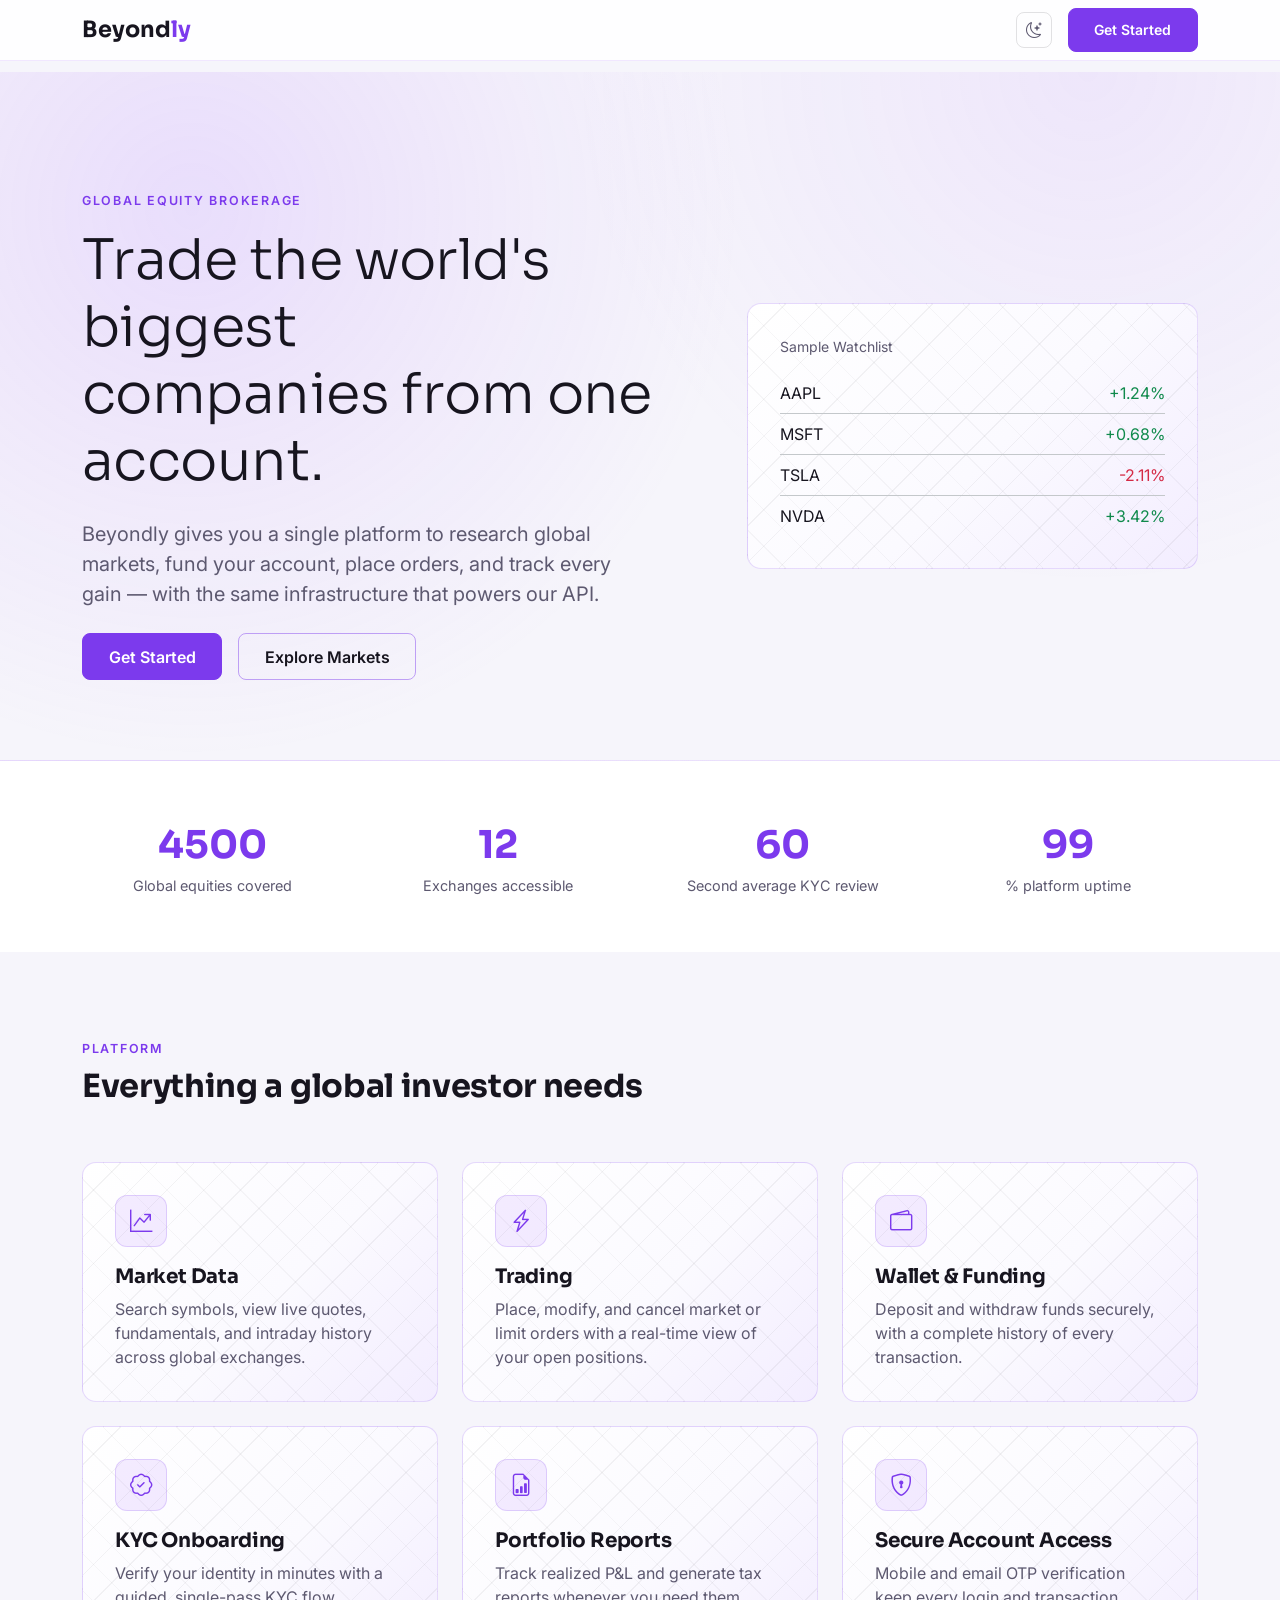
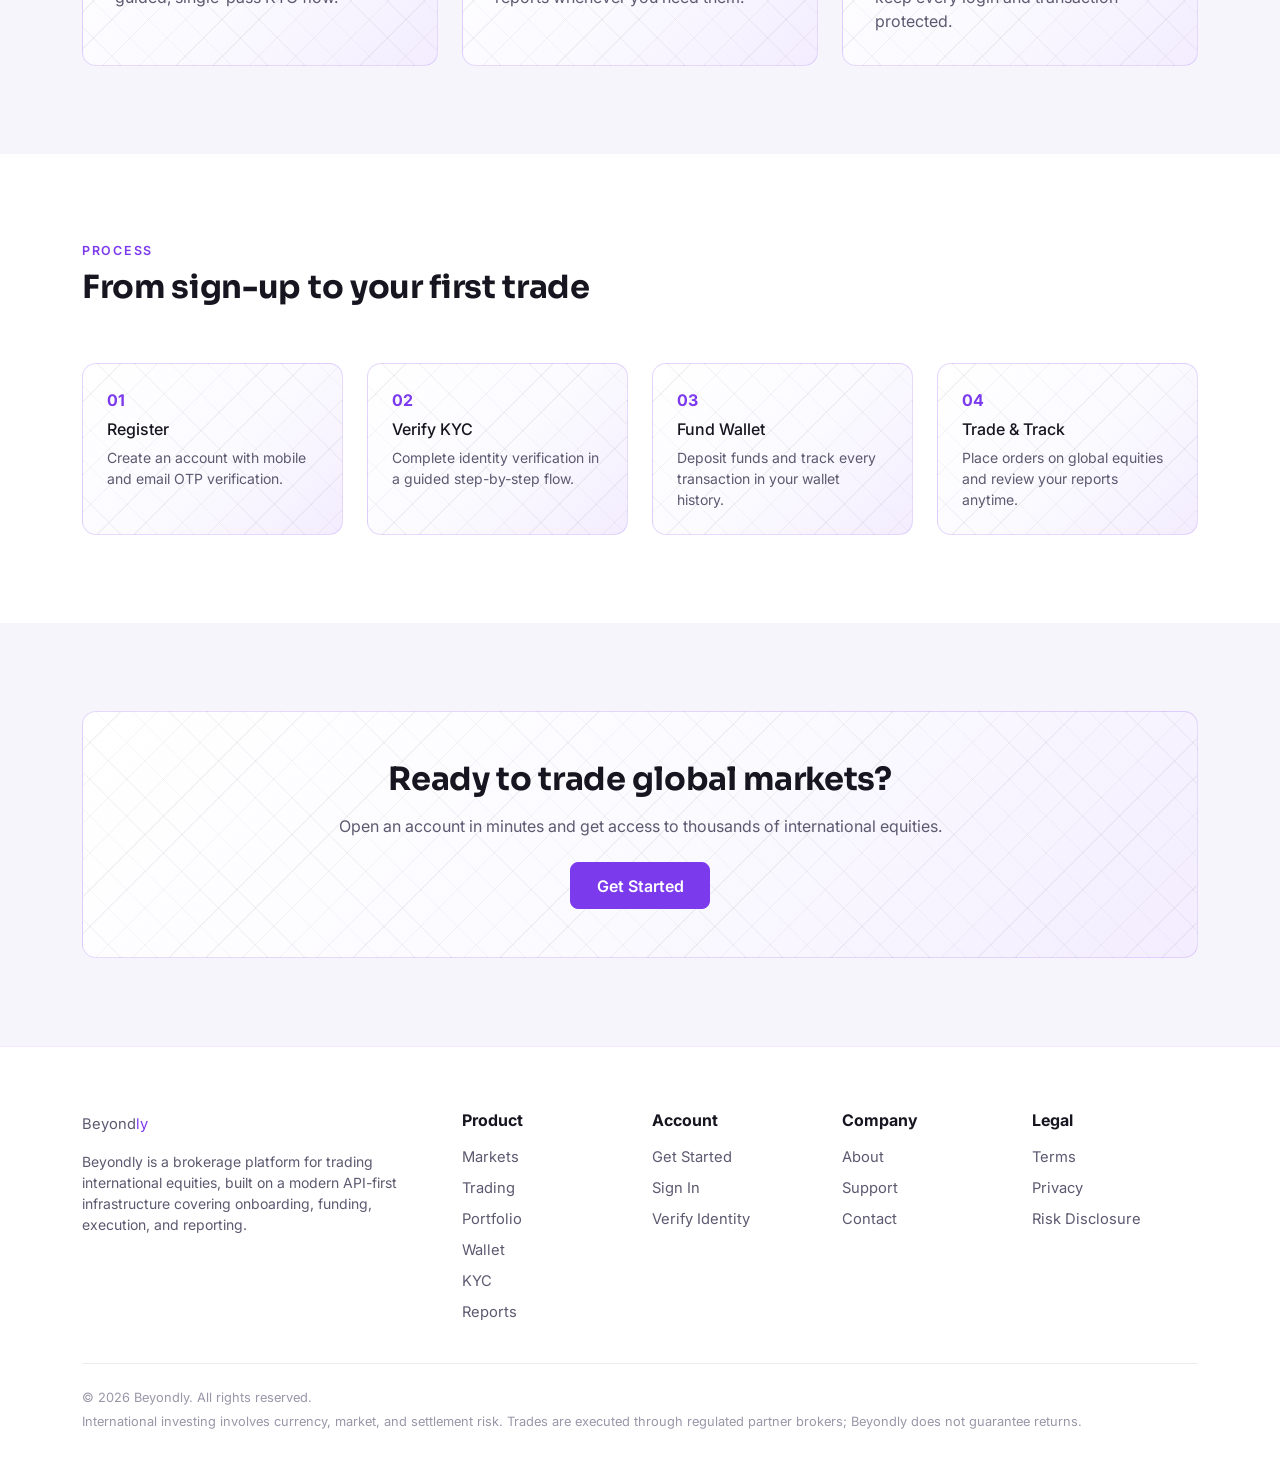
<file: website/index.html>
<!DOCTYPE html>
<html lang="en">
<head>
  <meta charset="UTF-8" />
  <meta name="viewport" content="width=device-width, initial-scale=1.0" />
  <title>Beyondly | US Equity Brokerage</title>
  <link rel="preconnect" href="https://fonts.googleapis.com" />
  <link href="https://fonts.googleapis.com/css2?family=Inter:wght@400;500;600&family=Sora:wght@600;700&display=swap" rel="stylesheet" />
  <link href="https://cdn.jsdelivr.net/npm/bootstrap@5.3.3/dist/css/bootstrap.min.css" rel="stylesheet" />
  <link href="https://cdn.jsdelivr.net/npm/bootstrap-icons@1.11.3/font/bootstrap-icons.min.css" rel="stylesheet" />
  <link href="css/style.css" rel="stylesheet" />
  <script src="js/common/theme.js?v=20261111"></script>
</head>
<body>

  <!-- Navbar -->
  <nav class="navbar navbar-expand-lg navbar-dark fixed-top site-navbar">
    <div class="container">
      <a class="navbar-brand" href="index.html">Beyond<span>ly</span></a>
      <button class="navbar-toggler" type="button" data-bs-toggle="collapse" data-bs-target="#siteNav">
        <span class="navbar-toggler-icon"></span>
      </button>
      <div class="collapse navbar-collapse" id="siteNav">
        <div class="nav-search-slot d-none" id="navSearchItem">
          <form class="nav-search" id="navSearchForm" role="search">
            <i class="bi bi-search nav-search-icon" aria-hidden="true"></i>
            <input type="search" class="form-control nav-search-input" id="navSearchInput" placeholder="Search stocks &amp; ETFs" aria-label="Search stocks and ETFs" autocomplete="off" />
            <kbd class="nav-search-kbd d-none d-xl-inline" title="Press / to search">/</kbd>
          </form>
        </div>
        <ul class="navbar-nav ms-auto align-items-lg-center">
          <li class="nav-item"><a class="nav-link active" href="index.html">Home</a></li>
          <li class="nav-item"><a class="nav-link" href="markets.html">Markets</a></li>
          <li class="nav-item"><a class="nav-link" href="trading.html">Trading</a></li>
          <li class="nav-item"><a class="nav-link" href="portfolio.html">Portfolio</a></li>
          <li class="nav-item"><a class="nav-link" href="wallet.html">Wallet</a></li>
          <li class="nav-item"><a class="nav-link" href="kyc.html">KYC</a></li>
          <li class="nav-item"><a class="nav-link" href="reports.html">Reports</a></li>
          <li class="nav-item ms-lg-2 mt-2 mt-lg-0">
            <button type="button" class="theme-toggle" data-theme-toggle aria-label="Switch theme"><i class="bi bi-sun"></i></button>
          </li>
          <li class="nav-item ms-lg-3 mt-2 mt-lg-0 d-flex align-items-center gap-3"><a class="btn btn-primary-custom btn-sm" href="get-started.html" id="navAuthButton">Get Started</a><a href="#" class="text-muted-custom small d-none" id="navSignOutLink">Sign Out</a></li>
        </ul>
      </div>
    </div>
  </nav>

  <!-- Hero -->
  <header class="hero">
    <div class="container">
      <div class="row align-items-center">
        <div class="col-lg-7">
          <p class="eyebrow mb-3">Global Equity Brokerage</p>
          <h1 class="display-4 mb-4">Trade the world's biggest<br />companies from one account.</h1>
          <p class="fs-5 text-muted-custom mb-4" style="max-width: 560px;">
            Beyondly gives you a single platform to research global markets, fund your account,
            place orders, and track every gain — with the same infrastructure that powers our API.
          </p>
          <div class="d-flex flex-wrap gap-3">
            <a href="get-started.html" class="btn btn-primary-custom">Get Started</a>
            <a href="markets.html" class="btn btn-outline-custom">Explore Markets</a>
          </div>
        </div>
        <div class="col-lg-5 mt-5 mt-lg-0">
          <div class="metal-card">
            <p class="text-muted-custom small mb-3">Sample Watchlist</p>
            <div class="d-flex justify-content-between align-items-center py-2 border-bottom border-secondary-subtle">
              <span>AAPL</span>
              <span class="change-up">+1.24%</span>
            </div>
            <div class="d-flex justify-content-between align-items-center py-2 border-bottom border-secondary-subtle">
              <span>MSFT</span>
              <span class="change-up">+0.68%</span>
            </div>
            <div class="d-flex justify-content-between align-items-center py-2 border-bottom border-secondary-subtle">
              <span>TSLA</span>
              <span class="change-down">-2.11%</span>
            </div>
            <div class="d-flex justify-content-between align-items-center py-2">
              <span>NVDA</span>
              <span class="change-up">+3.42%</span>
            </div>
          </div>
        </div>
      </div>
    </div>
  </header>

  <!-- Stats -->
  <section class="section-tight section-alt">
    <div class="container">
      <div class="row g-4 text-center">
        <div class="col-6 col-lg-3">
          <div class="stat-value" data-target="4500">0</div>
          <div class="stat-label">Global equities covered</div>
        </div>
        <div class="col-6 col-lg-3">
          <div class="stat-value" data-target="12">0</div>
          <div class="stat-label">Exchanges accessible</div>
        </div>
        <div class="col-6 col-lg-3">
          <div class="stat-value" data-target="60">0</div>
          <div class="stat-label">Second average KYC review</div>
        </div>
        <div class="col-6 col-lg-3">
          <div class="stat-value" data-target="99">0</div>
          <div class="stat-label">% platform uptime</div>
        </div>
      </div>
    </div>
  </section>

  <!-- Feature grid -->
  <section class="section">
    <div class="container">
      <div class="row mb-5">
        <div class="col-lg-7">
          <p class="eyebrow mb-2">Platform</p>
          <h2>Everything a global investor needs</h2>
        </div>
      </div>
      <div class="row g-4">
        <div class="col-md-6 col-lg-4">
          <a href="markets.html" class="text-decoration-none">
            <div class="metal-card">
              <div class="metal-icon"><i class="bi bi-graph-up-arrow"></i></div>
              <h5 class="text-white">Market Data</h5>
              <p class="text-muted-custom mb-0">Search symbols, view live quotes, fundamentals, and intraday history across global exchanges.</p>
            </div>
          </a>
        </div>
        <div class="col-md-6 col-lg-4">
          <a href="trading.html" class="text-decoration-none">
            <div class="metal-card">
              <div class="metal-icon"><i class="bi bi-lightning-charge"></i></div>
              <h5 class="text-white">Trading</h5>
              <p class="text-muted-custom mb-0">Place, modify, and cancel market or limit orders with a real-time view of your open positions.</p>
            </div>
          </a>
        </div>
        <div class="col-md-6 col-lg-4">
          <a href="wallet.html" class="text-decoration-none">
            <div class="metal-card">
              <div class="metal-icon"><i class="bi bi-wallet2"></i></div>
              <h5 class="text-white">Wallet & Funding</h5>
              <p class="text-muted-custom mb-0">Deposit and withdraw funds securely, with a complete history of every transaction.</p>
            </div>
          </a>
        </div>
        <div class="col-md-6 col-lg-4">
          <a href="kyc.html" class="text-decoration-none">
            <div class="metal-card">
              <div class="metal-icon"><i class="bi bi-patch-check"></i></div>
              <h5 class="text-white">KYC Onboarding</h5>
              <p class="text-muted-custom mb-0">Verify your identity in minutes with a guided, single-pass KYC flow.</p>
            </div>
          </a>
        </div>
        <div class="col-md-6 col-lg-4">
          <a href="reports.html" class="text-decoration-none">
            <div class="metal-card">
              <div class="metal-icon"><i class="bi bi-file-earmark-bar-graph"></i></div>
              <h5 class="text-white">Portfolio Reports</h5>
              <p class="text-muted-custom mb-0">Track realized P&amp;L and generate tax reports whenever you need them.</p>
            </div>
          </a>
        </div>
        <div class="col-md-6 col-lg-4">
          <a href="get-started.html" class="text-decoration-none">
            <div class="metal-card">
              <div class="metal-icon"><i class="bi bi-shield-lock"></i></div>
              <h5 class="text-white">Secure Account Access</h5>
              <p class="text-muted-custom mb-0">Mobile and email OTP verification keep every login and transaction protected.</p>
            </div>
          </a>
        </div>
      </div>
    </div>
  </section>

  <!-- How it works -->
  <section class="section section-alt">
    <div class="container">
      <div class="row mb-5">
        <div class="col-lg-7">
          <p class="eyebrow mb-2">Process</p>
          <h2>From sign-up to your first trade</h2>
        </div>
      </div>
      <div class="row g-4">
        <div class="col-md-6 col-lg-3">
          <div class="metal-card metal-card--flat">
            <p class="text-primary-custom fw-bold mb-2">01</p>
            <h6 class="text-white">Register</h6>
            <p class="text-muted-custom small mb-0">Create an account with mobile and email OTP verification.</p>
          </div>
        </div>
        <div class="col-md-6 col-lg-3">
          <div class="metal-card metal-card--flat">
            <p class="text-primary-custom fw-bold mb-2">02</p>
            <h6 class="text-white">Verify KYC</h6>
            <p class="text-muted-custom small mb-0">Complete identity verification in a guided step-by-step flow.</p>
          </div>
        </div>
        <div class="col-md-6 col-lg-3">
          <div class="metal-card metal-card--flat">
            <p class="text-primary-custom fw-bold mb-2">03</p>
            <h6 class="text-white">Fund Wallet</h6>
            <p class="text-muted-custom small mb-0">Deposit funds and track every transaction in your wallet history.</p>
          </div>
        </div>
        <div class="col-md-6 col-lg-3">
          <div class="metal-card metal-card--flat">
            <p class="text-primary-custom fw-bold mb-2">04</p>
            <h6 class="text-white">Trade & Track</h6>
            <p class="text-muted-custom small mb-0">Place orders on global equities and review your reports anytime.</p>
          </div>
        </div>
      </div>
    </div>
  </section>

  <!-- CTA -->
  <section class="section">
    <div class="container">
      <div class="metal-card text-center py-5">
        <h2 class="mb-3">Ready to trade global markets?</h2>
        <p class="text-muted-custom mb-4">Open an account in minutes and get access to thousands of international equities.</p>
        <a href="get-started.html" class="btn btn-primary-custom">Get Started</a>
      </div>
    </div>
  </section>

  <!-- Footer -->
  <footer class="site-footer">
    <div class="container">
      <div class="row gy-4">
        <div class="col-lg-4">
          <a class="navbar-brand d-inline-block mb-3" href="index.html">Beyond<span class="text-primary-custom">ly</span></a>
          <p class="text-muted-custom small mb-0">Beyondly is a brokerage platform for trading international equities, built on a modern API-first infrastructure covering onboarding, funding, execution, and reporting.</p>
        </div>
        <div class="col-6 col-lg-2">
          <h6>Product</h6>
          <a href="markets.html">Markets</a>
          <a href="trading.html">Trading</a>
          <a href="portfolio.html">Portfolio</a>
          <a href="wallet.html">Wallet</a>
          <a href="kyc.html">KYC</a>
          <a href="reports.html">Reports</a>
        </div>
        <div class="col-6 col-lg-2">
          <h6>Account</h6>
          <a href="get-started.html">Get Started</a>
          <a href="get-started.html">Sign In</a>
          <a href="kyc.html">Verify Identity</a>
        </div>
        <div class="col-6 col-lg-2">
          <h6>Company</h6>
          <a href="#">About</a>
          <a href="#">Support</a>
          <a href="#">Contact</a>
        </div>
        <div class="col-6 col-lg-2">
          <h6>Legal</h6>
          <a href="#">Terms</a>
          <a href="#">Privacy</a>
          <a href="#">Risk Disclosure</a>
        </div>
      </div>
      <div class="footer-disclaimer">
        <p class="mb-1">&copy; 2026 Beyondly. All rights reserved.</p>
        <p class="mb-0">International investing involves currency, market, and settlement risk. Trades are executed through regulated partner brokers; Beyondly does not guarantee returns.</p>
      </div>
    </div>
  </footer>

  <script src="https://code.jquery.com/jquery-3.7.1.min.js"></script>
  <script src="https://cdn.jsdelivr.net/npm/bootstrap@5.3.3/dist/js/bootstrap.bundle.min.js"></script>
  <script src="js/common/api-client.js"></script>
  <script src="js/common/auth-guard.js"></script>
  <script src="js/common/symbol-autocomplete.js"></script>
  <script src="js/common/navbar.js"></script>
  <script src="js/pages/home.js"></script>
</body>
</html>
</file>
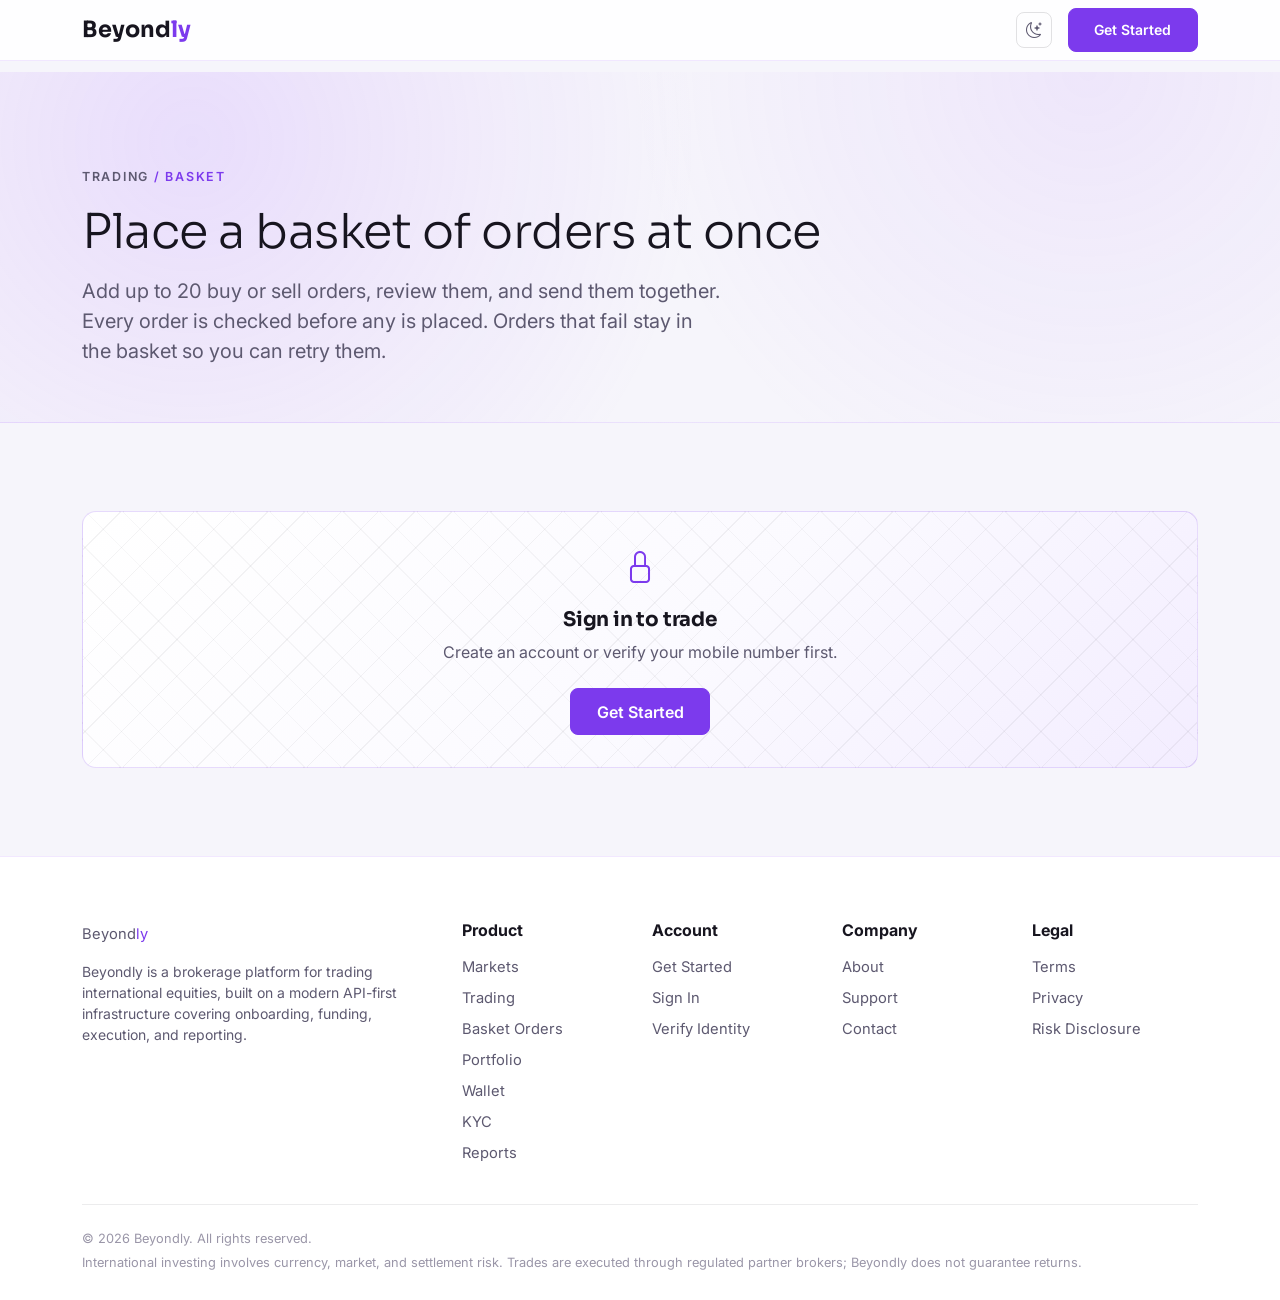
<file: website/basket.html>
<!DOCTYPE html>
<html lang="en">
<head>
  <meta charset="UTF-8" />
  <meta name="viewport" content="width=device-width, initial-scale=1.0" />
  <title>Basket Orders | Beyondly</title>
  <link rel="preconnect" href="https://fonts.googleapis.com" />
  <link href="https://fonts.googleapis.com/css2?family=Inter:wght@400;500;600&family=Sora:wght@600;700&display=swap" rel="stylesheet" />
  <link href="https://cdn.jsdelivr.net/npm/bootstrap@5.3.3/dist/css/bootstrap.min.css" rel="stylesheet" />
  <link href="https://cdn.jsdelivr.net/npm/bootstrap-icons@1.11.3/font/bootstrap-icons.min.css" rel="stylesheet" />
  <link href="css/style.css" rel="stylesheet" />
  <script src="js/common/theme.js?v=20261111"></script>
</head>
<body>

  <!-- Navbar -->
  <nav class="navbar navbar-expand-lg navbar-dark fixed-top site-navbar">
    <div class="container">
      <a class="navbar-brand" href="index.html">Beyond<span>ly</span></a>
      <button class="navbar-toggler" type="button" data-bs-toggle="collapse" data-bs-target="#siteNav">
        <span class="navbar-toggler-icon"></span>
      </button>
      <div class="collapse navbar-collapse" id="siteNav">
        <div class="nav-search-slot d-none" id="navSearchItem">
          <form class="nav-search" id="navSearchForm" role="search">
            <i class="bi bi-search nav-search-icon" aria-hidden="true"></i>
            <input type="search" class="form-control nav-search-input" id="navSearchInput" placeholder="Search stocks &amp; ETFs" aria-label="Search stocks and ETFs" autocomplete="off" />
            <kbd class="nav-search-kbd d-none d-xl-inline" title="Press / to search">/</kbd>
          </form>
        </div>
        <ul class="navbar-nav ms-auto align-items-lg-center">
          <li class="nav-item"><a class="nav-link" href="index.html">Home</a></li>
          <li class="nav-item"><a class="nav-link" href="markets.html">Markets</a></li>
          <li class="nav-item"><a class="nav-link active" href="trading.html">Trading</a></li>
          <li class="nav-item"><a class="nav-link" href="portfolio.html">Portfolio</a></li>
          <li class="nav-item"><a class="nav-link" href="wallet.html">Wallet</a></li>
          <li class="nav-item"><a class="nav-link" href="kyc.html">KYC</a></li>
          <li class="nav-item"><a class="nav-link" href="reports.html">Reports</a></li>
          <li class="nav-item ms-lg-2 mt-2 mt-lg-0">
            <button type="button" class="theme-toggle" data-theme-toggle aria-label="Switch theme"><i class="bi bi-sun"></i></button>
          </li>
          <li class="nav-item ms-lg-3 mt-2 mt-lg-0 d-flex align-items-center gap-3"><a class="btn btn-primary-custom btn-sm" href="get-started.html" id="navAuthButton">Get Started</a><a href="#" class="text-muted-custom small d-none" id="navSignOutLink">Sign Out</a></li>
        </ul>
      </div>
    </div>
  </nav>

  <!-- Hero -->
  <header class="hero hero-sm">
    <div class="container">
      <p class="eyebrow mb-3"><a href="trading.html" class="text-muted-custom">Trading</a> / Basket</p>
      <h1 class="display-5 mb-3">Place a basket of orders at once</h1>
      <p class="fs-5 text-muted-custom mb-0" style="max-width: 640px;">
        Add up to 20 buy or sell orders, review them, and send them together. Every order is checked before any is placed.
        Orders that fail stay in the basket so you can retry them.
      </p>
    </div>
  </header>

  <section class="section">
    <div class="container">

      <!-- Shown when the visitor has no access token yet -->
      <div class="metal-card text-center d-none" id="authRequiredNotice">
        <i class="bi bi-lock text-primary-custom" style="font-size: 2rem;"></i>
        <h5 class="text-white mt-3 mb-2">Sign in to trade</h5>
        <p class="text-muted-custom mb-4">Create an account or verify your mobile number first.</p>
        <a href="get-started.html" class="btn btn-primary-custom">Get Started</a>
      </div>

      <div data-requires-auth>
        <!-- Basket builder -->
        <div class="metal-card metal-card--flat basket-card mb-4">
          <div class="d-flex flex-wrap justify-content-between align-items-center gap-3 mb-4">
            <div>
              <h5 class="text-white mb-1">Your Basket</h5>
              <p class="text-muted-custom small mb-0" id="basketSummary">0 orders</p>
            </div>
            <div class="d-flex align-items-center gap-2">
              <label class="form-label-custom mb-0" for="basketCountryId">Country ID</label>
              <input type="number" id="basketCountryId" min="1" value="1" class="form-control form-control-custom basket-country-input" />
            </div>
          </div>

          <div class="alert alert-danger d-none" id="basketErrorAlert" role="alert"></div>

          <div class="basket-header d-none d-lg-grid">
            <span>Side</span><span>Symbol</span><span>Exchange</span><span>Type</span>
            <span>Qty / Amount</span><span>Limit</span><span>Stop</span><span></span>
          </div>
          <div id="basketLegList"></div>

          <div class="d-flex flex-wrap justify-content-between align-items-center gap-3 mt-4">
            <div class="d-flex gap-2">
              <button type="button" class="btn btn-outline-custom" id="addLegBtn"><i class="bi bi-plus-lg"></i> Add Order</button>
              <button type="button" class="btn btn-link text-muted-custom" id="clearBasketBtn">Clear</button>
            </div>
            <button type="button" class="btn btn-primary-custom px-4" id="reviewBasketBtn">Review Basket</button>
          </div>
        </div>

        <!-- Results of the last submission -->
        <div class="metal-card metal-card--flat basket-card d-none" id="basketResultsCard">
          <div class="d-flex flex-wrap justify-content-between align-items-center gap-2 mb-3">
            <h5 class="text-white mb-0">Last Submission</h5>
            <span class="text-muted-custom small" id="basketResultsSummary"></span>
          </div>
          <div class="table-responsive">
            <table class="table table-custom mb-0">
              <thead>
                <tr><th>Symbol</th><th>Side</th><th>Type</th><th>Qty</th><th>Status</th><th>Broker Ref / Reason</th></tr>
              </thead>
              <tbody id="basketResultsBody"></tbody>
            </table>
          </div>
          <a href="portfolio.html?tab=positions" class="d-inline-block mt-3 small">View all orders in Portfolio →</a>
        </div>
      </div>
    </div>
  </section>

  <!-- One basket leg (cloned per row) -->
  <template id="basketLegTemplate">
    <div class="basket-leg">
      <select class="form-select form-select-custom" data-field="order_type" aria-label="Side">
        <option value="buy">Buy</option>
        <option value="sell">Sell</option>
      </select>
      <div>
        <input type="text" class="form-control form-control-custom" data-field="symbol" placeholder="Symbol, e.g. AAPL" aria-label="Symbol" />
        <div class="field-error" data-error="symbol">Enter a symbol.</div>
      </div>
      <select class="form-select form-select-custom" data-field="exchange_name" aria-label="Exchange">
        <option value="nasdaq">NASDAQ</option>
        <option value="nyse">NYSE</option>
        <option value="bse">BSE</option>
        <option value="nse">NSE</option>
      </select>
      <select class="form-select form-select-custom" data-field="order_category" aria-label="Order type">
        <option value="market_price">Market</option>
        <option value="limit">Limit</option>
        <option value="stop">Stop</option>
        <option value="stop_limit">Stop Limit</option>
        <option value="fractional">Fractional ($)</option>
      </select>
      <div>
        <input type="number" min="0" step="any" class="form-control form-control-custom" data-field="quantity" placeholder="Qty" aria-label="Quantity" />
        <div class="field-error" data-error="quantity">Must be above zero.</div>
      </div>
      <div>
        <input type="number" min="0" step="0.01" class="form-control form-control-custom" data-field="limit_price" placeholder="Limit" aria-label="Limit price" disabled />
        <div class="field-error" data-error="limit_price">Enter a limit price.</div>
      </div>
      <div>
        <input type="number" min="0" step="0.01" class="form-control form-control-custom" data-field="stop_price" placeholder="Stop" aria-label="Stop price" disabled />
        <div class="field-error" data-error="stop_price">Enter a stop price.</div>
      </div>
      <button type="button" class="btn basket-remove-btn" data-action="remove" aria-label="Remove order"><i class="bi bi-x-lg"></i></button>
    </div>
  </template>

  <!-- Confirmation before sending -->
  <div class="modal fade" id="basketConfirmModal" tabindex="-1" aria-hidden="true">
    <div class="modal-dialog modal-dialog-centered modal-lg">
      <div class="modal-content mkt-modal">
        <div class="modal-header border-0">
          <h5 class="modal-title">Confirm Basket</h5>
          <button type="button" class="btn-close btn-close-white" data-bs-dismiss="modal" aria-label="Close"></button>
        </div>
        <div class="modal-body pt-0">
          <p class="text-muted-custom small" id="basketConfirmSummary"></p>
          <div class="table-responsive">
            <table class="table table-custom mb-0">
              <thead><tr><th>Side</th><th>Symbol</th><th>Exchange</th><th>Type</th><th>Qty</th><th>Limit</th><th>Stop</th></tr></thead>
              <tbody id="basketConfirmBody"></tbody>
            </table>
          </div>
        </div>
        <div class="modal-footer border-0">
          <button type="button" class="btn btn-outline-custom" data-bs-dismiss="modal">Back</button>
          <button type="button" class="btn btn-primary-custom" id="placeBasketBtn">Place Orders</button>
        </div>
      </div>
    </div>
  </div>

  <!-- Footer -->
  <footer class="site-footer">
    <div class="container">
      <div class="row gy-4">
        <div class="col-lg-4">
          <a class="navbar-brand d-inline-block mb-3" href="index.html">Beyond<span class="text-primary-custom">ly</span></a>
          <p class="text-muted-custom small mb-0">Beyondly is a brokerage platform for trading international equities, built on a modern API-first infrastructure covering onboarding, funding, execution, and reporting.</p>
        </div>
        <div class="col-6 col-lg-2">
          <h6>Product</h6>
          <a href="markets.html">Markets</a>
          <a href="trading.html">Trading</a>
          <a href="basket.html">Basket Orders</a>
          <a href="portfolio.html">Portfolio</a>
          <a href="wallet.html">Wallet</a>
          <a href="kyc.html">KYC</a>
          <a href="reports.html">Reports</a>
        </div>
        <div class="col-6 col-lg-2">
          <h6>Account</h6>
          <a href="get-started.html">Get Started</a>
          <a href="get-started.html">Sign In</a>
          <a href="kyc.html">Verify Identity</a>
        </div>
        <div class="col-6 col-lg-2">
          <h6>Company</h6>
          <a href="#">About</a>
          <a href="#">Support</a>
          <a href="#">Contact</a>
        </div>
        <div class="col-6 col-lg-2">
          <h6>Legal</h6>
          <a href="#">Terms</a>
          <a href="#">Privacy</a>
          <a href="#">Risk Disclosure</a>
        </div>
      </div>
      <div class="footer-disclaimer">
        <p class="mb-1">&copy; 2026 Beyondly. All rights reserved.</p>
        <p class="mb-0">International investing involves currency, market, and settlement risk. Trades are executed through regulated partner brokers; Beyondly does not guarantee returns.</p>
      </div>
    </div>
  </footer>

  <script src="https://code.jquery.com/jquery-3.7.1.min.js"></script>
  <script src="https://cdn.jsdelivr.net/npm/bootstrap@5.3.3/dist/js/bootstrap.bundle.min.js"></script>
  <script src="js/common/api-client.js"></script>
  <script src="js/common/auth-guard.js"></script>
  <script src="js/common/navbar.js"></script>
  <script src="js/common/symbol-autocomplete.js"></script>
  <script src="js/pages/basket.js"></script>
</body>
</html>
</file>
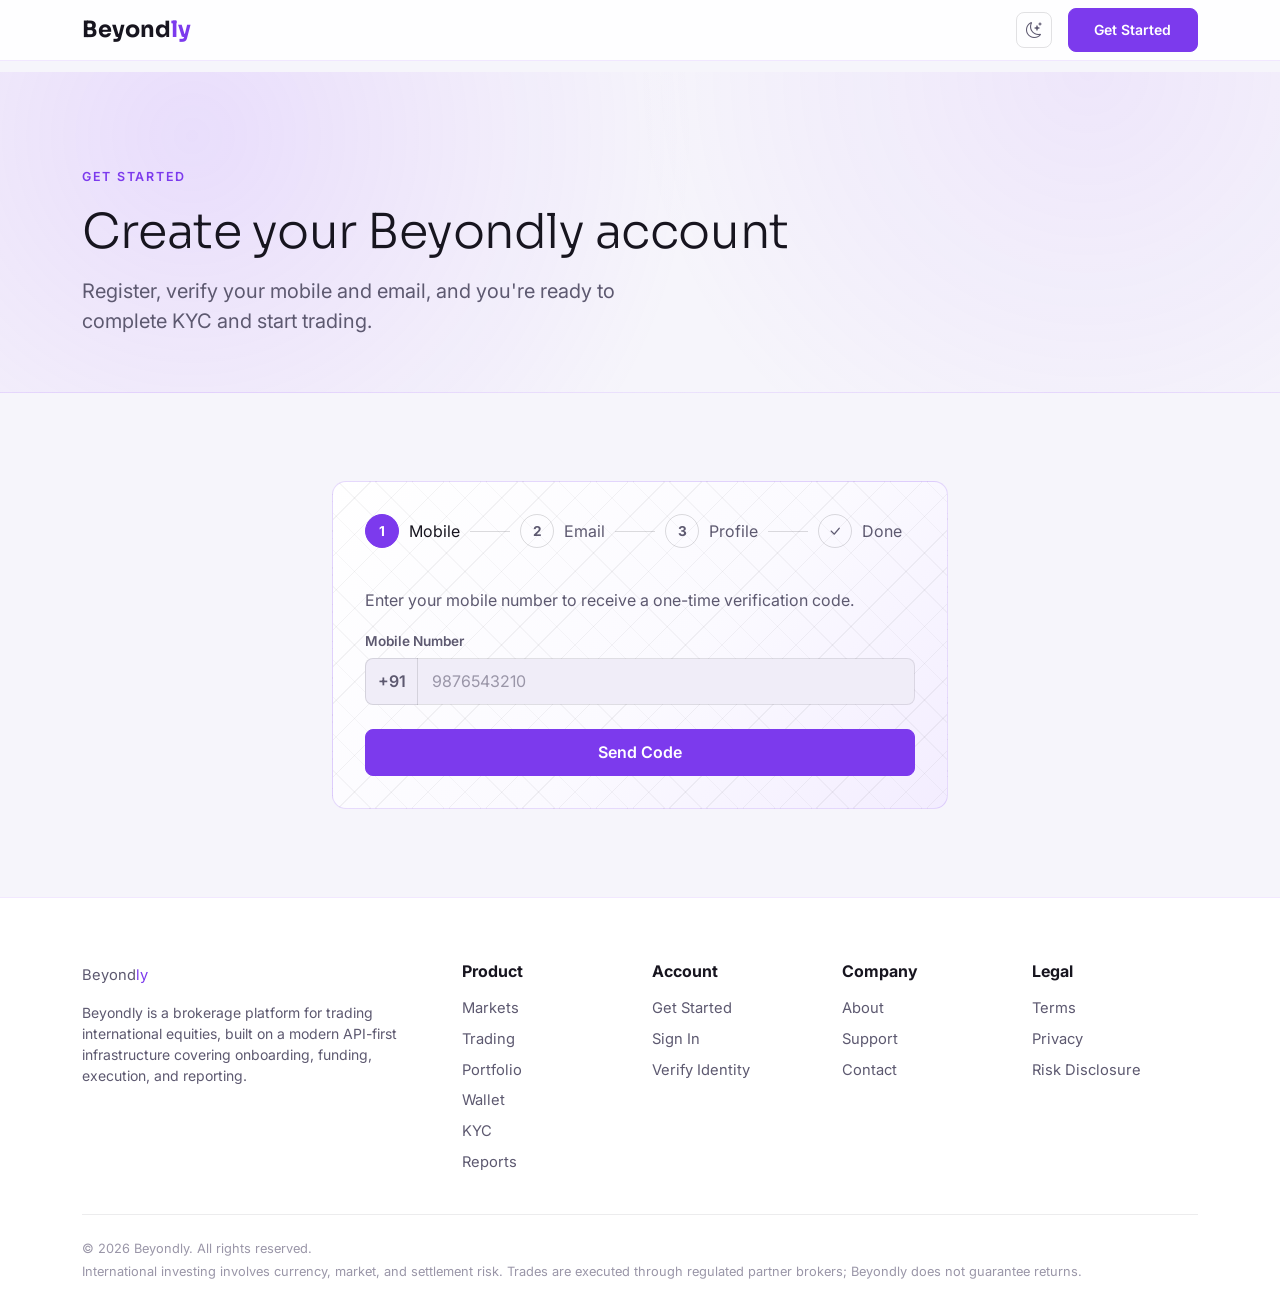
<file: website/get-started.html>
<!DOCTYPE html>
<html lang="en">
<head>
  <meta charset="UTF-8" />
  <meta name="viewport" content="width=device-width, initial-scale=1.0" />
  <title>Get Started | Beyondly</title>
  <link rel="preconnect" href="https://fonts.googleapis.com" />
  <link href="https://fonts.googleapis.com/css2?family=Inter:wght@400;500;600&family=Sora:wght@600;700&display=swap" rel="stylesheet" />
  <link href="https://cdn.jsdelivr.net/npm/bootstrap@5.3.3/dist/css/bootstrap.min.css" rel="stylesheet" />
  <link href="https://cdn.jsdelivr.net/npm/bootstrap-icons@1.11.3/font/bootstrap-icons.min.css" rel="stylesheet" />
  <link href="css/style.css" rel="stylesheet" />
  <script src="js/common/theme.js?v=20261111"></script>
</head>
<body>

  <!-- Navbar -->
  <nav class="navbar navbar-expand-lg navbar-dark fixed-top site-navbar">
    <div class="container">
      <a class="navbar-brand" href="index.html">Beyond<span>ly</span></a>
      <button class="navbar-toggler" type="button" data-bs-toggle="collapse" data-bs-target="#siteNav">
        <span class="navbar-toggler-icon"></span>
      </button>
      <div class="collapse navbar-collapse" id="siteNav">
        <div class="nav-search-slot d-none" id="navSearchItem">
          <form class="nav-search" id="navSearchForm" role="search">
            <i class="bi bi-search nav-search-icon" aria-hidden="true"></i>
            <input type="search" class="form-control nav-search-input" id="navSearchInput" placeholder="Search stocks &amp; ETFs" aria-label="Search stocks and ETFs" autocomplete="off" />
            <kbd class="nav-search-kbd d-none d-xl-inline" title="Press / to search">/</kbd>
          </form>
        </div>
        <ul class="navbar-nav ms-auto align-items-lg-center">
          <li class="nav-item"><a class="nav-link" href="index.html">Home</a></li>
          <li class="nav-item"><a class="nav-link" href="markets.html">Markets</a></li>
          <li class="nav-item"><a class="nav-link" href="trading.html">Trading</a></li>
          <li class="nav-item"><a class="nav-link" href="portfolio.html">Portfolio</a></li>
          <li class="nav-item"><a class="nav-link" href="wallet.html">Wallet</a></li>
          <li class="nav-item"><a class="nav-link" href="kyc.html">KYC</a></li>
          <li class="nav-item"><a class="nav-link" href="reports.html">Reports</a></li>
          <li class="nav-item ms-lg-2 mt-2 mt-lg-0">
            <button type="button" class="theme-toggle" data-theme-toggle aria-label="Switch theme"><i class="bi bi-sun"></i></button>
          </li>
          <li class="nav-item ms-lg-3 mt-2 mt-lg-0 d-flex align-items-center gap-3"><a class="btn btn-primary-custom btn-sm" href="get-started.html" id="navAuthButton">Get Started</a><a href="#" class="text-muted-custom small d-none" id="navSignOutLink">Sign Out</a></li>
        </ul>
      </div>
    </div>
  </nav>

  <!-- Hero -->
  <header class="hero hero-sm">
    <div class="container">
      <p class="eyebrow mb-3">Get Started</p>
      <h1 class="display-5 mb-3">Create your Beyondly account</h1>
      <p class="fs-5 text-muted-custom mb-0" style="max-width: 620px;">
        Register, verify your mobile and email, and you're ready to complete KYC and start trading.
      </p>
    </div>
  </header>

  <section class="section">
    <div class="container" style="max-width: 640px;">
      <div class="metal-card">
        <div class="stepper" id="signupStepper">
          <div class="stepper-step is-active" data-step="1">
            <div class="stepper-circle">1</div>
            <span class="d-none d-sm-inline">Mobile</span>
          </div>
          <div class="stepper-line"></div>
          <div class="stepper-step" data-step="2">
            <div class="stepper-circle">2</div>
            <span class="d-none d-sm-inline">Email</span>
          </div>
          <div class="stepper-line"></div>
          <div class="stepper-step" data-step="3">
            <div class="stepper-circle">3</div>
            <span class="d-none d-sm-inline">Profile</span>
          </div>
          <div class="stepper-line"></div>
          <div class="stepper-step" data-step="4">
            <div class="stepper-circle"><i class="bi bi-check-lg"></i></div>
            <span class="d-none d-sm-inline">Done</span>
          </div>
        </div>

        <div class="alert alert-danger d-none" id="signupErrorAlert" role="alert"></div>

        <!-- Step 1a: Enter mobile number -->
        <div id="phoneEntryPanel">
          <p class="text-muted-custom mb-3">Enter your mobile number to receive a one-time verification code.</p>
          <div class="mb-3">
            <label class="form-label-custom" for="signupPhone">Mobile Number</label>
            <div class="input-group phone-input-group">
              <span class="input-group-text phone-country-code" id="signupPhonePrefix">+91</span>
              <input type="tel" id="signupPhone" class="form-control form-control-custom" placeholder="9876543210" maxlength="10" inputmode="numeric" autocomplete="tel-national" aria-describedby="signupPhonePrefix" />
            </div>
            <div class="field-error" id="signupPhoneError">Enter a valid 10-digit Indian mobile number, e.g. 9876543210.</div>
          </div>
          <button type="button" class="btn btn-primary-custom w-100 mt-2" id="sendPhoneOtpBtn">Send Code</button>
        </div>

        <!-- Step 1b: Verify mobile OTP -->
        <div id="phoneOtpPanel" class="d-none">
          <p class="text-muted-custom mb-3">Enter the code sent to <span id="maskedPhoneDisplay" class="text-white fw-semibold"></span></p>
          <div class="mb-3">
            <input type="text" id="phoneOtpInput" maxlength="8" class="form-control form-control-custom" placeholder="Enter code" />
            <div class="field-error" id="phoneOtpError">Enter the code you received.</div>
          </div>
          <button type="button" class="btn btn-primary-custom w-100 mb-2" id="verifyPhoneOtpBtn">Verify Mobile</button>
          <button type="button" class="btn btn-outline-custom w-100" id="resendPhoneOtpBtn">Resend Code</button>
        </div>

        <!-- Step 2a: Enter email -->
        <div id="emailEntryPanel" class="d-none">
          <p class="text-muted-custom mb-3">Your mobile is verified. Now add your email address.</p>
          <div class="mb-3">
            <label class="form-label-custom" for="signupEmail">Email</label>
            <input type="email" id="signupEmail" class="form-control form-control-custom" placeholder="jane@example.com" />
            <div class="field-error" id="signupEmailError">Enter a valid email address.</div>
          </div>
          <button type="button" class="btn btn-primary-custom w-100 mt-2" id="sendEmailOtpBtn">Send Code</button>
        </div>

        <!-- Step 2b: Verify email OTP -->
        <div id="emailOtpPanel" class="d-none">
          <p class="text-muted-custom mb-3">Enter the code sent to <span id="maskedEmailDisplay" class="text-white fw-semibold"></span></p>
          <div class="mb-3">
            <input type="text" id="emailOtpInput" maxlength="8" class="form-control form-control-custom" placeholder="Enter code" />
            <div class="field-error" id="emailOtpError">Enter the code you received.</div>
          </div>
          <button type="button" class="btn btn-primary-custom w-100 mb-2" id="verifyEmailOtpBtn">Verify Email</button>
          <button type="button" class="btn btn-outline-custom w-100" id="resendEmailOtpBtn">Resend Code</button>
        </div>

        <!-- Step 3: Profile + broker registration -->
        <div id="profilePanel" class="d-none">
          <p class="text-muted-custom mb-3">Your email is verified. Add your PAN to finish registration.</p>
          <form id="profileForm" novalidate>
            <div class="mb-3">
              <label class="form-label-custom" for="profilePan">PAN Number</label>
              <input type="text" id="profilePan" maxlength="10" class="form-control form-control-custom" placeholder="ABCDE1234F" />
              <div class="field-error" id="profilePanError">Enter a valid PAN, e.g. ABCDE1234F.</div>
              <p class="text-muted-custom small mt-1 mb-0">We verify this against your legal name before your account is created.</p>
            </div>
            <button type="submit" class="btn btn-primary-custom w-100 mt-2">Create Account</button>
          </form>
        </div>

        <!-- Step 4: Done -->
        <div id="signupDonePanel" class="d-none text-center py-3">
          <i class="bi bi-check-circle text-primary-custom" style="font-size: 2.2rem;"></i>
          <h5 class="text-white mt-3 mb-2">Your account is ready</h5>
          <p class="text-muted-custom mb-4">Next, complete KYC verification so you can fund your account and start trading.</p>
          <a href="kyc.html" class="btn btn-primary-custom w-100">Continue to KYC Verification</a>
        </div>

        <!-- Shown if OTP verification returns a PIN token (returning, KYC-verified user) -->
        <div id="pinNotSupportedPanel" class="d-none text-center py-3">
          <i class="bi bi-shield-lock text-primary-custom" style="font-size: 2.2rem;"></i>
          <h5 class="text-white mt-3 mb-2">Welcome back</h5>
          <p class="text-muted-custom mb-0">This account already has a PIN set up. PIN sign-in isn't available on this site yet.</p>
        </div>
      </div>
    </div>
  </section>

  <!-- Footer -->
  <footer class="site-footer">
    <div class="container">
      <div class="row gy-4">
        <div class="col-lg-4">
          <a class="navbar-brand d-inline-block mb-3" href="index.html">Beyond<span class="text-primary-custom">ly</span></a>
          <p class="text-muted-custom small mb-0">Beyondly is a brokerage platform for trading international equities, built on a modern API-first infrastructure covering onboarding, funding, execution, and reporting.</p>
        </div>
        <div class="col-6 col-lg-2">
          <h6>Product</h6>
          <a href="markets.html">Markets</a>
          <a href="trading.html">Trading</a>
          <a href="portfolio.html">Portfolio</a>
          <a href="wallet.html">Wallet</a>
          <a href="kyc.html">KYC</a>
          <a href="reports.html">Reports</a>
        </div>
        <div class="col-6 col-lg-2">
          <h6>Account</h6>
          <a href="get-started.html">Get Started</a>
          <a href="get-started.html">Sign In</a>
          <a href="kyc.html">Verify Identity</a>
        </div>
        <div class="col-6 col-lg-2">
          <h6>Company</h6>
          <a href="#">About</a>
          <a href="#">Support</a>
          <a href="#">Contact</a>
        </div>
        <div class="col-6 col-lg-2">
          <h6>Legal</h6>
          <a href="#">Terms</a>
          <a href="#">Privacy</a>
          <a href="#">Risk Disclosure</a>
        </div>
      </div>
      <div class="footer-disclaimer">
        <p class="mb-1">&copy; 2026 Beyondly. All rights reserved.</p>
        <p class="mb-0">International investing involves currency, market, and settlement risk. Trades are executed through regulated partner brokers; Beyondly does not guarantee returns.</p>
      </div>
    </div>
  </footer>

  <script src="https://code.jquery.com/jquery-3.7.1.min.js"></script>
  <script src="https://cdn.jsdelivr.net/npm/bootstrap@5.3.3/dist/js/bootstrap.bundle.min.js"></script>
  <script src="js/common/api-client.js"></script>
  <script src="js/common/auth-guard.js"></script>
  <script src="js/common/symbol-autocomplete.js"></script>
  <script src="js/common/navbar.js"></script>
  <script src="js/pages/get-started.js"></script>
</body>
</html>
</file>
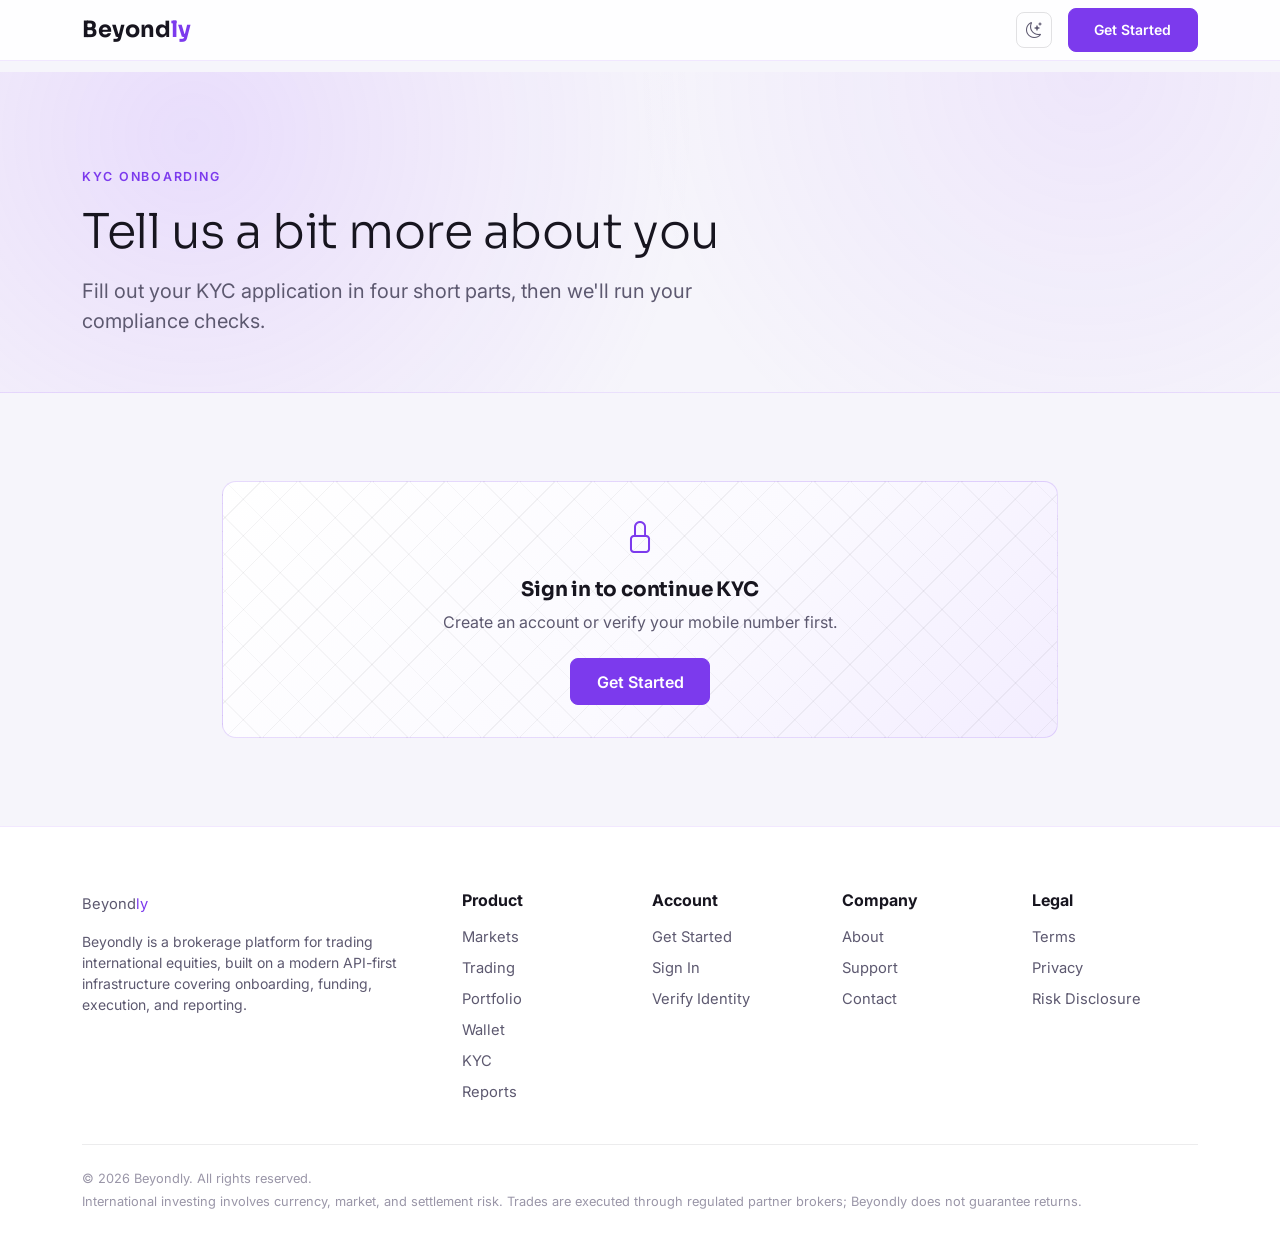
<file: website/kyc-form-1.html>
<!DOCTYPE html>
<html lang="en">
<head>
  <meta charset="UTF-8" />
  <meta name="viewport" content="width=device-width, initial-scale=1.0" />
  <title>Complete KYC | Beyondly</title>
  <link rel="preconnect" href="https://fonts.googleapis.com" />
  <link href="https://fonts.googleapis.com/css2?family=Inter:wght@400;500;600&family=Sora:wght@600;700&family=Dancing+Script:wght@500&display=swap" rel="stylesheet" />
  <link href="https://cdn.jsdelivr.net/npm/bootstrap@5.3.3/dist/css/bootstrap.min.css" rel="stylesheet" />
  <link href="https://cdn.jsdelivr.net/npm/bootstrap-icons@1.11.3/font/bootstrap-icons.min.css" rel="stylesheet" />
  <link href="css/style.css" rel="stylesheet" />
  <script src="js/common/theme.js?v=20261111"></script>
</head>
<body>

  <!-- Navbar -->
  <nav class="navbar navbar-expand-lg navbar-dark fixed-top site-navbar">
    <div class="container">
      <a class="navbar-brand" href="index.html">Beyond<span>ly</span></a>
      <button class="navbar-toggler" type="button" data-bs-toggle="collapse" data-bs-target="#siteNav">
        <span class="navbar-toggler-icon"></span>
      </button>
      <div class="collapse navbar-collapse" id="siteNav">
        <div class="nav-search-slot d-none" id="navSearchItem">
          <form class="nav-search" id="navSearchForm" role="search">
            <i class="bi bi-search nav-search-icon" aria-hidden="true"></i>
            <input type="search" class="form-control nav-search-input" id="navSearchInput" placeholder="Search stocks &amp; ETFs" aria-label="Search stocks and ETFs" autocomplete="off" />
            <kbd class="nav-search-kbd d-none d-xl-inline" title="Press / to search">/</kbd>
          </form>
        </div>
        <ul class="navbar-nav ms-auto align-items-lg-center">
          <li class="nav-item"><a class="nav-link" href="index.html">Home</a></li>
          <li class="nav-item"><a class="nav-link" href="markets.html">Markets</a></li>
          <li class="nav-item"><a class="nav-link" href="trading.html">Trading</a></li>
          <li class="nav-item"><a class="nav-link" href="portfolio.html">Portfolio</a></li>
          <li class="nav-item"><a class="nav-link" href="wallet.html">Wallet</a></li>
          <li class="nav-item"><a class="nav-link active" href="kyc.html">KYC</a></li>
          <li class="nav-item"><a class="nav-link" href="reports.html">Reports</a></li>
          <li class="nav-item ms-lg-2 mt-2 mt-lg-0">
            <button type="button" class="theme-toggle" data-theme-toggle aria-label="Switch theme"><i class="bi bi-sun"></i></button>
          </li>
          <li class="nav-item ms-lg-3 mt-2 mt-lg-0 d-flex align-items-center gap-3"><a class="btn btn-primary-custom btn-sm" href="get-started.html" id="navAuthButton">Get Started</a><a href="#" class="text-muted-custom small d-none" id="navSignOutLink">Sign Out</a></li>
        </ul>
      </div>
    </div>
  </nav>

  <!-- Hero -->
  <header class="hero hero-sm">
    <div class="container">
      <p class="eyebrow mb-3">KYC Onboarding</p>
      <h1 class="display-5 mb-3">Tell us a bit more about you</h1>
      <p class="fs-5 text-muted-custom mb-0" style="max-width: 620px;">
        Fill out your KYC application in four short parts, then we'll run your compliance checks.
      </p>
    </div>
  </header>

  <section class="section">
    <div class="container" style="max-width: 860px;">

      <!-- Shown when the visitor has no access token yet -->
      <div class="metal-card text-center d-none" id="authRequiredNotice">
        <i class="bi bi-lock text-primary-custom" style="font-size: 2rem;"></i>
        <h5 class="text-white mt-3 mb-2">Sign in to continue KYC</h5>
        <p class="text-muted-custom mb-4">Create an account or verify your mobile number first.</p>
        <a href="get-started.html" class="btn btn-primary-custom">Get Started</a>
      </div>

      <div class="metal-card" data-requires-auth>
        <div class="alert alert-danger d-none" id="kycFormErrorAlert" role="alert"></div>

        <!-- Loading state while the form is fetched -->
        <div id="kycFormLoading" class="text-center py-4">
          <div class="spinner-border text-primary-custom" role="status">
            <span class="visually-hidden">Loading...</span>
          </div>
          <p class="text-muted-custom mt-3 mb-0">Loading your KYC form...</p>
        </div>

        <!-- Multi-part form, filled in once loaded -->
        <div id="kycFormPanel" class="d-none">
          <div class="kyc-progress" id="kycStepper"></div>

          <form id="kycPartForm" novalidate>
            <h5 class="text-white mb-3" id="kycPartTitle">—</h5>
            <div id="kycPartFields"></div>

            <div class="d-flex justify-content-between mt-4">
              <button type="button" class="btn btn-outline-custom d-none" id="kycPartBackBtn">Back</button>
              <button type="submit" class="btn btn-primary-custom ms-auto" id="kycPartNextBtn">Next</button>
            </div>
          </form>
        </div>

        <!-- Running the compliance checks -->
        <div id="kycComplianceLoading" class="text-center py-4 d-none">
          <div class="spinner-border text-primary-custom" role="status">
            <span class="visually-hidden">Loading...</span>
          </div>
          <p class="text-muted-custom mt-3 mb-0">Running your compliance checks...</p>
        </div>

        <!-- Done -->
        <div id="kycDonePanel" class="d-none text-center py-3">
          <i class="bi bi-check-circle text-primary-custom" style="font-size: 2rem;"></i>
          <h5 class="text-white mt-3 mb-2">KYC submitted</h5>
          <p class="text-muted-custom mb-4" id="kycDoneMessage">
            Your details have been sent for compliance review.
          </p>
          <a href="kyc.html" class="btn btn-primary-custom">View KYC Status</a>
        </div>
      </div>
    </div>
  </section>

  <!-- Footer -->
  <footer class="site-footer">
    <div class="container">
      <div class="row gy-4">
        <div class="col-lg-4">
          <a class="navbar-brand d-inline-block mb-3" href="index.html">Beyond<span class="text-primary-custom">ly</span></a>
          <p class="text-muted-custom small mb-0">Beyondly is a brokerage platform for trading international equities, built on a modern API-first infrastructure covering onboarding, funding, execution, and reporting.</p>
        </div>
        <div class="col-6 col-lg-2">
          <h6>Product</h6>
          <a href="markets.html">Markets</a>
          <a href="trading.html">Trading</a>
          <a href="portfolio.html">Portfolio</a>
          <a href="wallet.html">Wallet</a>
          <a href="kyc.html">KYC</a>
          <a href="reports.html">Reports</a>
        </div>
        <div class="col-6 col-lg-2">
          <h6>Account</h6>
          <a href="get-started.html">Get Started</a>
          <a href="get-started.html">Sign In</a>
          <a href="kyc.html">Verify Identity</a>
        </div>
        <div class="col-6 col-lg-2">
          <h6>Company</h6>
          <a href="#">About</a>
          <a href="#">Support</a>
          <a href="#">Contact</a>
        </div>
        <div class="col-6 col-lg-2">
          <h6>Legal</h6>
          <a href="#">Terms</a>
          <a href="#">Privacy</a>
          <a href="#">Risk Disclosure</a>
        </div>
      </div>
      <div class="footer-disclaimer">
        <p class="mb-1">&copy; 2026 Beyondly. All rights reserved.</p>
        <p class="mb-0">International investing involves currency, market, and settlement risk. Trades are executed through regulated partner brokers; Beyondly does not guarantee returns.</p>
      </div>
    </div>
  </footer>

  <script src="https://code.jquery.com/jquery-3.7.1.min.js"></script>
  <script src="https://cdn.jsdelivr.net/npm/bootstrap@5.3.3/dist/js/bootstrap.bundle.min.js"></script>
  <script src="js/common/api-client.js?v=20261029"></script>
  <script src="js/common/auth-guard.js"></script>
  <script src="js/common/symbol-autocomplete.js"></script>
  <script src="js/common/navbar.js"></script>
  <script src="js/pages/kyc-form.js?v=20261029"></script>
  <script src="js/pages/kyc-form-1.js?v=20261029"></script>
</body>
</html>
</file>
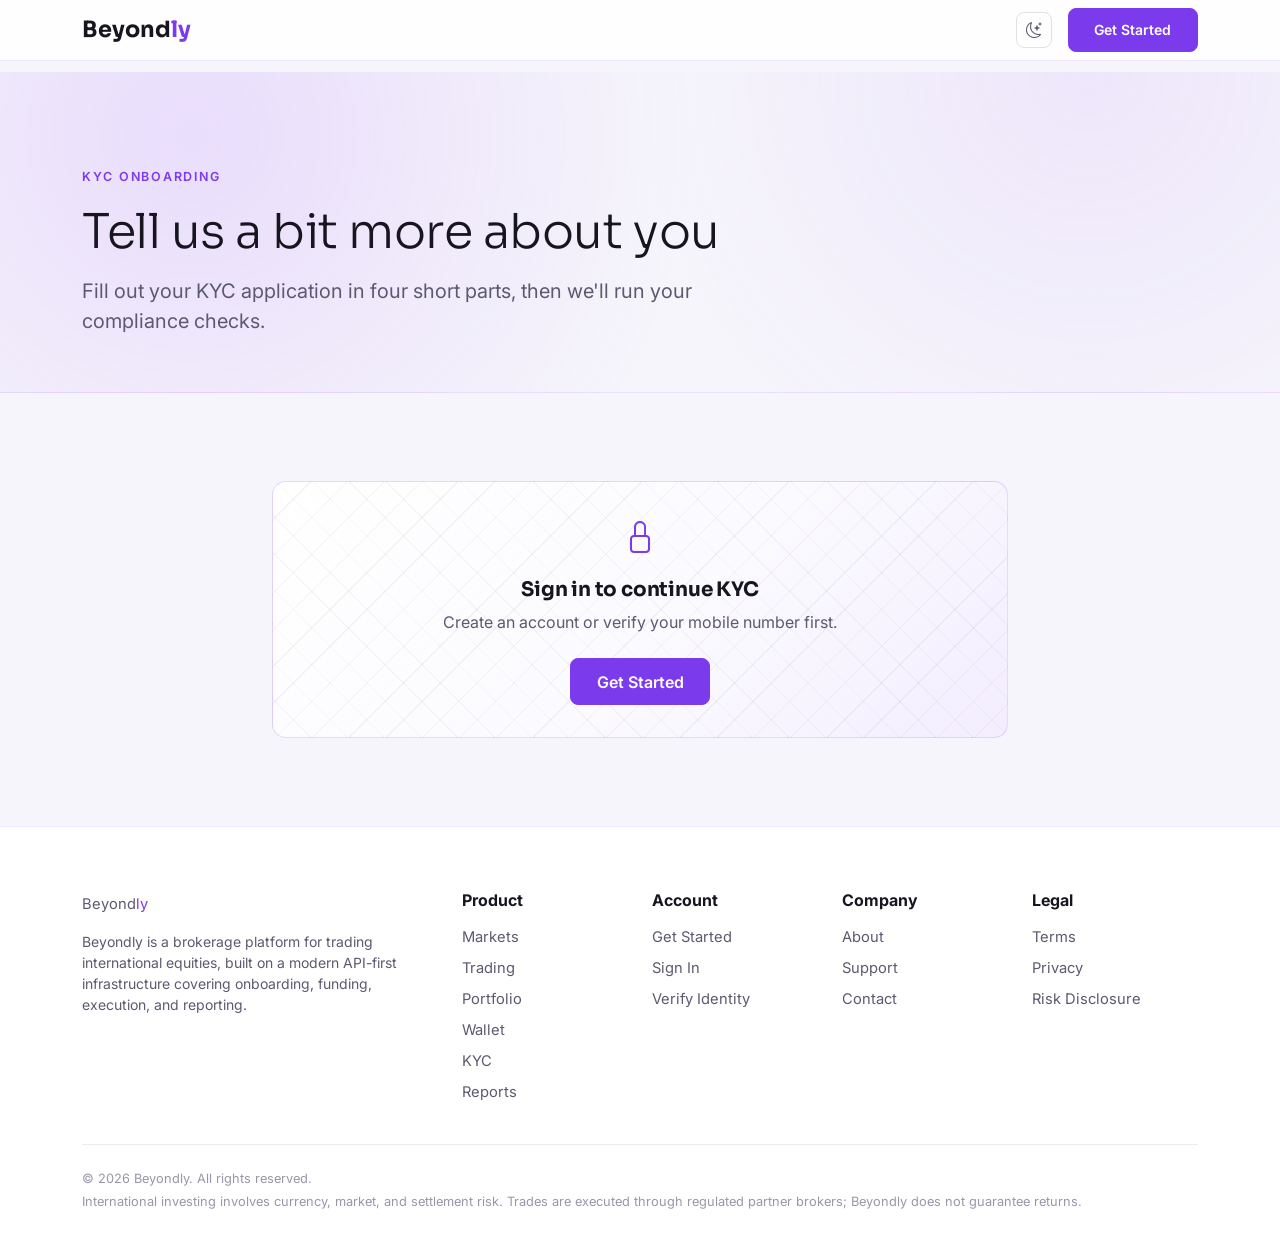
<file: website/kyc-form.html>
<!DOCTYPE html>
<html lang="en">
<head>
  <meta charset="UTF-8" />
  <meta name="viewport" content="width=device-width, initial-scale=1.0" />
  <title>Complete KYC | Beyondly</title>
  <link rel="preconnect" href="https://fonts.googleapis.com" />
  <link href="https://fonts.googleapis.com/css2?family=Inter:wght@400;500;600&family=Sora:wght@600;700&display=swap" rel="stylesheet" />
  <link href="https://cdn.jsdelivr.net/npm/bootstrap@5.3.3/dist/css/bootstrap.min.css" rel="stylesheet" />
  <link href="https://cdn.jsdelivr.net/npm/bootstrap-icons@1.11.3/font/bootstrap-icons.min.css" rel="stylesheet" />
  <link href="css/style.css" rel="stylesheet" />
  <script src="js/common/theme.js?v=20261111"></script>
</head>
<body>

  <!-- Navbar -->
  <nav class="navbar navbar-expand-lg navbar-dark fixed-top site-navbar">
    <div class="container">
      <a class="navbar-brand" href="index.html">Beyond<span>ly</span></a>
      <button class="navbar-toggler" type="button" data-bs-toggle="collapse" data-bs-target="#siteNav">
        <span class="navbar-toggler-icon"></span>
      </button>
      <div class="collapse navbar-collapse" id="siteNav">
        <div class="nav-search-slot d-none" id="navSearchItem">
          <form class="nav-search" id="navSearchForm" role="search">
            <i class="bi bi-search nav-search-icon" aria-hidden="true"></i>
            <input type="search" class="form-control nav-search-input" id="navSearchInput" placeholder="Search stocks &amp; ETFs" aria-label="Search stocks and ETFs" autocomplete="off" />
            <kbd class="nav-search-kbd d-none d-xl-inline" title="Press / to search">/</kbd>
          </form>
        </div>
        <ul class="navbar-nav ms-auto align-items-lg-center">
          <li class="nav-item"><a class="nav-link" href="index.html">Home</a></li>
          <li class="nav-item"><a class="nav-link" href="markets.html">Markets</a></li>
          <li class="nav-item"><a class="nav-link" href="trading.html">Trading</a></li>
          <li class="nav-item"><a class="nav-link" href="portfolio.html">Portfolio</a></li>
          <li class="nav-item"><a class="nav-link" href="wallet.html">Wallet</a></li>
          <li class="nav-item"><a class="nav-link active" href="kyc.html">KYC</a></li>
          <li class="nav-item"><a class="nav-link" href="reports.html">Reports</a></li>
          <li class="nav-item ms-lg-2 mt-2 mt-lg-0">
            <button type="button" class="theme-toggle" data-theme-toggle aria-label="Switch theme"><i class="bi bi-sun"></i></button>
          </li>
          <li class="nav-item ms-lg-3 mt-2 mt-lg-0 d-flex align-items-center gap-3"><a class="btn btn-primary-custom btn-sm" href="get-started.html" id="navAuthButton">Get Started</a><a href="#" class="text-muted-custom small d-none" id="navSignOutLink">Sign Out</a></li>
        </ul>
      </div>
    </div>
  </nav>

  <!-- Hero -->
  <header class="hero hero-sm">
    <div class="container">
      <p class="eyebrow mb-3">KYC Onboarding</p>
      <h1 class="display-5 mb-3">Tell us a bit more about you</h1>
      <p class="fs-5 text-muted-custom mb-0" style="max-width: 620px;">
        Fill out your KYC application in four short parts, then we'll run your compliance checks.
      </p>
    </div>
  </header>

  <section class="section">
    <div class="container" style="max-width: 760px;">

      <!-- Shown when the visitor has no access token yet -->
      <div class="metal-card text-center d-none" id="authRequiredNotice">
        <i class="bi bi-lock text-primary-custom" style="font-size: 2rem;"></i>
        <h5 class="text-white mt-3 mb-2">Sign in to continue KYC</h5>
        <p class="text-muted-custom mb-4">Create an account or verify your mobile number first.</p>
        <a href="get-started.html" class="btn btn-primary-custom">Get Started</a>
      </div>

      <div class="metal-card" data-requires-auth>
        <div class="alert alert-danger d-none" id="kycFormErrorAlert" role="alert"></div>

        <!-- Loading state while the form is fetched -->
        <div id="kycFormLoading" class="text-center py-4">
          <div class="spinner-border text-primary-custom" role="status">
            <span class="visually-hidden">Loading...</span>
          </div>
          <p class="text-muted-custom mt-3 mb-0">Loading your KYC form...</p>
        </div>

        <!-- Multi-part form, filled in once loaded -->
        <div id="kycFormPanel" class="d-none">
          <div class="stepper" id="kycStepper"></div>

          <form id="kycPartForm" novalidate>
            <h5 class="text-white mb-3" id="kycPartTitle">—</h5>
            <div id="kycPartFields"></div>

            <div class="d-flex justify-content-between mt-4">
              <button type="button" class="btn btn-outline-custom d-none" id="kycPartBackBtn">Back</button>
              <button type="submit" class="btn btn-primary-custom ms-auto" id="kycPartNextBtn">Next</button>
            </div>
          </form>
        </div>

        <!-- Running the compliance checks -->
        <div id="kycComplianceLoading" class="text-center py-4 d-none">
          <div class="spinner-border text-primary-custom" role="status">
            <span class="visually-hidden">Loading...</span>
          </div>
          <p class="text-muted-custom mt-3 mb-0">Running your compliance checks...</p>
        </div>

        <!-- Done -->
        <div id="kycDonePanel" class="d-none text-center py-3">
          <i class="bi bi-check-circle text-primary-custom" style="font-size: 2rem;"></i>
          <h5 class="text-white mt-3 mb-2">KYC submitted</h5>
          <p class="text-muted-custom mb-4" id="kycDoneMessage">
            Your details have been sent for compliance review.
          </p>
          <a href="kyc.html" class="btn btn-primary-custom">View KYC Status</a>
        </div>
      </div>
    </div>
  </section>

  <!-- Footer -->
  <footer class="site-footer">
    <div class="container">
      <div class="row gy-4">
        <div class="col-lg-4">
          <a class="navbar-brand d-inline-block mb-3" href="index.html">Beyond<span class="text-primary-custom">ly</span></a>
          <p class="text-muted-custom small mb-0">Beyondly is a brokerage platform for trading international equities, built on a modern API-first infrastructure covering onboarding, funding, execution, and reporting.</p>
        </div>
        <div class="col-6 col-lg-2">
          <h6>Product</h6>
          <a href="markets.html">Markets</a>
          <a href="trading.html">Trading</a>
          <a href="portfolio.html">Portfolio</a>
          <a href="wallet.html">Wallet</a>
          <a href="kyc.html">KYC</a>
          <a href="reports.html">Reports</a>
        </div>
        <div class="col-6 col-lg-2">
          <h6>Account</h6>
          <a href="get-started.html">Get Started</a>
          <a href="get-started.html">Sign In</a>
          <a href="kyc.html">Verify Identity</a>
        </div>
        <div class="col-6 col-lg-2">
          <h6>Company</h6>
          <a href="#">About</a>
          <a href="#">Support</a>
          <a href="#">Contact</a>
        </div>
        <div class="col-6 col-lg-2">
          <h6>Legal</h6>
          <a href="#">Terms</a>
          <a href="#">Privacy</a>
          <a href="#">Risk Disclosure</a>
        </div>
      </div>
      <div class="footer-disclaimer">
        <p class="mb-1">&copy; 2026 Beyondly. All rights reserved.</p>
        <p class="mb-0">International investing involves currency, market, and settlement risk. Trades are executed through regulated partner brokers; Beyondly does not guarantee returns.</p>
      </div>
    </div>
  </footer>

  <script src="https://code.jquery.com/jquery-3.7.1.min.js"></script>
  <script src="https://cdn.jsdelivr.net/npm/bootstrap@5.3.3/dist/js/bootstrap.bundle.min.js"></script>
  <script src="js/common/api-client.js"></script>
  <script src="js/common/auth-guard.js"></script>
  <script src="js/common/symbol-autocomplete.js"></script>
  <script src="js/common/navbar.js"></script>
  <script src="js/pages/kyc-form.js"></script>
</body>
</html>
</file>
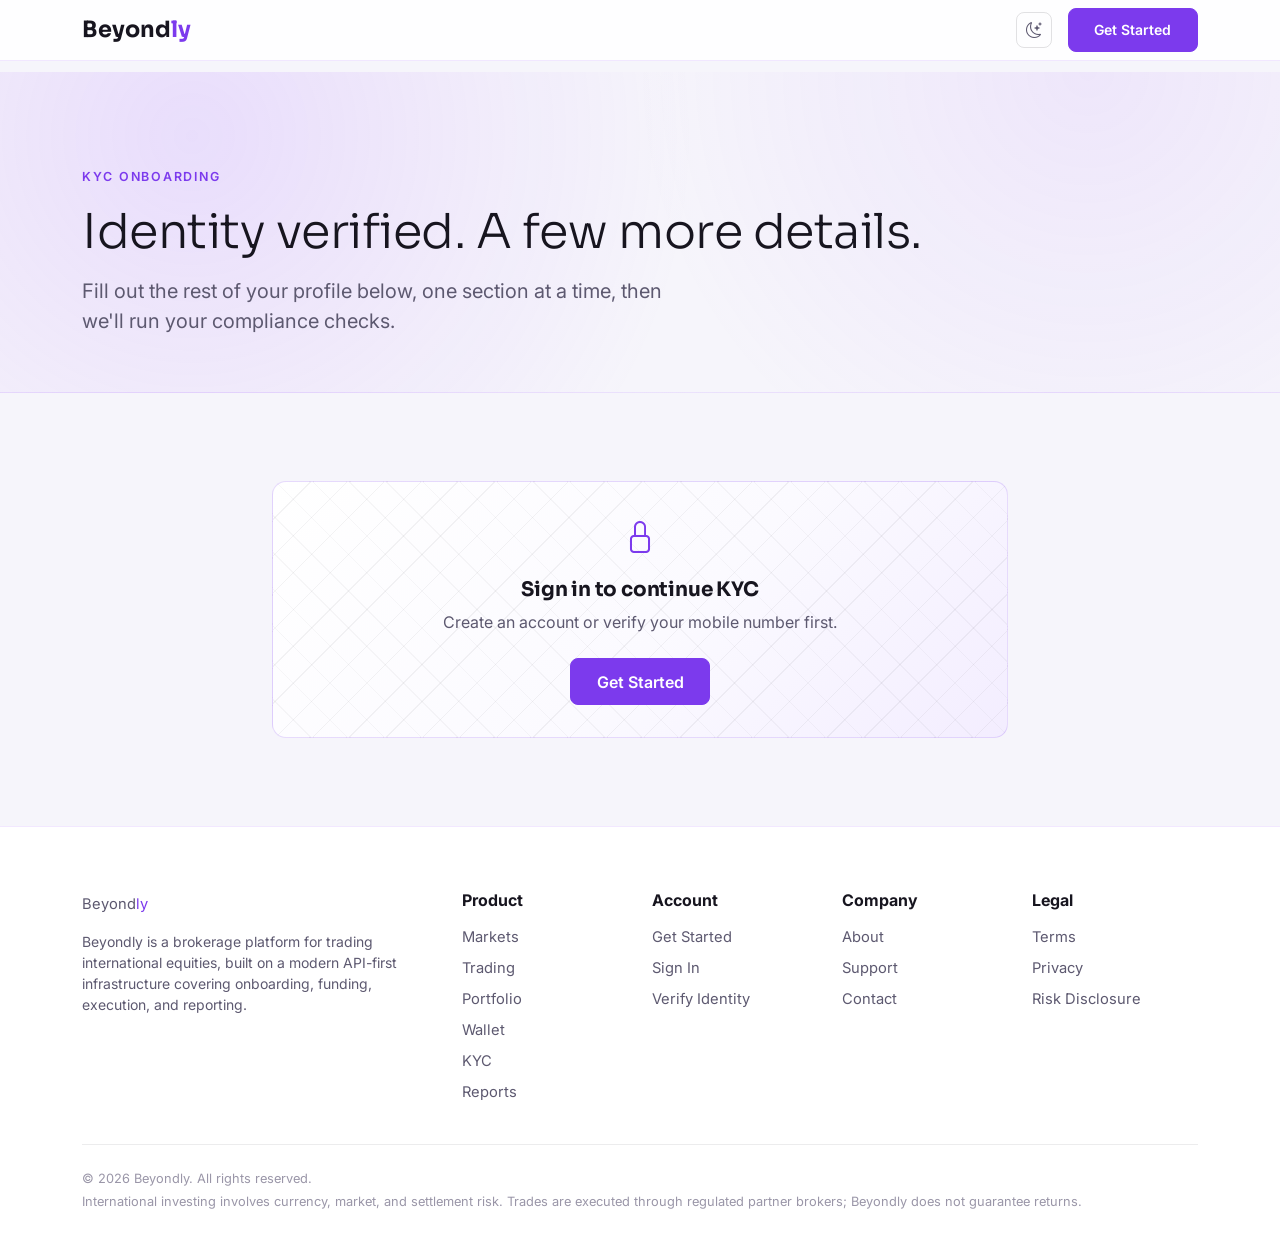
<file: website/kyc-success.html>
<!DOCTYPE html>
<html lang="en">
<head>
  <meta charset="UTF-8" />
  <meta name="viewport" content="width=device-width, initial-scale=1.0" />
  <title>Complete KYC | Beyondly</title>
  <link rel="preconnect" href="https://fonts.googleapis.com" />
  <link href="https://fonts.googleapis.com/css2?family=Inter:wght@400;500;600&family=Sora:wght@600;700&display=swap" rel="stylesheet" />
  <link href="https://cdn.jsdelivr.net/npm/bootstrap@5.3.3/dist/css/bootstrap.min.css" rel="stylesheet" />
  <link href="https://cdn.jsdelivr.net/npm/bootstrap-icons@1.11.3/font/bootstrap-icons.min.css" rel="stylesheet" />
  <link href="css/style.css" rel="stylesheet" />
  <script src="js/common/theme.js?v=20261111"></script>
</head>
<body>

  <!-- Navbar -->
  <nav class="navbar navbar-expand-lg navbar-dark fixed-top site-navbar">
    <div class="container">
      <a class="navbar-brand" href="index.html">Beyond<span>ly</span></a>
      <button class="navbar-toggler" type="button" data-bs-toggle="collapse" data-bs-target="#siteNav">
        <span class="navbar-toggler-icon"></span>
      </button>
      <div class="collapse navbar-collapse" id="siteNav">
        <div class="nav-search-slot d-none" id="navSearchItem">
          <form class="nav-search" id="navSearchForm" role="search">
            <i class="bi bi-search nav-search-icon" aria-hidden="true"></i>
            <input type="search" class="form-control nav-search-input" id="navSearchInput" placeholder="Search stocks &amp; ETFs" aria-label="Search stocks and ETFs" autocomplete="off" />
            <kbd class="nav-search-kbd d-none d-xl-inline" title="Press / to search">/</kbd>
          </form>
        </div>
        <ul class="navbar-nav ms-auto align-items-lg-center">
          <li class="nav-item"><a class="nav-link" href="index.html">Home</a></li>
          <li class="nav-item"><a class="nav-link" href="markets.html">Markets</a></li>
          <li class="nav-item"><a class="nav-link" href="trading.html">Trading</a></li>
          <li class="nav-item"><a class="nav-link" href="portfolio.html">Portfolio</a></li>
          <li class="nav-item"><a class="nav-link" href="wallet.html">Wallet</a></li>
          <li class="nav-item"><a class="nav-link active" href="kyc.html">KYC</a></li>
          <li class="nav-item"><a class="nav-link" href="reports.html">Reports</a></li>
          <li class="nav-item ms-lg-2 mt-2 mt-lg-0">
            <button type="button" class="theme-toggle" data-theme-toggle aria-label="Switch theme"><i class="bi bi-sun"></i></button>
          </li>
          <li class="nav-item ms-lg-3 mt-2 mt-lg-0 d-flex align-items-center gap-3"><a class="btn btn-primary-custom btn-sm" href="get-started.html" id="navAuthButton">Get Started</a><a href="#" class="text-muted-custom small d-none" id="navSignOutLink">Sign Out</a></li>
        </ul>
      </div>
    </div>
  </nav>

  <!-- Hero -->
  <header class="hero hero-sm">
    <div class="container">
      <p class="eyebrow mb-3">KYC Onboarding</p>
      <h1 class="display-5 mb-3">Identity verified. A few more details.</h1>
      <p class="fs-5 text-muted-custom mb-0" style="max-width: 620px;">
        Fill out the rest of your profile below, one section at a time, then we'll run your compliance checks.
      </p>
    </div>
  </header>

  <section class="section">
    <div class="container" style="max-width: 760px;">

      <!-- Shown when the visitor has no access token yet -->
      <div class="metal-card text-center d-none" id="authRequiredNotice">
        <i class="bi bi-lock text-primary-custom" style="font-size: 2rem;"></i>
        <h5 class="text-white mt-3 mb-2">Sign in to continue KYC</h5>
        <p class="text-muted-custom mb-4">Create an account or verify your mobile number first.</p>
        <a href="get-started.html" class="btn btn-primary-custom">Get Started</a>
      </div>

      <div class="metal-card" data-requires-auth>
        <div class="alert alert-danger d-none" id="kycFormErrorAlert" role="alert"></div>

        <!-- Loading state while the form is fetched -->
        <div id="kycFormLoading" class="text-center py-4">
          <div class="spinner-border text-primary-custom" role="status">
            <span class="visually-hidden">Loading...</span>
          </div>
          <p class="text-muted-custom mt-3 mb-0">Loading your KYC form...</p>
        </div>

        <!-- Multi-part form, filled in once loaded -->
        <div id="kycFormPanel" class="d-none">
          <div class="stepper" id="kycStepper"></div>

          <form id="kycPartForm" novalidate>
            <h5 class="text-white mb-3" id="kycPartTitle">—</h5>
            <div id="kycPartFields"></div>

            <div class="d-flex justify-content-between mt-4">
              <button type="button" class="btn btn-outline-custom d-none" id="kycPartBackBtn">Back</button>
              <button type="submit" class="btn btn-primary-custom ms-auto" id="kycPartNextBtn">Next</button>
            </div>
          </form>
        </div>

        <!-- Running the compliance checks -->
        <div id="kycComplianceLoading" class="text-center py-4 d-none">
          <div class="spinner-border text-primary-custom" role="status">
            <span class="visually-hidden">Loading...</span>
          </div>
          <p class="text-muted-custom mt-3 mb-0">Running your compliance checks...</p>
        </div>

        <!-- Done -->
        <div id="kycDonePanel" class="d-none text-center py-3">
          <i class="bi bi-check-circle text-primary-custom" style="font-size: 2rem;"></i>
          <h5 class="text-white mt-3 mb-2">KYC submitted</h5>
          <p class="text-muted-custom mb-4" id="kycDoneMessage">
            Your details have been sent for compliance review.
          </p>
          <a href="kyc.html" class="btn btn-primary-custom">View KYC Status</a>
        </div>
      </div>
    </div>
  </section>

  <!-- Footer -->
  <footer class="site-footer">
    <div class="container">
      <div class="row gy-4">
        <div class="col-lg-4">
          <a class="navbar-brand d-inline-block mb-3" href="index.html">Beyond<span class="text-primary-custom">ly</span></a>
          <p class="text-muted-custom small mb-0">Beyondly is a brokerage platform for trading international equities, built on a modern API-first infrastructure covering onboarding, funding, execution, and reporting.</p>
        </div>
        <div class="col-6 col-lg-2">
          <h6>Product</h6>
          <a href="markets.html">Markets</a>
          <a href="trading.html">Trading</a>
          <a href="portfolio.html">Portfolio</a>
          <a href="wallet.html">Wallet</a>
          <a href="kyc.html">KYC</a>
          <a href="reports.html">Reports</a>
        </div>
        <div class="col-6 col-lg-2">
          <h6>Account</h6>
          <a href="get-started.html">Get Started</a>
          <a href="get-started.html">Sign In</a>
          <a href="kyc.html">Verify Identity</a>
        </div>
        <div class="col-6 col-lg-2">
          <h6>Company</h6>
          <a href="#">About</a>
          <a href="#">Support</a>
          <a href="#">Contact</a>
        </div>
        <div class="col-6 col-lg-2">
          <h6>Legal</h6>
          <a href="#">Terms</a>
          <a href="#">Privacy</a>
          <a href="#">Risk Disclosure</a>
        </div>
      </div>
      <div class="footer-disclaimer">
        <p class="mb-1">&copy; 2026 Beyondly. All rights reserved.</p>
        <p class="mb-0">International investing involves currency, market, and settlement risk. Trades are executed through regulated partner brokers; Beyondly does not guarantee returns.</p>
      </div>
    </div>
  </footer>

  <script src="https://code.jquery.com/jquery-3.7.1.min.js"></script>
  <script src="https://cdn.jsdelivr.net/npm/bootstrap@5.3.3/dist/js/bootstrap.bundle.min.js"></script>
  <script src="js/common/api-client.js"></script>
  <script src="js/common/auth-guard.js"></script>
  <script src="js/common/symbol-autocomplete.js"></script>
  <script src="js/common/navbar.js"></script>
  <script src="js/pages/kyc-success.js"></script>
</body>
</html>
</file>
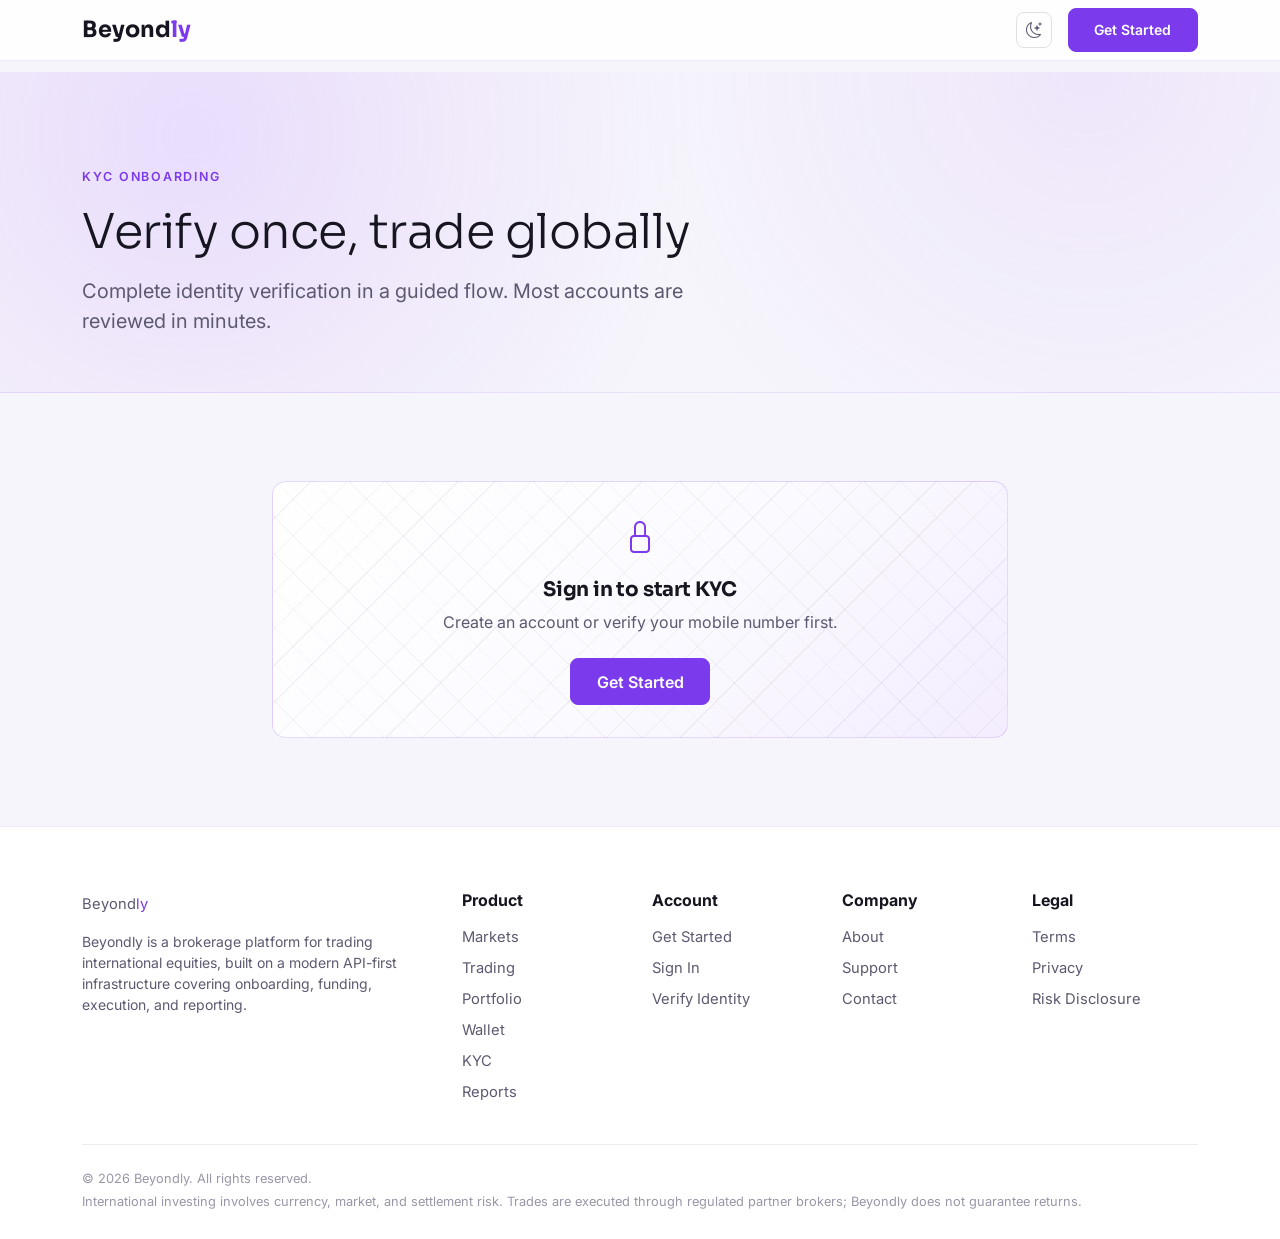
<file: website/kyc.html>
<!DOCTYPE html>
<html lang="en">
<head>
  <meta charset="UTF-8" />
  <meta name="viewport" content="width=device-width, initial-scale=1.0" />
  <title>KYC Verification | Beyondly</title>
  <link rel="preconnect" href="https://fonts.googleapis.com" />
  <link href="https://fonts.googleapis.com/css2?family=Inter:wght@400;500;600&family=Sora:wght@600;700&display=swap" rel="stylesheet" />
  <link href="https://cdn.jsdelivr.net/npm/bootstrap@5.3.3/dist/css/bootstrap.min.css" rel="stylesheet" />
  <link href="https://cdn.jsdelivr.net/npm/bootstrap-icons@1.11.3/font/bootstrap-icons.min.css" rel="stylesheet" />
  <link href="css/style.css" rel="stylesheet" />
  <script src="js/common/theme.js?v=20261111"></script>
</head>
<body>

  <!-- Navbar -->
  <nav class="navbar navbar-expand-lg navbar-dark fixed-top site-navbar">
    <div class="container">
      <a class="navbar-brand" href="index.html">Beyond<span>ly</span></a>
      <button class="navbar-toggler" type="button" data-bs-toggle="collapse" data-bs-target="#siteNav">
        <span class="navbar-toggler-icon"></span>
      </button>
      <div class="collapse navbar-collapse" id="siteNav">
        <div class="nav-search-slot d-none" id="navSearchItem">
          <form class="nav-search" id="navSearchForm" role="search">
            <i class="bi bi-search nav-search-icon" aria-hidden="true"></i>
            <input type="search" class="form-control nav-search-input" id="navSearchInput" placeholder="Search stocks &amp; ETFs" aria-label="Search stocks and ETFs" autocomplete="off" />
            <kbd class="nav-search-kbd d-none d-xl-inline" title="Press / to search">/</kbd>
          </form>
        </div>
        <ul class="navbar-nav ms-auto align-items-lg-center">
          <li class="nav-item"><a class="nav-link" href="index.html">Home</a></li>
          <li class="nav-item"><a class="nav-link" href="markets.html">Markets</a></li>
          <li class="nav-item"><a class="nav-link" href="trading.html">Trading</a></li>
          <li class="nav-item"><a class="nav-link" href="portfolio.html">Portfolio</a></li>
          <li class="nav-item"><a class="nav-link" href="wallet.html">Wallet</a></li>
          <li class="nav-item"><a class="nav-link active" href="kyc.html">KYC</a></li>
          <li class="nav-item"><a class="nav-link" href="reports.html">Reports</a></li>
          <li class="nav-item ms-lg-2 mt-2 mt-lg-0">
            <button type="button" class="theme-toggle" data-theme-toggle aria-label="Switch theme"><i class="bi bi-sun"></i></button>
          </li>
          <li class="nav-item ms-lg-3 mt-2 mt-lg-0 d-flex align-items-center gap-3"><a class="btn btn-primary-custom btn-sm" href="get-started.html" id="navAuthButton">Get Started</a><a href="#" class="text-muted-custom small d-none" id="navSignOutLink">Sign Out</a></li>
        </ul>
      </div>
    </div>
  </nav>

  <!-- Hero -->
  <header class="hero hero-sm">
    <div class="container">
      <p class="eyebrow mb-3">KYC Onboarding</p>
      <h1 class="display-5 mb-3">Verify once, trade globally</h1>
      <p class="fs-5 text-muted-custom mb-0" style="max-width: 620px;">
        Complete identity verification in a guided flow. Most accounts are reviewed in minutes.
      </p>
    </div>
  </header>

  <section class="section">
    <div class="container" style="max-width: 760px;">

      <!-- Shown when the visitor has no access token yet -->
      <div class="metal-card text-center d-none" id="authRequiredNotice">
        <i class="bi bi-lock text-primary-custom" style="font-size: 2rem;"></i>
        <h5 class="text-white mt-3 mb-2">Sign in to start KYC</h5>
        <p class="text-muted-custom mb-4">Create an account or verify your mobile number first.</p>
        <a href="get-started.html" class="btn btn-primary-custom">Get Started</a>
      </div>

      <div class="metal-card" data-requires-auth>
        <div class="alert alert-danger d-none" id="kycErrorAlert" role="alert"></div>

        <div class="d-flex justify-content-between align-items-start mb-4 flex-wrap gap-2">
          <h5 class="text-white mb-0">Verification Status</h5>
          <span class="pill pill-pending d-none" id="kycStatusPill">—</span>
        </div>

        <!-- No application started yet -->
        <div id="kycStartPanel">
          <p class="text-muted-custom mb-4">
            Start your KYC application. You'll be redirected to our verification partner to
            complete identity checks, then you can come back here to check your status.
          </p>
          <button type="button" class="btn btn-primary-custom" id="kycStartBtn">Start Verification</button>
        </div>

        <!-- Application exists: show status + actions -->
        <div id="kycApplicationPanel" class="d-none">
          <div class="row g-3 mb-4">
            <div class="col-md-6">
              <p class="text-muted-custom small mb-1">Application ID</p>
              <p class="mb-0 fw-semibold" id="kycApplicationId">—</p>
            </div>
            <div class="col-md-6">
              <p class="text-muted-custom small mb-1">Last Updated</p>
              <p class="mb-0 fw-semibold" id="kycUpdatedAt">—</p>
            </div>
          </div>
          <div class="d-flex flex-wrap gap-2">
            <a href="#" target="_blank" rel="noopener" class="btn btn-primary-custom d-none" id="kycContinueLink">Continue Identity Verification</a>
            <button type="button" class="btn btn-outline-custom" id="kycRefreshStatusBtn">Refresh Status</button>
          </div>
        </div>
      </div>
    </div>
  </section>

  <!-- Footer -->
  <footer class="site-footer">
    <div class="container">
      <div class="row gy-4">
        <div class="col-lg-4">
          <a class="navbar-brand d-inline-block mb-3" href="index.html">Beyond<span class="text-primary-custom">ly</span></a>
          <p class="text-muted-custom small mb-0">Beyondly is a brokerage platform for trading international equities, built on a modern API-first infrastructure covering onboarding, funding, execution, and reporting.</p>
        </div>
        <div class="col-6 col-lg-2">
          <h6>Product</h6>
          <a href="markets.html">Markets</a>
          <a href="trading.html">Trading</a>
          <a href="portfolio.html">Portfolio</a>
          <a href="wallet.html">Wallet</a>
          <a href="kyc.html">KYC</a>
          <a href="reports.html">Reports</a>
        </div>
        <div class="col-6 col-lg-2">
          <h6>Account</h6>
          <a href="get-started.html">Get Started</a>
          <a href="get-started.html">Sign In</a>
          <a href="kyc.html">Verify Identity</a>
        </div>
        <div class="col-6 col-lg-2">
          <h6>Company</h6>
          <a href="#">About</a>
          <a href="#">Support</a>
          <a href="#">Contact</a>
        </div>
        <div class="col-6 col-lg-2">
          <h6>Legal</h6>
          <a href="#">Terms</a>
          <a href="#">Privacy</a>
          <a href="#">Risk Disclosure</a>
        </div>
      </div>
      <div class="footer-disclaimer">
        <p class="mb-1">&copy; 2026 Beyondly. All rights reserved.</p>
        <p class="mb-0">International investing involves currency, market, and settlement risk. Trades are executed through regulated partner brokers; Beyondly does not guarantee returns.</p>
      </div>
    </div>
  </footer>

  <script src="https://code.jquery.com/jquery-3.7.1.min.js"></script>
  <script src="https://cdn.jsdelivr.net/npm/bootstrap@5.3.3/dist/js/bootstrap.bundle.min.js"></script>
  <script src="js/common/api-client.js"></script>
  <script src="js/common/auth-guard.js"></script>
  <script src="js/common/symbol-autocomplete.js"></script>
  <script src="js/common/navbar.js"></script>
  <script src="js/pages/kyc.js"></script>
</body>
</html>
</file>
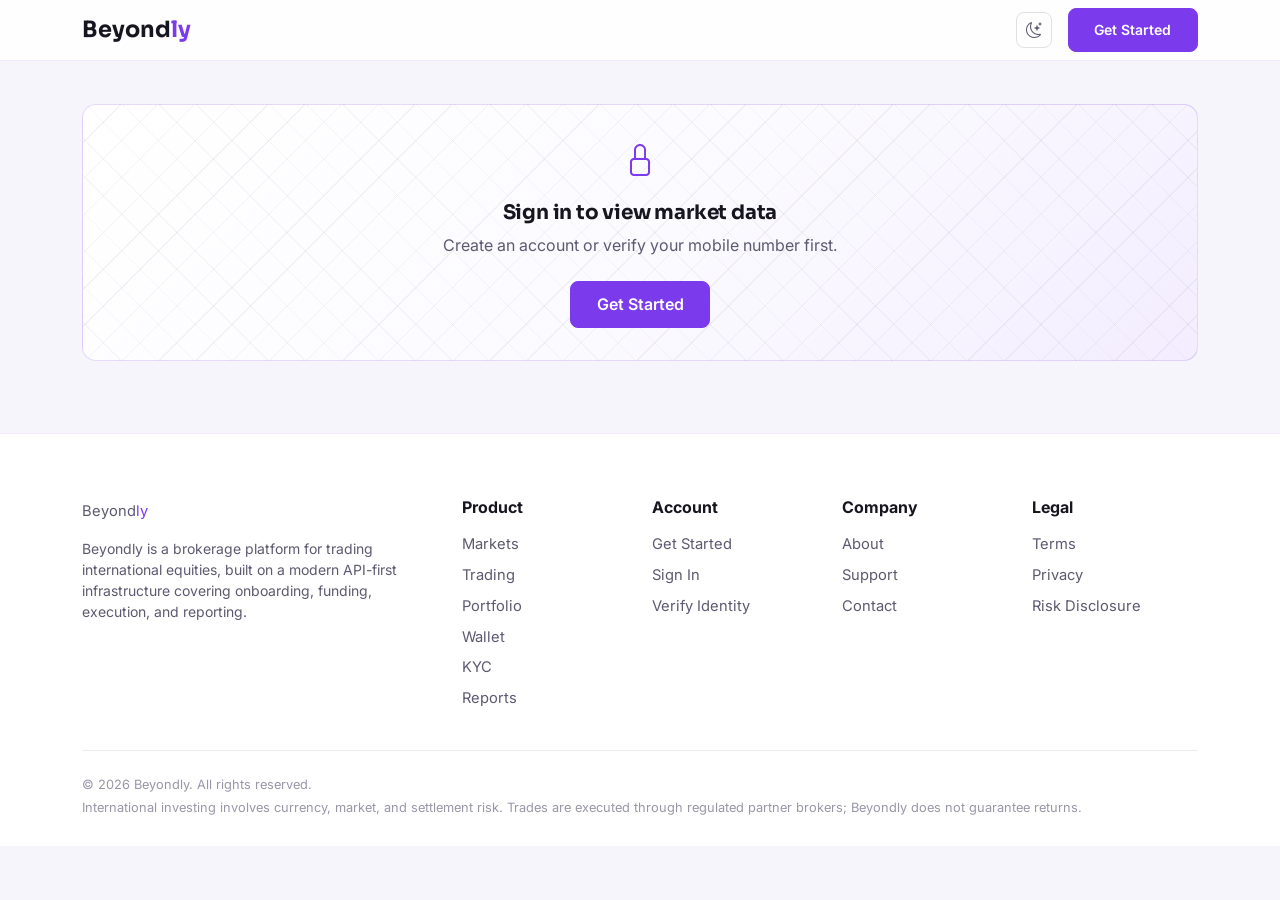
<file: website/markets.html>
<!DOCTYPE html>
<html lang="en">
<head>
  <meta charset="UTF-8" />
  <meta name="viewport" content="width=device-width, initial-scale=1.0" />
  <title>Markets | Beyondly</title>
  <link rel="preconnect" href="https://fonts.googleapis.com" />
  <link href="https://fonts.googleapis.com/css2?family=Inter:wght@400;500;600&family=Sora:wght@600;700&display=swap" rel="stylesheet" />
  <link href="https://cdn.jsdelivr.net/npm/bootstrap@5.3.3/dist/css/bootstrap.min.css" rel="stylesheet" />
  <link href="https://cdn.jsdelivr.net/npm/bootstrap-icons@1.11.3/font/bootstrap-icons.min.css" rel="stylesheet" />
  <link href="css/style.css?v=20261111-3" rel="stylesheet" />
  <script src="js/common/theme.js?v=20261111"></script>
</head>
<body>

  <!-- Navbar -->
  <nav class="navbar navbar-expand-lg navbar-dark fixed-top site-navbar">
    <div class="container">
      <a class="navbar-brand" href="index.html">Beyond<span>ly</span></a>
      <button class="navbar-toggler" type="button" data-bs-toggle="collapse" data-bs-target="#siteNav">
        <span class="navbar-toggler-icon"></span>
      </button>
      <div class="collapse navbar-collapse" id="siteNav">
        <div class="nav-search-slot d-none" id="navSearchItem">
          <form class="nav-search" id="navSearchForm" role="search">
            <i class="bi bi-search nav-search-icon" aria-hidden="true"></i>
            <input type="search" class="form-control nav-search-input" id="navSearchInput" placeholder="Search stocks &amp; ETFs" aria-label="Search stocks and ETFs" autocomplete="off" />
            <kbd class="nav-search-kbd d-none d-xl-inline" title="Press / to search">/</kbd>
          </form>
        </div>
        <ul class="navbar-nav ms-auto align-items-lg-center">
          <li class="nav-item"><a class="nav-link" href="index.html">Home</a></li>
          <li class="nav-item"><a class="nav-link active" href="markets.html">Markets</a></li>
          <li class="nav-item"><a class="nav-link" href="trading.html">Trading</a></li>
          <li class="nav-item"><a class="nav-link" href="portfolio.html">Portfolio</a></li>
          <li class="nav-item"><a class="nav-link" href="wallet.html">Wallet</a></li>
          <li class="nav-item"><a class="nav-link" href="kyc.html">KYC</a></li>
          <li class="nav-item"><a class="nav-link" href="reports.html">Reports</a></li>
          <li class="nav-item ms-lg-2 mt-2 mt-lg-0">
            <button type="button" class="theme-toggle" data-theme-toggle aria-label="Switch theme"><i class="bi bi-sun"></i></button>
          </li>
          <li class="nav-item ms-lg-3 mt-2 mt-lg-0 d-flex align-items-center gap-3"><a class="btn btn-primary-custom btn-sm" href="get-started.html" id="navAuthButton">Get Started</a><a href="#" class="text-muted-custom small d-none" id="navSignOutLink">Sign Out</a></li>
        </ul>
      </div>
    </div>
  </nav>

  <!-- ETF ticker strip -->
  <div class="mkt-ticker" data-requires-auth>
    <span class="mkt-ticker-label">ETF Tracking Indices</span>
    <div class="mkt-ticker-viewport">
      <div class="mkt-ticker-track" id="etfTickerTrack"></div>
    </div>
  </div>

  <section class="mkt-page">
    <div class="container">

      <!-- Shown when the visitor has no access token yet -->
      <div class="metal-card text-center d-none" id="authRequiredNotice">
        <i class="bi bi-lock text-primary-custom" style="font-size: 2rem;"></i>
        <h5 class="text-white mt-3 mb-2">Sign in to view market data</h5>
        <p class="text-muted-custom mb-4">Create an account or verify your mobile number first.</p>
        <a href="get-started.html" class="btn btn-primary-custom">Get Started</a>
      </div>

      <div data-requires-auth>
        <!-- Search -->
        <div class="mkt-search mb-4">
          <i class="bi bi-search mkt-search-icon"></i>
          <input type="text" id="symbolSearchInput" class="form-control form-control-custom form-control-lg" placeholder="Search for any stock or ETF (e.g. AAPL, Tesla)" autocomplete="off" />
          <div class="mkt-search-results d-none" id="symbolSearchResults"></div>
        </div>

        <div class="alert alert-danger d-none" id="marketsErrorAlert" role="alert"></div>

        <div class="row g-4">
          <!-- Main column -->
          <div class="col-lg-8 d-flex flex-column gap-4">

            <div class="mkt-panel">
              <div class="mkt-panel-head">
                <h5 class="mkt-panel-title"><i class="bi bi-trophy"></i> Popular Stocks</h5>
              </div>
              <div class="mkt-scroll-row" id="popularStocksRow"></div>
            </div>

            <div class="mkt-panel d-none" id="recentlyViewedPanel">
              <div class="mkt-panel-head">
                <h5 class="mkt-panel-title"><i class="bi bi-clock-history"></i> Recently Viewed</h5>
                <button class="mkt-link-btn" id="clearRecentlyViewed">Clear</button>
              </div>
              <div class="d-flex flex-wrap gap-4" id="recentlyViewedRow"></div>
            </div>

            <div class="row g-4">
              <div class="col-md-6">
                <div class="mkt-panel h-100">
                  <div class="mkt-panel-head">
                    <h5 class="mkt-panel-title"><i class="bi bi-lightning-charge"></i> Today's Movers</h5>
                    <div class="mkt-chip-group" id="moversToggle">
                      <button class="mkt-chip active" data-direction="gainers">Gainers</button>
                      <button class="mkt-chip" data-direction="losers">Losers</button>
                    </div>
                  </div>
                  <div id="moversList"></div>
                </div>
              </div>
              <div class="col-md-6">
                <div class="mkt-panel h-100">
                  <div class="mkt-panel-head">
                    <h5 class="mkt-panel-title"><i class="bi bi-fire"></i> Trending by Volume</h5>
                  </div>
                  <div id="trendingList"></div>
                </div>
              </div>
            </div>

            <div class="mkt-panel">
              <div class="mkt-panel-head">
                <h5 class="mkt-panel-title"><i class="bi bi-collection"></i> ETFs</h5>
              </div>
              <div class="mkt-underline-tabs mb-3" id="etfTabs">
                <button class="active" data-category="leaders">Market Leaders</button>
                <button data-category="popular">Popular ETFs</button>
                <button data-category="emerging">Emerging Markets</button>
                <button data-category="commodity">Commodity ETFs</button>
              </div>
              <div class="mkt-tile-grid" id="etfGrid"></div>
            </div>
          </div>

          <!-- Sidebar -->
          <div class="col-lg-4 d-flex flex-column gap-4">
            <div class="mkt-panel">
              <p class="mkt-session-status mb-1">
                <span class="mkt-session-dot" id="sessionDot"></span>
                <span id="sessionLabel">Loading session…</span>
                <span class="text-muted-custom ms-1" id="sessionCountdown"></span>
              </p>
              <div class="d-flex justify-content-between small text-muted-custom mb-2">
                <span id="sessionDay"></span><span>ET</span>
              </div>
              <div class="mkt-session-bar">
                <span class="mkt-session-seg" style="flex: 5.5;"></span>
                <span class="mkt-session-seg is-regular" style="flex: 6.5;"></span>
                <span class="mkt-session-seg" style="flex: 4;"></span>
                <i class="bi bi-geo-alt-fill mkt-session-marker" id="sessionMarker"></i>
              </div>
              <div class="d-flex mkt-session-ticks">
                <span style="flex: 5.5;">4:00 AM</span>
                <span style="flex: 6.5;">9:30 AM</span>
                <span class="d-flex justify-content-between" style="flex: 4;"><span>4:00 PM</span><span>8:00 PM</span></span>
              </div>
            </div>

            <div class="mkt-panel mkt-watchlist">
              <div class="mkt-panel-head">
                <h5 class="mkt-panel-title"><i class="bi bi-bookmark-star"></i> Watchlist</h5>
              </div>
              <div id="watchlistItems"></div>
              <div class="text-center py-4 d-none" id="watchlistEmpty">
                <i class="bi bi-clipboard2-plus mkt-empty-icon"></i>
                <p class="text-muted-custom small mt-3 mb-3">Your watchlist is empty. Search for stocks and add them here.</p>
                <button class="btn btn-primary-custom btn-sm" id="addFirstStockButton">Add Your First Stock</button>
              </div>
            </div>
          </div>
        </div>
      </div>
    </div>
  </section>

  <!-- Footer -->
  <footer class="site-footer">
    <div class="container">
      <div class="row gy-4">
        <div class="col-lg-4">
          <a class="navbar-brand d-inline-block mb-3" href="index.html">Beyond<span class="text-primary-custom">ly</span></a>
          <p class="text-muted-custom small mb-0">Beyondly is a brokerage platform for trading international equities, built on a modern API-first infrastructure covering onboarding, funding, execution, and reporting.</p>
        </div>
        <div class="col-6 col-lg-2">
          <h6>Product</h6>
          <a href="markets.html">Markets</a>
          <a href="trading.html">Trading</a>
          <a href="portfolio.html">Portfolio</a>
          <a href="wallet.html">Wallet</a>
          <a href="kyc.html">KYC</a>
          <a href="reports.html">Reports</a>
        </div>
        <div class="col-6 col-lg-2">
          <h6>Account</h6>
          <a href="get-started.html">Get Started</a>
          <a href="get-started.html">Sign In</a>
          <a href="kyc.html">Verify Identity</a>
        </div>
        <div class="col-6 col-lg-2">
          <h6>Company</h6>
          <a href="#">About</a>
          <a href="#">Support</a>
          <a href="#">Contact</a>
        </div>
        <div class="col-6 col-lg-2">
          <h6>Legal</h6>
          <a href="#">Terms</a>
          <a href="#">Privacy</a>
          <a href="#">Risk Disclosure</a>
        </div>
      </div>
      <div class="footer-disclaimer">
        <p class="mb-1">&copy; 2026 Beyondly. All rights reserved.</p>
        <p class="mb-0">International investing involves currency, market, and settlement risk. Trades are executed through regulated partner brokers; Beyondly does not guarantee returns.</p>
      </div>
    </div>
  </footer>

  <script src="https://code.jquery.com/jquery-3.7.1.min.js"></script>
  <script src="https://cdn.jsdelivr.net/npm/bootstrap@5.3.3/dist/js/bootstrap.bundle.min.js"></script>
  <script src="js/common/api-client.js"></script>
  <script src="js/common/auth-guard.js"></script>
  <script src="js/common/symbol-autocomplete.js"></script>
  <script src="js/common/navbar.js"></script>
  <script src="js/common/market-shared.js?v=20261119"></script>
  <script src="js/pages/markets.js?v=20261119"></script>
</body>
</html>
</file>
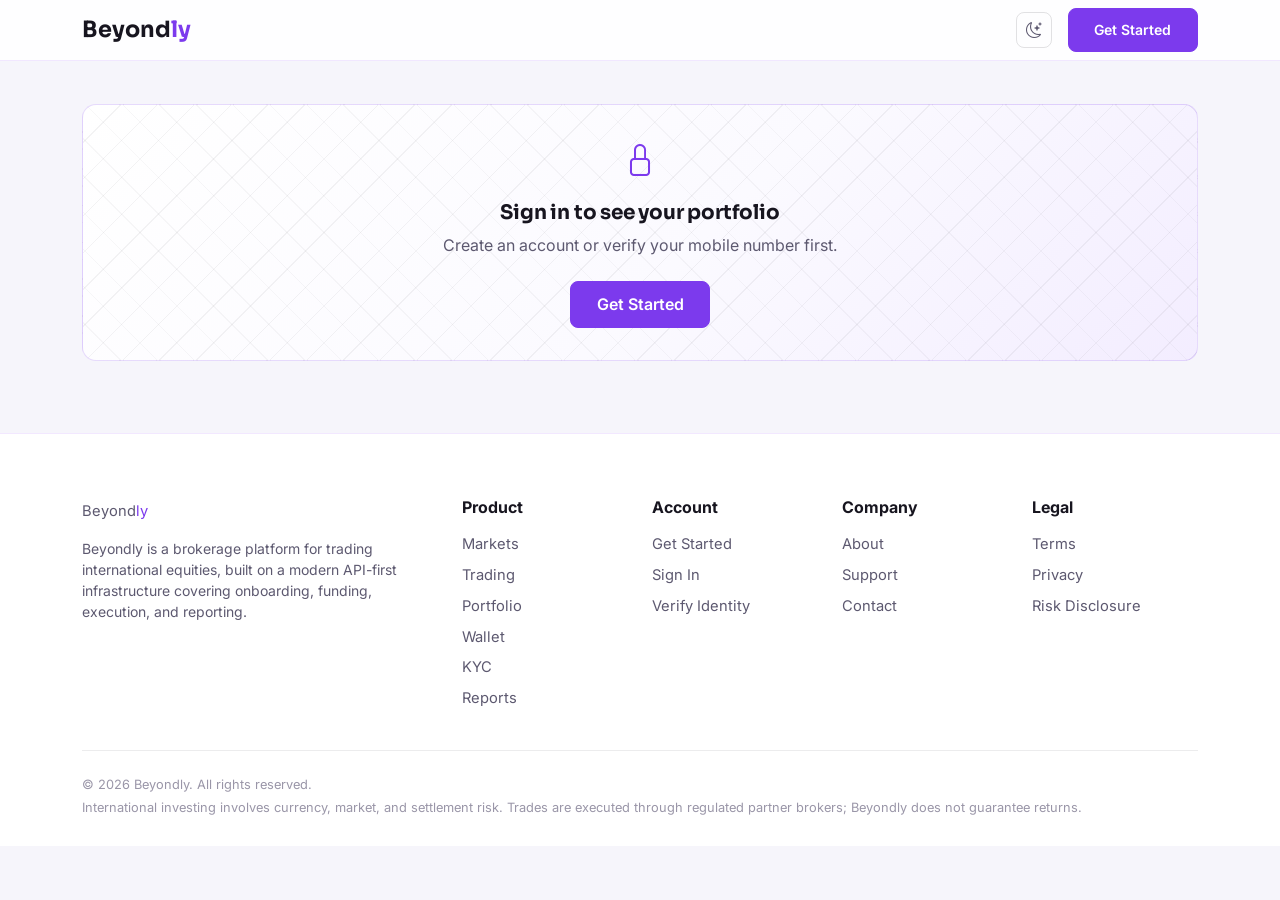
<file: website/portfolio.html>
<!DOCTYPE html>
<html lang="en">
<head>
  <meta charset="UTF-8" />
  <meta name="viewport" content="width=device-width, initial-scale=1.0" />
  <title>Portfolio | Beyondly</title>
  <link rel="preconnect" href="https://fonts.googleapis.com" />
  <link href="https://fonts.googleapis.com/css2?family=Inter:wght@400;500;600&family=Sora:wght@600;700&display=swap" rel="stylesheet" />
  <link href="https://cdn.jsdelivr.net/npm/bootstrap@5.3.3/dist/css/bootstrap.min.css" rel="stylesheet" />
  <link href="https://cdn.jsdelivr.net/npm/bootstrap-icons@1.11.3/font/bootstrap-icons.min.css" rel="stylesheet" />
  <link href="css/style.css?v=20261111-3" rel="stylesheet" />
  <script src="js/common/theme.js?v=20261111"></script>
</head>
<body>

  <!-- Navbar -->
  <nav class="navbar navbar-expand-lg navbar-dark fixed-top site-navbar">
    <div class="container">
      <a class="navbar-brand" href="index.html">Beyond<span>ly</span></a>
      <button class="navbar-toggler" type="button" data-bs-toggle="collapse" data-bs-target="#siteNav">
        <span class="navbar-toggler-icon"></span>
      </button>
      <div class="collapse navbar-collapse" id="siteNav">
        <div class="nav-search-slot d-none" id="navSearchItem">
          <form class="nav-search" id="navSearchForm" role="search">
            <i class="bi bi-search nav-search-icon" aria-hidden="true"></i>
            <input type="search" class="form-control nav-search-input" id="navSearchInput" placeholder="Search stocks &amp; ETFs" aria-label="Search stocks and ETFs" autocomplete="off" />
            <kbd class="nav-search-kbd d-none d-xl-inline" title="Press / to search">/</kbd>
          </form>
        </div>
        <ul class="navbar-nav ms-auto align-items-lg-center">
          <li class="nav-item"><a class="nav-link" href="index.html">Home</a></li>
          <li class="nav-item"><a class="nav-link" href="markets.html">Markets</a></li>
          <li class="nav-item"><a class="nav-link" href="trading.html">Trading</a></li>
          <li class="nav-item"><a class="nav-link active" href="portfolio.html">Portfolio</a></li>
          <li class="nav-item"><a class="nav-link" href="wallet.html">Wallet</a></li>
          <li class="nav-item"><a class="nav-link" href="kyc.html">KYC</a></li>
          <li class="nav-item"><a class="nav-link" href="reports.html">Reports</a></li>
          <li class="nav-item ms-lg-2 mt-2 mt-lg-0">
            <button type="button" class="theme-toggle" data-theme-toggle aria-label="Switch theme"><i class="bi bi-sun"></i></button>
          </li>
          <li class="nav-item ms-lg-3 mt-2 mt-lg-0 d-flex align-items-center gap-3"><a class="btn btn-primary-custom btn-sm" href="get-started.html" id="navAuthButton">Get Started</a><a href="#" class="text-muted-custom small d-none" id="navSignOutLink">Sign Out</a></li>
        </ul>
      </div>
    </div>
  </nav>

  <section class="mkt-page">
    <div class="container">

      <!-- Shown when the visitor has no access token yet -->
      <div class="metal-card text-center d-none" id="authRequiredNotice">
        <i class="bi bi-lock text-primary-custom" style="font-size: 2rem;"></i>
        <h5 class="text-white mt-3 mb-2">Sign in to see your portfolio</h5>
        <p class="text-muted-custom mb-4">Create an account or verify your mobile number first.</p>
        <a href="get-started.html" class="btn btn-primary-custom">Get Started</a>
      </div>

      <div data-requires-auth>
        <div class="d-flex justify-content-between align-items-center flex-wrap gap-3 mb-4">
          <h1 class="pf-title mb-0">Portfolio</h1>
          <button type="button" class="btn btn-outline-custom btn-sm" id="portfolioRefreshButton"><i class="bi bi-arrow-clockwise"></i> Refresh</button>
        </div>
        <div class="alert alert-danger d-none" id="portfolioErrorAlert" role="alert"></div>

        <div class="mkt-panel">
          <div class="mkt-underline-tabs mb-4" id="portfolioTabs">
            <button type="button" class="active" data-tab="holdings">Holdings <span class="pf-count" data-tab-count="holdings">0</span></button>
            <button type="button" data-tab="positions">Positions <span class="pf-count" data-tab-count="positions">0</span></button>
          </div>

          <!-- Totals for the selected tab -->
          <div class="wlt-balance-strip pf-totals">
            <div class="wlt-balance">
              <span class="wlt-balance-icon"><i class="bi bi-wallet2"></i></span>
              <div>
                <div class="wlt-balance-label">Total Cost</div>
                <div class="wlt-balance-value" id="totalCostValue">—</div>
              </div>
            </div>
            <div class="wlt-balance">
              <span class="wlt-balance-icon"><i class="bi bi-graph-up-arrow"></i></span>
              <div>
                <div class="wlt-balance-label">Total P&amp;L</div>
                <div class="wlt-balance-value" id="totalPnlValue">—</div>
              </div>
            </div>
          </div>
          <p class="text-muted-custom small mt-3 mb-0" id="portfolioTabNote"></p>

          <div class="table-responsive mt-3" id="portfolioTableWrap">
            <table class="table table-custom mb-0 pf-table">
              <thead>
                <tr><th>Stock</th><th class="text-end">Qty</th><th class="text-end">Avg. Price</th><th class="text-end">LTP</th><th class="text-end">Cost</th><th class="text-end">P&amp;L</th><th class="text-end" id="portfolioActionHeader">Action</th></tr>
              </thead>
              <tbody id="portfolioTableBody"></tbody>
            </table>
          </div>
          <div class="wlt-empty d-none" id="portfolioEmptyState">
            <div class="wlt-empty-art"><span></span><i></i><i></i></div>
            <h6 class="text-white mt-4 mb-1" id="portfolioEmptyTitle">No holdings yet</h6>
            <p class="text-muted-custom small mb-3" id="portfolioEmptyText">Stocks you buy will show up here once they settle.</p>
            <a href="markets.html" class="btn btn-primary-custom btn-sm">Explore Markets</a>
          </div>

          <!-- Orders, shown under the Positions tab -->
          <div class="d-none mt-3" id="positionsOrdersSection">
            <div class="d-flex justify-content-between align-items-center flex-wrap gap-2 mb-3">
              <h5 class="text-white mb-0">Your Orders</h5>
              <button type="button" class="btn btn-outline-custom btn-sm" id="refreshOrdersButton"><i class="bi bi-arrow-clockwise"></i> Refresh</button>
            </div>
            <div class="alert alert-danger d-none" id="ordersErrorAlert" role="alert"></div>
            <div class="table-responsive">
              <table class="table table-custom mb-0">
                <thead>
                  <tr><th>Symbol</th><th>Side</th><th>Category</th><th>Qty</th><th>Value</th><th>Status</th><th class="text-end">Actions</th></tr>
                </thead>
                <tbody id="ordersTableBody"></tbody>
              </table>
            </div>
            <p class="text-muted-custom text-center py-4 mb-0 d-none" id="noOrdersMessage">No orders yet.</p>
          </div>
        </div>
      </div>
    </div>
  </section>

  <!-- Sell a holding -->
  <div class="modal fade" id="sellOrderModal" tabindex="-1" aria-hidden="true">
    <div class="modal-dialog modal-dialog-centered">
      <div class="modal-content mkt-modal">
        <div class="modal-header border-0">
          <h5 class="modal-title" id="sellOrderTitle">Sell</h5>
          <button type="button" class="btn-close btn-close-white" data-bs-dismiss="modal" aria-label="Close"></button>
        </div>
        <form id="sellOrderForm" novalidate>
          <div class="modal-body pt-0">
            <p class="text-muted-custom small mb-3">You hold <span class="text-white" id="sellHeldQuantity">—</span> shares. LTP <span class="text-white" id="sellLastPrice">—</span></p>
            <div class="row g-3">
              <div class="col-6">
                <label class="form-label-custom" for="sellQuantity">Quantity</label>
                <input type="number" id="sellQuantity" min="0" step="any" class="form-control form-control-custom" />
              </div>
              <div class="col-6">
                <label class="form-label-custom" for="sellCategory">Order type</label>
                <select id="sellCategory" class="form-select form-select-custom">
                  <option value="market_price">Market</option>
                  <option value="limit">Limit</option>
                </select>
              </div>
              <div class="col-6 d-none" id="sellLimitPriceGroup">
                <label class="form-label-custom" for="sellLimitPrice">Limit price</label>
                <input type="number" id="sellLimitPrice" min="0" step="0.01" class="form-control form-control-custom" />
              </div>
              <div class="col-6">
                <label class="form-label-custom" for="sellExchange">Exchange</label>
                <select id="sellExchange" class="form-select form-select-custom">
                  <option value="nasdaq">NASDAQ</option>
                  <option value="nyse">NYSE</option>
                </select>
              </div>
              <div class="col-6">
                <label class="form-label-custom" for="sellValidity">Validity</label>
                <select id="sellValidity" class="form-select form-select-custom">
                  <option value="DAY">Day</option>
                  <option value="GTC">Good till cancelled</option>
                </select>
              </div>
            </div>
            <div class="alert alert-danger mt-3 mb-0 d-none" id="sellOrderError"></div>
          </div>
          <div class="modal-footer border-0">
            <button type="button" class="btn btn-outline-custom" data-bs-dismiss="modal">Cancel</button>
            <button type="submit" class="btn btn-primary-custom" id="sellOrderSubmitButton">Place Sell Order</button>
          </div>
        </form>
      </div>
    </div>
  </div>

  <!-- Footer -->
  <footer class="site-footer">
    <div class="container">
      <div class="row gy-4">
        <div class="col-lg-4">
          <a class="navbar-brand d-inline-block mb-3" href="index.html">Beyond<span class="text-primary-custom">ly</span></a>
          <p class="text-muted-custom small mb-0">Beyondly is a brokerage platform for trading international equities, built on a modern API-first infrastructure covering onboarding, funding, execution, and reporting.</p>
        </div>
        <div class="col-6 col-lg-2">
          <h6>Product</h6>
          <a href="markets.html">Markets</a>
          <a href="trading.html">Trading</a>
          <a href="portfolio.html">Portfolio</a>
          <a href="wallet.html">Wallet</a>
          <a href="kyc.html">KYC</a>
          <a href="reports.html">Reports</a>
        </div>
        <div class="col-6 col-lg-2">
          <h6>Account</h6>
          <a href="get-started.html">Get Started</a>
          <a href="get-started.html">Sign In</a>
          <a href="kyc.html">Verify Identity</a>
        </div>
        <div class="col-6 col-lg-2">
          <h6>Company</h6>
          <a href="#">About</a>
          <a href="#">Support</a>
          <a href="#">Contact</a>
        </div>
        <div class="col-6 col-lg-2">
          <h6>Legal</h6>
          <a href="#">Terms</a>
          <a href="#">Privacy</a>
          <a href="#">Risk Disclosure</a>
        </div>
      </div>
      <div class="footer-disclaimer">
        <p class="mb-1">&copy; 2026 Beyondly. All rights reserved.</p>
        <p class="mb-0">International investing involves currency, market, and settlement risk. Trades are executed through regulated partner brokers; Beyondly does not guarantee returns.</p>
      </div>
    </div>
  </footer>

  <script src="https://code.jquery.com/jquery-3.7.1.min.js"></script>
  <script src="https://cdn.jsdelivr.net/npm/bootstrap@5.3.3/dist/js/bootstrap.bundle.min.js"></script>
  <script src="js/common/api-client.js"></script>
  <script src="js/common/auth-guard.js"></script>
  <script src="js/common/symbol-autocomplete.js"></script>
  <script src="js/common/navbar.js"></script>
  <script src="js/common/market-shared.js?v=20261111"></script>
  <script src="js/pages/portfolio.js?v=20261110-2"></script>
</body>
</html>
</file>
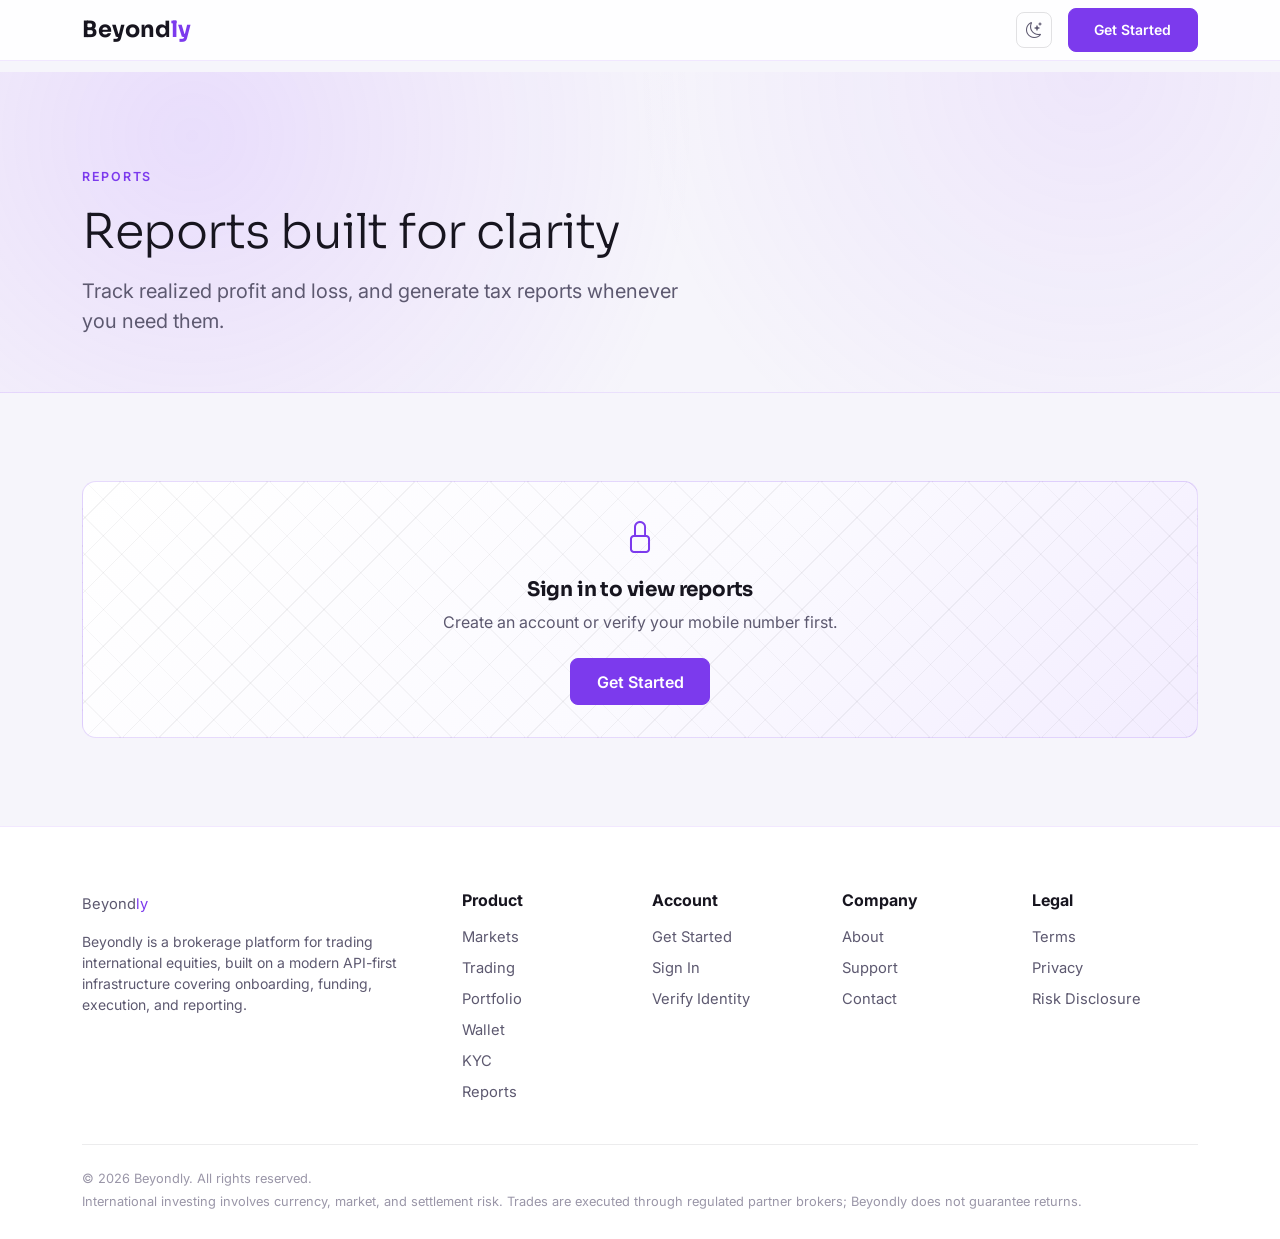
<file: website/reports.html>
<!DOCTYPE html>
<html lang="en">
<head>
  <meta charset="UTF-8" />
  <meta name="viewport" content="width=device-width, initial-scale=1.0" />
  <title>Reports | Beyondly</title>
  <link rel="preconnect" href="https://fonts.googleapis.com" />
  <link href="https://fonts.googleapis.com/css2?family=Inter:wght@400;500;600&family=Sora:wght@600;700&display=swap" rel="stylesheet" />
  <link href="https://cdn.jsdelivr.net/npm/bootstrap@5.3.3/dist/css/bootstrap.min.css" rel="stylesheet" />
  <link href="https://cdn.jsdelivr.net/npm/bootstrap-icons@1.11.3/font/bootstrap-icons.min.css" rel="stylesheet" />
  <link href="css/style.css" rel="stylesheet" />
  <script src="js/common/theme.js?v=20261111"></script>
</head>
<body>

  <!-- Navbar -->
  <nav class="navbar navbar-expand-lg navbar-dark fixed-top site-navbar">
    <div class="container">
      <a class="navbar-brand" href="index.html">Beyond<span>ly</span></a>
      <button class="navbar-toggler" type="button" data-bs-toggle="collapse" data-bs-target="#siteNav">
        <span class="navbar-toggler-icon"></span>
      </button>
      <div class="collapse navbar-collapse" id="siteNav">
        <div class="nav-search-slot d-none" id="navSearchItem">
          <form class="nav-search" id="navSearchForm" role="search">
            <i class="bi bi-search nav-search-icon" aria-hidden="true"></i>
            <input type="search" class="form-control nav-search-input" id="navSearchInput" placeholder="Search stocks &amp; ETFs" aria-label="Search stocks and ETFs" autocomplete="off" />
            <kbd class="nav-search-kbd d-none d-xl-inline" title="Press / to search">/</kbd>
          </form>
        </div>
        <ul class="navbar-nav ms-auto align-items-lg-center">
          <li class="nav-item"><a class="nav-link" href="index.html">Home</a></li>
          <li class="nav-item"><a class="nav-link" href="markets.html">Markets</a></li>
          <li class="nav-item"><a class="nav-link" href="trading.html">Trading</a></li>
          <li class="nav-item"><a class="nav-link" href="portfolio.html">Portfolio</a></li>
          <li class="nav-item"><a class="nav-link" href="wallet.html">Wallet</a></li>
          <li class="nav-item"><a class="nav-link" href="kyc.html">KYC</a></li>
          <li class="nav-item"><a class="nav-link active" href="reports.html">Reports</a></li>
          <li class="nav-item ms-lg-2 mt-2 mt-lg-0">
            <button type="button" class="theme-toggle" data-theme-toggle aria-label="Switch theme"><i class="bi bi-sun"></i></button>
          </li>
          <li class="nav-item ms-lg-3 mt-2 mt-lg-0 d-flex align-items-center gap-3"><a class="btn btn-primary-custom btn-sm" href="get-started.html" id="navAuthButton">Get Started</a><a href="#" class="text-muted-custom small d-none" id="navSignOutLink">Sign Out</a></li>
        </ul>
      </div>
    </div>
  </nav>

  <!-- Hero -->
  <header class="hero hero-sm">
    <div class="container">
      <p class="eyebrow mb-3">Reports</p>
      <h1 class="display-5 mb-3">Reports built for clarity</h1>
      <p class="fs-5 text-muted-custom mb-0" style="max-width: 620px;">
        Track realized profit and loss, and generate tax reports whenever you need them.
      </p>
    </div>
  </header>

  <section class="section">
    <div class="container">

      <!-- Shown when the visitor has no access token yet -->
      <div class="metal-card text-center d-none" id="authRequiredNotice">
        <i class="bi bi-lock text-primary-custom" style="font-size: 2rem;"></i>
        <h5 class="text-white mt-3 mb-2">Sign in to view reports</h5>
        <p class="text-muted-custom mb-4">Create an account or verify your mobile number first.</p>
        <a href="get-started.html" class="btn btn-primary-custom">Get Started</a>
      </div>

      <div class="row g-4" data-requires-auth>
        <!-- Report tabs, stacked vertically on desktop -->
        <div class="col-lg-3">
          <nav class="report-nav" id="reportTabs" role="tablist" aria-orientation="vertical">
            <button type="button" class="report-nav-item active" role="tab" data-report="PNL">
              <i class="bi bi-graph-up-arrow"></i>
              <span><span class="report-nav-title">P&amp;L Report</span><span class="report-nav-sub">Realized profit and loss</span></span>
            </button>
            <button type="button" class="report-nav-item" role="tab" data-report="TAX">
              <i class="bi bi-receipt"></i>
              <span><span class="report-nav-title">Tax Report</span><span class="report-nav-sub">Statement for tax filing</span></span>
            </button>
            <button type="button" class="report-nav-item" role="tab" data-report="ORDERS">
              <i class="bi bi-clock-history"></i>
              <span><span class="report-nav-title">Order History</span><span class="report-nav-sub">Every order you&rsquo;ve placed</span></span>
            </button>
          </nav>
        </div>

        <div class="col-lg-9">
          <div class="d-flex justify-content-between align-items-end flex-wrap gap-3 mb-4">
            <div>
              <h4 class="text-white mb-1" id="reportTitle">P&amp;L Report</h4>
              <p class="text-muted-custom small mb-0" id="reportDescription"></p>
            </div>
            <form id="reportDateRangeForm" class="d-flex align-items-end gap-2 flex-wrap">
              <div>
                <label class="form-label-custom" for="reportFromDate">From</label>
                <input type="date" id="reportFromDate" class="form-control form-control-custom" />
              </div>
              <div>
                <label class="form-label-custom" for="reportToDate">To</label>
                <input type="date" id="reportToDate" class="form-control form-control-custom" />
              </div>
              <button type="submit" class="btn btn-primary-custom" id="runReportBtn">Run Report</button>
            </form>
          </div>

          <div class="alert alert-danger d-none" id="reportErrorAlert" role="alert"></div>

          <!-- P&L report -->
          <div class="d-none" id="pnlReportPanel">
            <p class="text-muted-custom text-center py-5 mb-0" id="pnlReportMessage">Choose a date range and run a report.</p>

            <div class="d-none" id="pnlReportContent">
              <!-- Headline totals -->
              <div class="wlt-balance-strip pnl-summary report-section">
                <div class="wlt-balance">
                  <span class="wlt-balance-icon"><i class="bi bi-graph-up-arrow"></i></span>
                  <div>
                    <div class="wlt-balance-label">Realized P&amp;L</div>
                    <div class="wlt-balance-value" id="pnlTotalValue">—</div>
                  </div>
                </div>
                <div class="wlt-balance">
                  <span class="wlt-balance-icon"><i class="bi bi-receipt-cutoff"></i></span>
                  <div>
                    <div class="wlt-balance-label">Fees &amp; Charges</div>
                    <div class="wlt-balance-value" id="pnlFeesValue">—</div>
                  </div>
                </div>
                <div class="wlt-balance">
                  <span class="wlt-balance-icon"><i class="bi bi-cash-stack"></i></span>
                  <div>
                    <div class="wlt-balance-label">Net after Fees</div>
                    <div class="wlt-balance-value" id="pnlNetValue">—</div>
                  </div>
                </div>
                <div class="wlt-balance">
                  <span class="wlt-balance-icon"><i class="bi bi-arrow-left-right"></i></span>
                  <div>
                    <div class="wlt-balance-label">Closed Trades</div>
                    <div class="wlt-balance-value" id="pnlTradeCountValue">—</div>
                    <span class="pf-sub" id="pnlWinLossValue"></span>
                  </div>
                </div>
              </div>

              <div class="row gy-5 gx-xl-5 report-section">
                <!-- P&L by symbol -->
                <div class="col-xl-8">
                  <h6 class="text-white report-section-header">By Symbol</h6>
                  <div class="metal-card metal-card--flat p-0 overflow-hidden order-history-card">
                    <div class="table-responsive">
                      <table class="table table-custom mb-0">
                        <thead>
                          <tr><th>Symbol</th><th class="text-end">Trades</th><th class="text-end">P&amp;L</th><th class="text-end">Fees</th><th class="text-end">Net</th></tr>
                        </thead>
                        <tbody id="pnlSymbolBody"></tbody>
                      </table>
                    </div>
                  </div>
                </div>

                <!-- Fee breakdown -->
                <div class="col-xl-4">
                  <h6 class="text-white report-section-header">Fee Breakdown</h6>
                  <div class="metal-card metal-card--flat order-history-card">
                    <ul class="pnl-fee-list" id="pnlFeeList"></ul>
                  </div>
                </div>
              </div>

              <!-- Individual closed trades -->
              <div class="d-flex justify-content-between align-items-center flex-wrap gap-3 report-section-header">
                <h6 class="text-white mb-0">Closed Trades</h6>
                <input type="search" id="pnlSymbolFilter" class="form-control form-control-custom order-history-search" placeholder="Filter by symbol" aria-label="Filter trades by symbol" />
              </div>
              <div class="metal-card metal-card--flat p-0 overflow-hidden order-history-card">
                <div class="table-responsive">
                  <table class="table table-custom mb-0">
                    <thead>
                      <tr><th>Symbol</th><th>Bought</th><th>Sold</th><th class="text-end">Qty</th><th class="text-end">Buy Value</th><th class="text-end">Sell Value</th><th class="text-end">P&amp;L</th><th class="text-end">Fees</th></tr>
                    </thead>
                    <tbody id="pnlTradesBody"></tbody>
                  </table>
                </div>
                <p class="text-muted-custom text-center py-4 mb-0 d-none" id="pnlTradesEmpty">No trades match this symbol.</p>
              </div>
            </div>
          </div>

          <!-- Tax report -->
          <div class="d-none" id="taxReportPanel">
            <p class="text-muted-custom text-center py-5 mb-0" id="taxReportMessage">Choose a date range and run a report.</p>

            <div class="d-none" id="taxReportContent">
              <!-- Headline capital gains, INR first with USD underneath -->
              <div class="wlt-balance-strip pnl-summary report-section">
                <div class="wlt-balance">
                  <span class="wlt-balance-icon"><i class="bi bi-hourglass-split"></i></span>
                  <div>
                    <div class="wlt-balance-label">Short-term Gains (STCG)</div>
                    <div class="wlt-balance-value" id="taxStcgValue">—</div>
                    <span class="pf-sub" id="taxStcgUsdValue"></span>
                  </div>
                </div>
                <div class="wlt-balance">
                  <span class="wlt-balance-icon"><i class="bi bi-calendar-check"></i></span>
                  <div>
                    <div class="wlt-balance-label">Long-term Gains (LTCG)</div>
                    <div class="wlt-balance-value" id="taxLtcgValue">—</div>
                    <span class="pf-sub" id="taxLtcgUsdValue"></span>
                  </div>
                </div>
                <div class="wlt-balance">
                  <span class="wlt-balance-icon"><i class="bi bi-calculator"></i></span>
                  <div>
                    <div class="wlt-balance-label">Total Capital Gains</div>
                    <div class="wlt-balance-value" id="taxTotalValue">—</div>
                    <span class="pf-sub" id="taxTotalUsdValue"></span>
                  </div>
                </div>
              </div>

              <div class="row gy-5 gx-xl-5 report-section">
                <!-- Gains per security -->
                <div class="col-xl-7">
                  <h6 class="text-white report-section-header">By Security</h6>
                  <div class="metal-card metal-card--flat p-0 overflow-hidden order-history-card">
                    <div class="table-responsive">
                      <table class="table table-custom mb-0">
                        <thead>
                          <tr><th>Symbol</th><th class="text-end">STCG</th><th class="text-end">LTCG</th><th class="text-end">Total</th></tr>
                        </thead>
                        <tbody id="taxSecurityBody"></tbody>
                      </table>
                    </div>
                  </div>
                </div>

                <!-- Advance-tax quarterly breakup -->
                <div class="col-xl-5">
                  <h6 class="text-white report-section-header">Quarterly Breakup <span class="text-muted-custom small fw-normal">(for advance tax)</span></h6>
                  <div class="metal-card metal-card--flat p-0 overflow-hidden order-history-card">
                    <div class="table-responsive">
                      <table class="table table-custom mb-0">
                        <thead>
                          <tr><th>Period</th><th class="text-end">STCG</th><th class="text-end">LTCG</th></tr>
                        </thead>
                        <tbody id="taxQuarterBody"></tbody>
                      </table>
                    </div>
                  </div>
                </div>
              </div>

              <!-- Trades, split by holding period -->
              <div class="d-flex justify-content-between align-items-center flex-wrap gap-3 report-section-header">
                <div class="segmented-tabs" id="taxTermTabs" role="tablist">
                  <button type="button" class="seg-btn active" data-term="stcg">Short-term <span class="pf-count" id="taxStcgCount">0</span></button>
                  <button type="button" class="seg-btn" data-term="ltcg">Long-term <span class="pf-count" id="taxLtcgCount">0</span></button>
                </div>
                <input type="search" id="taxSymbolFilter" class="form-control form-control-custom order-history-search" placeholder="Filter by symbol" aria-label="Filter trades by symbol" />
              </div>
              <div class="metal-card metal-card--flat p-0 overflow-hidden order-history-card">
                <div class="table-responsive">
                  <table class="table table-custom mb-0">
                    <thead>
                      <tr><th>Symbol</th><th>Bought</th><th>Sold</th><th class="text-end">Held</th><th class="text-end">Qty</th><th class="text-end">Buy Value</th><th class="text-end">Sell Value</th><th class="text-end">Gain / Loss</th></tr>
                    </thead>
                    <tbody id="taxTradesBody"></tbody>
                  </table>
                </div>
                <p class="text-muted-custom text-center py-4 mb-0 d-none" id="taxTradesEmpty"></p>
              </div>
              <p class="text-muted-custom small mt-3 mb-0">INR values use the broker&rsquo;s exchange rate on each buy and sell date. Hover over a date to see the rate. Check with a tax advisor before filing.</p>
            </div>
          </div>

          <!-- Order history -->
          <div class="d-none" id="orderHistoryPanel">
            <div class="d-flex flex-wrap gap-2 mb-3">
              <input type="search" id="orderHistorySymbolFilter" class="form-control form-control-custom order-history-search" placeholder="Filter by symbol" aria-label="Filter by symbol" />
              <select id="orderHistorySideFilter" class="form-select form-select-custom order-history-select" aria-label="Filter by side">
                <option value="">All sides</option>
                <option value="buy">Buy</option>
                <option value="sell">Sell</option>
              </select>
              <select id="orderHistoryStatusFilter" class="form-select form-select-custom order-history-select" aria-label="Filter by status">
                <option value="">All statuses</option>
                <option value="success">Placed</option>
                <option value="pending">Pending</option>
                <option value="modified">Modified</option>
                <option value="cancelled">Cancelled</option>
                <option value="failure">Failed</option>
              </select>
              <span class="text-muted-custom small align-self-center ms-auto" id="orderHistorySummary"></span>
            </div>
            <div class="metal-card metal-card--flat p-0 overflow-hidden order-history-card">
              <div class="table-responsive">
                <table class="table table-custom mb-0">
                  <thead>
                    <tr><th>Date</th><th>Symbol</th><th>Side</th><th>Type</th><th class="text-end">Qty</th><th class="text-end">Limit</th><th>Status</th><th>Broker Ref / Reason</th></tr>
                  </thead>
                  <tbody id="orderHistoryBody"></tbody>
                </table>
              </div>
              <p class="text-muted-custom text-center py-5 mb-0 d-none" id="orderHistoryEmpty"></p>
            </div>
          </div>
        </div>
      </div>
    </div>
  </section>

  <!-- Footer -->
  <footer class="site-footer">
    <div class="container">
      <div class="row gy-4">
        <div class="col-lg-4">
          <a class="navbar-brand d-inline-block mb-3" href="index.html">Beyond<span class="text-primary-custom">ly</span></a>
          <p class="text-muted-custom small mb-0">Beyondly is a brokerage platform for trading international equities, built on a modern API-first infrastructure covering onboarding, funding, execution, and reporting.</p>
        </div>
        <div class="col-6 col-lg-2">
          <h6>Product</h6>
          <a href="markets.html">Markets</a>
          <a href="trading.html">Trading</a>
          <a href="portfolio.html">Portfolio</a>
          <a href="wallet.html">Wallet</a>
          <a href="kyc.html">KYC</a>
          <a href="reports.html">Reports</a>
        </div>
        <div class="col-6 col-lg-2">
          <h6>Account</h6>
          <a href="get-started.html">Get Started</a>
          <a href="get-started.html">Sign In</a>
          <a href="kyc.html">Verify Identity</a>
        </div>
        <div class="col-6 col-lg-2">
          <h6>Company</h6>
          <a href="#">About</a>
          <a href="#">Support</a>
          <a href="#">Contact</a>
        </div>
        <div class="col-6 col-lg-2">
          <h6>Legal</h6>
          <a href="#">Terms</a>
          <a href="#">Privacy</a>
          <a href="#">Risk Disclosure</a>
        </div>
      </div>
      <div class="footer-disclaimer">
        <p class="mb-1">&copy; 2026 Beyondly. All rights reserved.</p>
        <p class="mb-0">International investing involves currency, market, and settlement risk. Trades are executed through regulated partner brokers; Beyondly does not guarantee returns.</p>
      </div>
    </div>
  </footer>

  <script src="https://code.jquery.com/jquery-3.7.1.min.js"></script>
  <script src="https://cdn.jsdelivr.net/npm/bootstrap@5.3.3/dist/js/bootstrap.bundle.min.js"></script>
  <script src="js/common/api-client.js"></script>
  <script src="js/common/auth-guard.js"></script>
  <script src="js/common/symbol-autocomplete.js"></script>
  <script src="js/common/navbar.js"></script>
  <script src="js/pages/reports.js"></script>
</body>
</html>
</file>
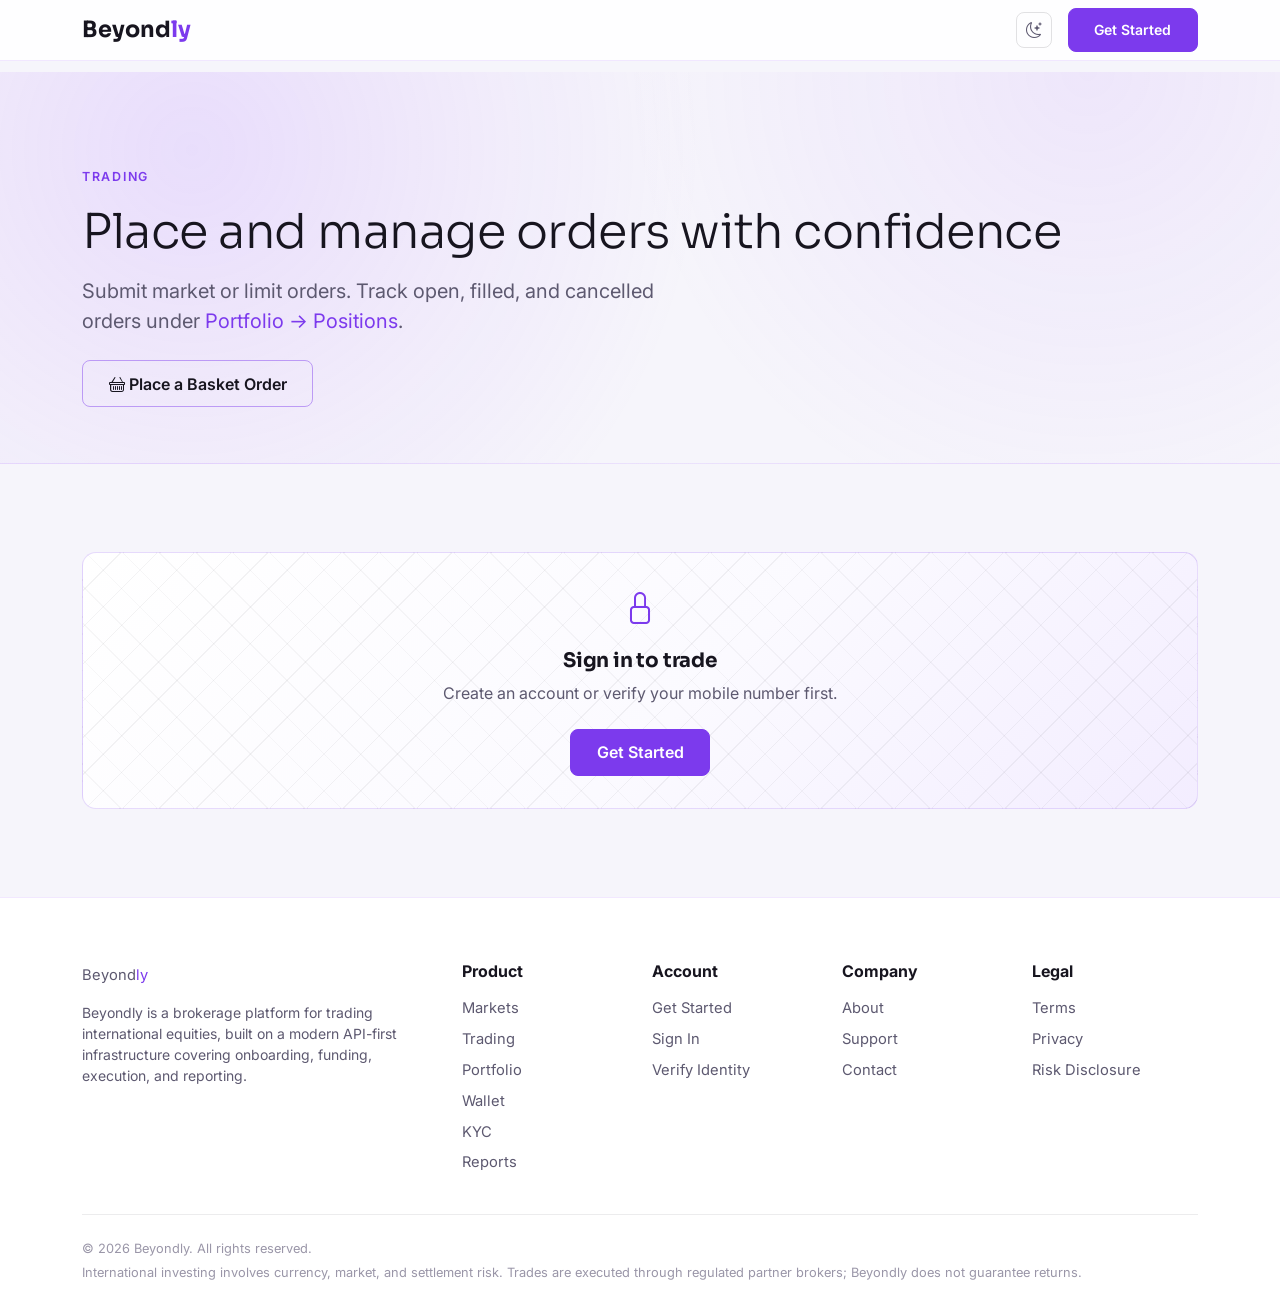
<file: website/trading.html>
<!DOCTYPE html>
<html lang="en">
<head>
  <meta charset="UTF-8" />
  <meta name="viewport" content="width=device-width, initial-scale=1.0" />
  <title>Trading | Beyondly</title>
  <link rel="preconnect" href="https://fonts.googleapis.com" />
  <link href="https://fonts.googleapis.com/css2?family=Inter:wght@400;500;600&family=Sora:wght@600;700&display=swap" rel="stylesheet" />
  <link href="https://cdn.jsdelivr.net/npm/bootstrap@5.3.3/dist/css/bootstrap.min.css" rel="stylesheet" />
  <link href="https://cdn.jsdelivr.net/npm/bootstrap-icons@1.11.3/font/bootstrap-icons.min.css" rel="stylesheet" />
  <link href="css/style.css" rel="stylesheet" />
  <script src="js/common/theme.js?v=20261111"></script>
</head>
<body>

  <!-- Navbar -->
  <nav class="navbar navbar-expand-lg navbar-dark fixed-top site-navbar">
    <div class="container">
      <a class="navbar-brand" href="index.html">Beyond<span>ly</span></a>
      <button class="navbar-toggler" type="button" data-bs-toggle="collapse" data-bs-target="#siteNav">
        <span class="navbar-toggler-icon"></span>
      </button>
      <div class="collapse navbar-collapse" id="siteNav">
        <div class="nav-search-slot d-none" id="navSearchItem">
          <form class="nav-search" id="navSearchForm" role="search">
            <i class="bi bi-search nav-search-icon" aria-hidden="true"></i>
            <input type="search" class="form-control nav-search-input" id="navSearchInput" placeholder="Search stocks &amp; ETFs" aria-label="Search stocks and ETFs" autocomplete="off" />
            <kbd class="nav-search-kbd d-none d-xl-inline" title="Press / to search">/</kbd>
          </form>
        </div>
        <ul class="navbar-nav ms-auto align-items-lg-center">
          <li class="nav-item"><a class="nav-link" href="index.html">Home</a></li>
          <li class="nav-item"><a class="nav-link" href="markets.html">Markets</a></li>
          <li class="nav-item"><a class="nav-link active" href="trading.html">Trading</a></li>
          <li class="nav-item"><a class="nav-link" href="portfolio.html">Portfolio</a></li>
          <li class="nav-item"><a class="nav-link" href="wallet.html">Wallet</a></li>
          <li class="nav-item"><a class="nav-link" href="kyc.html">KYC</a></li>
          <li class="nav-item"><a class="nav-link" href="reports.html">Reports</a></li>
          <li class="nav-item ms-lg-2 mt-2 mt-lg-0">
            <button type="button" class="theme-toggle" data-theme-toggle aria-label="Switch theme"><i class="bi bi-sun"></i></button>
          </li>
          <li class="nav-item ms-lg-3 mt-2 mt-lg-0 d-flex align-items-center gap-3"><a class="btn btn-primary-custom btn-sm" href="get-started.html" id="navAuthButton">Get Started</a><a href="#" class="text-muted-custom small d-none" id="navSignOutLink">Sign Out</a></li>
        </ul>
      </div>
    </div>
  </nav>

  <!-- Hero -->
  <header class="hero hero-sm">
    <div class="container">
      <p class="eyebrow mb-3">Trading</p>
      <h1 class="display-5 mb-3">Place and manage orders with confidence</h1>
      <p class="fs-5 text-muted-custom mb-0" style="max-width: 620px;">
        Submit market or limit orders. Track open, filled, and cancelled orders under <a href="portfolio.html?tab=positions">Portfolio → Positions</a>.
      </p>
      <a href="basket.html" class="btn btn-outline-custom mt-4"><i class="bi bi-basket"></i> Place a Basket Order</a>
    </div>
  </header>

  <!-- Order form -->
  <section class="section">
    <div class="container">

      <!-- Shown when the visitor has no access token yet -->
      <div class="metal-card text-center d-none" id="authRequiredNotice">
        <i class="bi bi-lock text-primary-custom" style="font-size: 2rem;"></i>
        <h5 class="text-white mt-3 mb-2">Sign in to trade</h5>
        <p class="text-muted-custom mb-4">Create an account or verify your mobile number first.</p>
        <a href="get-started.html" class="btn btn-primary-custom">Get Started</a>
      </div>

      <div class="row g-4 justify-content-center" data-requires-auth>
        <div class="col-lg-6">
          <div class="metal-card">
            <h5 class="text-white mb-4">Place an Order</h5>

            <div class="alert alert-danger d-none" id="orderErrorAlert" role="alert"></div>

            <div class="segmented-tabs mb-4 w-100" id="orderSideTabs">
              <button type="button" class="seg-btn active w-50" data-side="buy">Buy</button>
              <button type="button" class="seg-btn w-50" data-side="sell">Sell</button>
            </div>

            <form id="orderForm" novalidate>
              <div class="mb-3">
                <label class="form-label-custom" for="orderSymbol">Symbol</label>
                <input type="text" id="orderSymbol" class="form-control form-control-custom" placeholder="e.g. AAPL" />
                <div class="field-error" id="orderSymbolError">Enter a symbol.</div>
              </div>

              <!-- Live quote for the selected symbol -->
              <div class="trade-quote mb-3 d-none" id="tradeQuotePanel">
                <div class="trade-quote-main">
                  <div class="trade-quote-name">
                    <span class="text-white fw-semibold" id="tradeQuoteSymbol"></span>
                    <span class="text-muted-custom small" id="tradeQuoteCompany"></span>
                  </div>
                  <div class="text-end">
                    <div class="trade-quote-price" id="tradeQuotePrice">—</div>
                    <div id="tradeQuoteChange"></div>
                  </div>
                </div>
                <div class="trade-quote-status small text-muted-custom" id="tradeQuoteStatus"></div>
              </div>

              <div class="row g-3 mb-3">
                <div class="col-6">
                  <label class="form-label-custom" for="orderExchange">Exchange</label>
                  <select id="orderExchange" class="form-select form-select-custom">
                    <option value="nasdaq">NASDAQ</option>
                    <option value="nyse">NYSE</option>
                    <option value="bse">BSE</option>
                    <option value="nse">NSE</option>
                  </select>
                </div>
                <div class="col-6">
                  <label class="form-label-custom" for="orderCountryId">Country ID</label>
                  <input type="number" id="orderCountryId" min="1" value="1" class="form-control form-control-custom" />
                </div>
              </div>

              <div class="mb-3">
                <label class="form-label-custom" for="orderQuantity" id="orderQuantityLabel">Quantity</label>
                <input type="number" id="orderQuantity" min="1" step="any" class="form-control form-control-custom" placeholder="e.g. 10" />
                <div class="field-error" id="orderQuantityError">Quantity must be greater than zero.</div>
              </div>

              <div class="mb-3">
                <label class="form-label-custom" for="orderCategory">Order Category</label>
                <select id="orderCategory" class="form-select form-select-custom">
                  <option value="market_price">Market Price</option>
                  <option value="limit">Limit</option>
                  <option value="stop">Stop</option>
                  <option value="stop_limit">Stop Limit</option>
                  <option value="fractional">Fractional</option>
                </select>
              </div>

              <div class="mb-3 d-none" id="limitPriceGroup">
                <label class="form-label-custom" for="orderLimitPrice">Limit Price</label>
                <input type="number" id="orderLimitPrice" min="0" step="0.01" class="form-control form-control-custom" placeholder="e.g. 225.00" />
                <div class="field-error" id="orderLimitPriceError">Enter a valid limit price.</div>
              </div>

              <div class="mb-3 d-none" id="stopPriceGroup">
                <label class="form-label-custom" for="orderStopPrice">Stop Price</label>
                <input type="number" id="orderStopPrice" min="0" step="0.01" class="form-control form-control-custom" placeholder="e.g. 220.00" />
                <div class="field-error" id="orderStopPriceError">Enter a valid stop price.</div>
              </div>

              <div class="trade-total mb-3">
                <div class="d-flex justify-content-between align-items-baseline">
                  <span class="text-muted-custom" id="orderTotalLabel">Estimated total</span>
                  <span class="trade-total-value" id="orderTotalValue">—</span>
                </div>
                <div class="small text-muted-custom text-end" id="orderTotalBasis">Select a symbol and quantity</div>
              </div>

              <button type="submit" class="btn btn-primary-custom w-100 mt-2" id="submitOrderBtn">Place Buy Order</button>
              <div class="alert alert-success mt-3 d-none" id="orderSuccessAlert" role="alert">Order placed successfully. <a href="portfolio.html?tab=positions">View your orders</a></div>
            </form>
          </div>
        </div>

      </div>
    </div>
  </section>

  <!-- Footer -->
  <footer class="site-footer">
    <div class="container">
      <div class="row gy-4">
        <div class="col-lg-4">
          <a class="navbar-brand d-inline-block mb-3" href="index.html">Beyond<span class="text-primary-custom">ly</span></a>
          <p class="text-muted-custom small mb-0">Beyondly is a brokerage platform for trading international equities, built on a modern API-first infrastructure covering onboarding, funding, execution, and reporting.</p>
        </div>
        <div class="col-6 col-lg-2">
          <h6>Product</h6>
          <a href="markets.html">Markets</a>
          <a href="trading.html">Trading</a>
          <a href="portfolio.html">Portfolio</a>
          <a href="wallet.html">Wallet</a>
          <a href="kyc.html">KYC</a>
          <a href="reports.html">Reports</a>
        </div>
        <div class="col-6 col-lg-2">
          <h6>Account</h6>
          <a href="get-started.html">Get Started</a>
          <a href="get-started.html">Sign In</a>
          <a href="kyc.html">Verify Identity</a>
        </div>
        <div class="col-6 col-lg-2">
          <h6>Company</h6>
          <a href="#">About</a>
          <a href="#">Support</a>
          <a href="#">Contact</a>
        </div>
        <div class="col-6 col-lg-2">
          <h6>Legal</h6>
          <a href="#">Terms</a>
          <a href="#">Privacy</a>
          <a href="#">Risk Disclosure</a>
        </div>
      </div>
      <div class="footer-disclaimer">
        <p class="mb-1">&copy; 2026 Beyondly. All rights reserved.</p>
        <p class="mb-0">International investing involves currency, market, and settlement risk. Trades are executed through regulated partner brokers; Beyondly does not guarantee returns.</p>
      </div>
    </div>
  </footer>

  <script src="https://code.jquery.com/jquery-3.7.1.min.js"></script>
  <script src="https://cdn.jsdelivr.net/npm/bootstrap@5.3.3/dist/js/bootstrap.bundle.min.js"></script>
  <script src="js/common/api-client.js"></script>
  <script src="js/common/auth-guard.js"></script>
  <script src="js/common/navbar.js"></script>
  <script src="js/common/market-shared.js?v=20261111"></script>
  <script src="js/common/symbol-autocomplete.js"></script>
  <script src="js/pages/trading.js"></script>
</body>
</html>
</file>
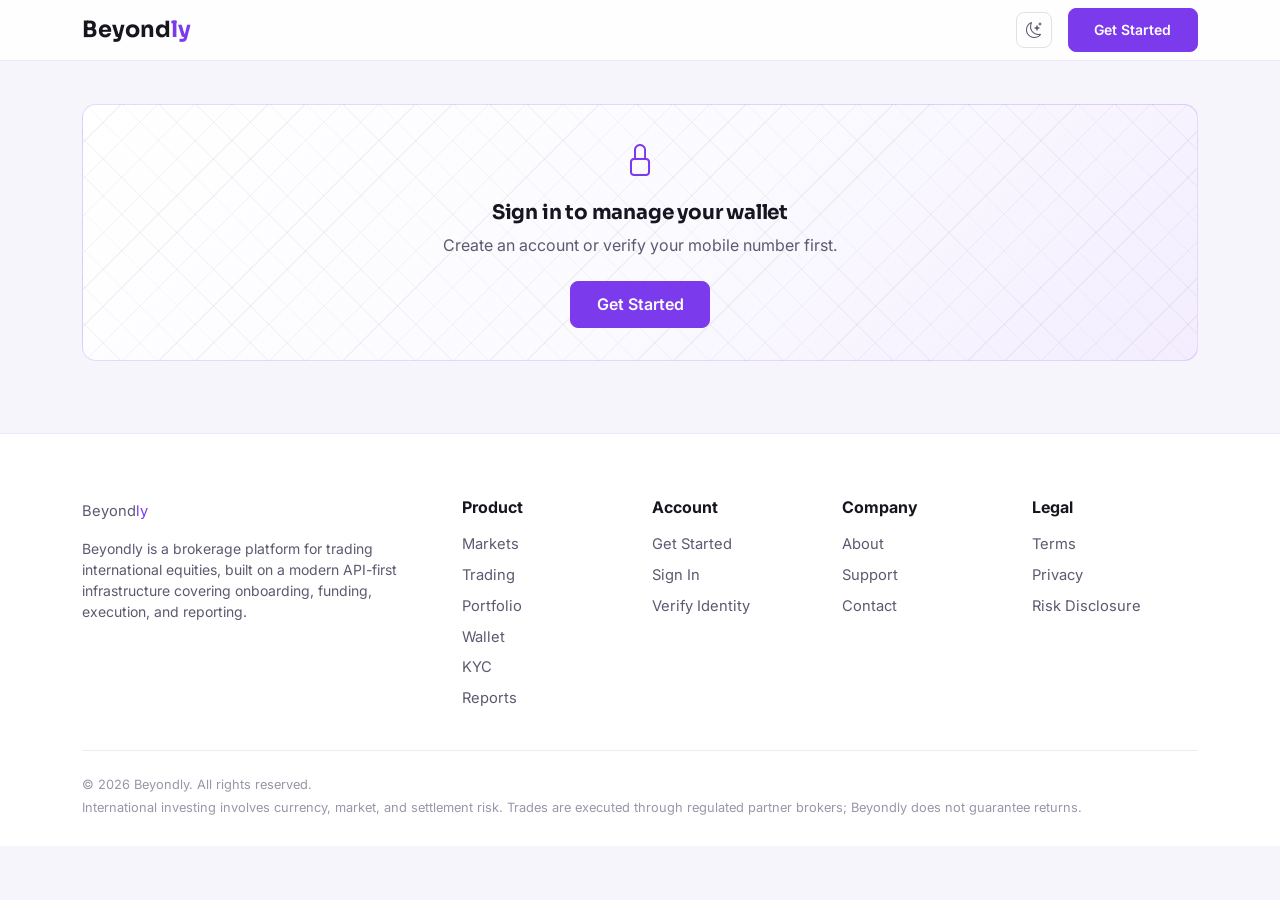
<file: website/wallet.html>
<!DOCTYPE html>
<html lang="en">
<head>
  <meta charset="UTF-8" />
  <meta name="viewport" content="width=device-width, initial-scale=1.0" />
  <title>Wallet | Beyondly</title>
  <link rel="preconnect" href="https://fonts.googleapis.com" />
  <link href="https://fonts.googleapis.com/css2?family=Inter:wght@400;500;600&family=Sora:wght@600;700&display=swap" rel="stylesheet" />
  <link href="https://cdn.jsdelivr.net/npm/bootstrap@5.3.3/dist/css/bootstrap.min.css" rel="stylesheet" />
  <link href="https://cdn.jsdelivr.net/npm/bootstrap-icons@1.11.3/font/bootstrap-icons.min.css" rel="stylesheet" />
  <link href="css/style.css?v=20261111-3" rel="stylesheet" />
  <script src="js/common/theme.js?v=20261111"></script>
</head>
<body>

  <!-- Navbar -->
  <nav class="navbar navbar-expand-lg navbar-dark fixed-top site-navbar">
    <div class="container">
      <a class="navbar-brand" href="index.html">Beyond<span>ly</span></a>
      <button class="navbar-toggler" type="button" data-bs-toggle="collapse" data-bs-target="#siteNav">
        <span class="navbar-toggler-icon"></span>
      </button>
      <div class="collapse navbar-collapse" id="siteNav">
        <div class="nav-search-slot d-none" id="navSearchItem">
          <form class="nav-search" id="navSearchForm" role="search">
            <i class="bi bi-search nav-search-icon" aria-hidden="true"></i>
            <input type="search" class="form-control nav-search-input" id="navSearchInput" placeholder="Search stocks &amp; ETFs" aria-label="Search stocks and ETFs" autocomplete="off" />
            <kbd class="nav-search-kbd d-none d-xl-inline" title="Press / to search">/</kbd>
          </form>
        </div>
        <ul class="navbar-nav ms-auto align-items-lg-center">
          <li class="nav-item"><a class="nav-link" href="index.html">Home</a></li>
          <li class="nav-item"><a class="nav-link" href="markets.html">Markets</a></li>
          <li class="nav-item"><a class="nav-link" href="trading.html">Trading</a></li>
          <li class="nav-item"><a class="nav-link" href="portfolio.html">Portfolio</a></li>
          <li class="nav-item"><a class="nav-link active" href="wallet.html">Wallet</a></li>
          <li class="nav-item"><a class="nav-link" href="kyc.html">KYC</a></li>
          <li class="nav-item"><a class="nav-link" href="reports.html">Reports</a></li>
          <li class="nav-item ms-lg-2 mt-2 mt-lg-0">
            <button type="button" class="theme-toggle" data-theme-toggle aria-label="Switch theme"><i class="bi bi-sun"></i></button>
          </li>
          <li class="nav-item ms-lg-3 mt-2 mt-lg-0 d-flex align-items-center gap-3"><a class="btn btn-primary-custom btn-sm" href="get-started.html" id="navAuthButton">Get Started</a><a href="#" class="text-muted-custom small d-none" id="navSignOutLink">Sign Out</a></li>
        </ul>
      </div>
    </div>
  </nav>

  <section class="mkt-page">
    <div class="container">

      <!-- Shown when the visitor has no access token yet -->
      <div class="metal-card text-center d-none" id="authRequiredNotice">
        <i class="bi bi-lock text-primary-custom" style="font-size: 2rem;"></i>
        <h5 class="text-white mt-3 mb-2">Sign in to manage your wallet</h5>
        <p class="text-muted-custom mb-4">Create an account or verify your mobile number first.</p>
        <a href="get-started.html" class="btn btn-primary-custom">Get Started</a>
      </div>

      <div data-requires-auth>
        <div class="alert alert-danger d-none" id="walletErrorAlert" role="alert"></div>

        <!-- Balances -->
        <div class="wlt-balance-strip">
          <div class="wlt-balance">
            <span class="wlt-balance-icon"><i class="bi bi-graph-up-arrow"></i></span>
            <div>
              <div class="wlt-balance-label">Buying Power</div>
              <div class="wlt-balance-value" id="buyingPowerValue">—</div>
            </div>
            <i class="bi bi-info-circle wlt-balance-action" data-bs-toggle="tooltip" title="Cash you can use to buy stocks right now."></i>
          </div>
          <div class="wlt-balance">
            <span class="wlt-balance-icon"><i class="bi bi-cash-coin"></i></span>
            <div>
              <div class="wlt-balance-label">Avl. for Withdrawal</div>
              <div class="wlt-balance-value" id="withdrawableValue">—</div>
            </div>
            <button type="button" class="wlt-balance-action" id="balanceVisibilityToggle" aria-label="Hide balances"><i class="bi bi-eye"></i></button>
          </div>
        </div>
        <p class="text-muted-custom small mt-2 mb-0 d-none" id="balanceErrorNote"></p>

        <div class="row g-4 mt-1">
          <!-- Section navigation -->
          <div class="col-lg-3">
            <nav class="wlt-nav" id="walletNav">
              <button type="button" class="active" data-section="deposit">Deposit Funds <i class="bi bi-chevron-right"></i></button>
              <button type="button" data-section="withdraw">Withdraw Funds <i class="bi bi-chevron-right"></i></button>
              <button type="button" data-section="history">Transaction History <i class="bi bi-chevron-right"></i></button>
              <button type="button" data-section="banks">Bank Accounts <i class="bi bi-chevron-right"></i></button>
            </nav>
          </div>

          <div class="col-lg-9">
            <!-- Deposit -->
            <div class="mkt-panel wlt-card" id="section-deposit">
              <h3 class="wlt-title">Deposit Funds</h3>
              <p class="text-muted-custom mb-4">Choose your preferred bank account</p>
              <div class="wlt-notice"><i class="bi bi-info-circle"></i><span><strong>Instant &amp; Secure Funding:</strong> Seamless deposits for HDFC, Axis, ICICI, IDFC and Kotak users.</span></div>
              <div class="wlt-bank-grid" data-bank-grid="selectable"></div>

              <h6 class="wlt-subhead">Transfer fund from: <span data-selected-bank-name>—</span></h6>
              <form id="depositForm" novalidate>
                <div class="wlt-field-row">
                  <label class="wlt-field-label" for="depositPan">PAN Details</label>
                  <div class="wlt-field-control">
                    <input type="text" id="depositPan" class="form-control form-control-custom" readonly />
                  </div>
                </div>
                <div class="wlt-field-row">
                  <label class="wlt-field-label" for="depositAmount">Deposit Amount</label>
                  <div class="wlt-field-control">
                    <div class="wlt-amount-input"><span>₹</span><input type="number" id="depositAmount" min="1700" step="1" placeholder="0" class="form-control form-control-custom" data-amount-input /></div>
                    <div class="wlt-quick-amounts">
                      <button type="button" class="mkt-chip" data-quick-amount="10000">₹10,000</button>
                      <button type="button" class="mkt-chip" data-quick-amount="15000">₹15,000</button>
                      <button type="button" class="mkt-chip" data-quick-amount="20000">₹20,000</button>
                      <button type="button" class="mkt-chip" data-quick-amount="25000">₹25,000</button>
                    </div>
                    <div class="field-error" data-amount-error>Minimum deposit is ₹1,700.</div>
                  </div>
                </div>
                <button type="submit" class="btn btn-primary-custom wlt-submit" disabled>Continue to Deposit</button>
                <div class="alert alert-success mt-3 mb-0 d-none" data-success-alert role="alert"></div>
              </form>
            </div>

            <!-- Withdraw -->
            <div class="mkt-panel wlt-card d-none" id="section-withdraw">
              <div class="d-flex justify-content-between align-items-start flex-wrap gap-3">
                <div>
                  <h3 class="wlt-title">Withdraw Funds</h3>
                  <p class="text-muted-custom mb-4">Transfer money to your bank account</p>
                </div>
                <div class="text-end">
                  <div class="text-muted-custom small">Available for Withdrawal</div>
                  <div class="wlt-available" id="withdrawAvailableValue">—</div>
                </div>
              </div>
              <div class="wlt-notice"><i class="bi bi-alarm"></i><span>Withdrawals are processed within 2–3 business days. Funds will appear in your bank account after processing is complete.</span></div>
              <div class="wlt-bank-grid" data-bank-grid="selectable"></div>

              <h6 class="wlt-subhead">Withdraw funds to: <span data-selected-bank-name>—</span></h6>
              <p class="wlt-note"><i class="bi bi-info-circle"></i> The final INR amount credited to your account will depend on the USD-INR exchange rate applied by the bank.</p>
              <form id="withdrawForm" novalidate>
                <div class="wlt-field-row">
                  <label class="wlt-field-label" for="withdrawAmount">Withdrawal Amount</label>
                  <div class="wlt-field-control">
                    <div class="wlt-amount-input"><span>$</span><input type="number" id="withdrawAmount" min="0.01" step="0.01" placeholder="0" class="form-control form-control-custom" data-amount-input /></div>
                    <div class="wlt-quick-amounts">
                      <button type="button" class="mkt-chip" data-quick-amount="100">$100</button>
                      <button type="button" class="mkt-chip" data-quick-amount="500">$500</button>
                      <button type="button" class="mkt-chip" data-quick-amount="1000">$1,000</button>
                      <button type="button" class="mkt-chip" data-quick-amount="all">All Available</button>
                    </div>
                    <div class="field-error" data-amount-error>Amount is more than your available balance.</div>
                  </div>
                </div>
                <button type="submit" class="btn btn-primary-custom wlt-submit" disabled>Withdraw Funds</button>
                <div class="alert alert-success mt-3 mb-0 d-none" data-success-alert role="alert"></div>
              </form>
            </div>

            <!-- Transaction history -->
            <div class="mkt-panel wlt-card d-none" id="section-history">
              <h3 class="wlt-title">Transaction History</h3>
              <p class="text-muted-custom mb-3">View all your Deposits and Withdrawals</p>
              <div class="mkt-underline-tabs mb-3" id="historyDirectionTabs">
                <button class="active" data-direction="DEPOSIT">Deposit History</button>
                <button data-direction="WITHDRAW">Withdrawal History</button>
              </div>
              <div class="row g-3 mb-3">
                <div class="col-sm-4">
                  <label class="form-label-custom" for="historyStatusFilter">Status</label>
                  <select id="historyStatusFilter" class="form-select form-select-custom">
                    <option value="all">All</option>
                    <option value="pending">Pending</option>
                    <option value="completed">Completed</option>
                    <option value="rejected">Rejected</option>
                  </select>
                </div>
                <div class="col-6 col-sm-4">
                  <label class="form-label-custom" for="historyFromDate">From</label>
                  <input type="date" id="historyFromDate" class="form-control form-control-custom" />
                </div>
                <div class="col-6 col-sm-4">
                  <label class="form-label-custom" for="historyToDate">To</label>
                  <input type="date" id="historyToDate" class="form-control form-control-custom" />
                </div>
              </div>
              <div class="table-responsive" id="historyTableWrap">
                <table class="table table-custom mb-0">
                  <thead>
                    <tr><th>Date</th><th>Reference</th><th>Bank / Method</th><th>Amount</th><th>Status</th></tr>
                  </thead>
                  <tbody id="historyTableBody"></tbody>
                </table>
              </div>
              <div class="wlt-empty d-none" id="historyEmptyState">
                <div class="wlt-empty-art"><span></span><i></i><i></i></div>
                <h6 class="text-white mt-4 mb-1">No transactions found</h6>
                <p class="text-muted-custom small mb-0">Try adjusting your filters</p>
              </div>
              <p class="text-muted-custom small mt-3 mb-0 d-none" id="historySourceNote">Showing requests made from Beyondly. Broker transfer status is unavailable right now.</p>
            </div>

            <!-- Bank accounts -->
            <div class="mkt-panel wlt-card d-none" id="section-banks">
              <h3 class="wlt-title">Linked Bank Accounts</h3>
              <p class="text-muted-custom mb-4">Manage your bank accounts for deposits and withdrawals</p>
              <div class="wlt-notice"><i class="bi bi-shield-check"></i><span><strong>Secure &amp; Encrypted:</strong> Bank details are sent over an encrypted connection to our regulated partner broker and used only to move your funds.</span></div>
              <div class="wlt-bank-grid" data-bank-grid="all"></div>
            </div>
          </div>
        </div>
      </div>
    </div>
  </section>

  <!-- Link a bank account -->
  <div class="modal fade" id="addBankModal" tabindex="-1" aria-hidden="true">
    <div class="modal-dialog modal-dialog-centered">
      <form class="modal-content mkt-modal" id="addBankForm" novalidate>
        <div class="modal-header border-0">
          <h5 class="modal-title">Link a bank account</h5>
          <button type="button" class="btn-close btn-close-white" data-bs-dismiss="modal" aria-label="Close"></button>
        </div>
        <div class="modal-body pt-0">
          <div class="mb-3">
            <label class="form-label-custom" for="bankBeneficiaryName">Account holder name</label>
            <input type="text" id="bankBeneficiaryName" class="form-control form-control-custom" autocomplete="name" />
          </div>
          <div class="mb-3">
            <label class="form-label-custom" for="bankAccountNumber">Account number</label>
            <input type="text" id="bankAccountNumber" inputmode="numeric" class="form-control form-control-custom" />
          </div>
          <div class="mb-0">
            <label class="form-label-custom" for="bankIfscCode">IFSC code</label>
            <input type="text" id="bankIfscCode" maxlength="11" class="form-control form-control-custom text-uppercase" placeholder="KKBK0000123" />
          </div>
          <div class="alert alert-danger mt-3 mb-0 d-none" id="addBankError"></div>
        </div>
        <div class="modal-footer border-0">
          <button type="button" class="btn btn-outline-custom" data-bs-dismiss="modal">Cancel</button>
          <button type="submit" class="btn btn-primary-custom" id="addBankSubmit">Link Bank</button>
        </div>
      </form>
    </div>
  </div>

  <!-- Footer -->
  <footer class="site-footer">
    <div class="container">
      <div class="row gy-4">
        <div class="col-lg-4">
          <a class="navbar-brand d-inline-block mb-3" href="index.html">Beyond<span class="text-primary-custom">ly</span></a>
          <p class="text-muted-custom small mb-0">Beyondly is a brokerage platform for trading international equities, built on a modern API-first infrastructure covering onboarding, funding, execution, and reporting.</p>
        </div>
        <div class="col-6 col-lg-2">
          <h6>Product</h6>
          <a href="markets.html">Markets</a>
          <a href="trading.html">Trading</a>
          <a href="portfolio.html">Portfolio</a>
          <a href="wallet.html">Wallet</a>
          <a href="kyc.html">KYC</a>
          <a href="reports.html">Reports</a>
        </div>
        <div class="col-6 col-lg-2">
          <h6>Account</h6>
          <a href="get-started.html">Get Started</a>
          <a href="get-started.html">Sign In</a>
          <a href="kyc.html">Verify Identity</a>
        </div>
        <div class="col-6 col-lg-2">
          <h6>Company</h6>
          <a href="#">About</a>
          <a href="#">Support</a>
          <a href="#">Contact</a>
        </div>
        <div class="col-6 col-lg-2">
          <h6>Legal</h6>
          <a href="#">Terms</a>
          <a href="#">Privacy</a>
          <a href="#">Risk Disclosure</a>
        </div>
      </div>
      <div class="footer-disclaimer">
        <p class="mb-1">&copy; 2026 Beyondly. All rights reserved.</p>
        <p class="mb-0">International investing involves currency, market, and settlement risk. Trades are executed through regulated partner brokers; Beyondly does not guarantee returns.</p>
      </div>
    </div>
  </footer>

  <script src="https://code.jquery.com/jquery-3.7.1.min.js"></script>
  <script src="https://cdn.jsdelivr.net/npm/bootstrap@5.3.3/dist/js/bootstrap.bundle.min.js"></script>
  <script src="js/common/api-client.js"></script>
  <script src="js/common/auth-guard.js"></script>
  <script src="js/common/symbol-autocomplete.js"></script>
  <script src="js/common/navbar.js"></script>
  <script src="js/pages/wallet.js?v=20261103b"></script>
</body>
</html>
</file>
<file: website/css/style.css>
/* ==========================================================================
   Beyondly - Design tokens
   ========================================================================== */
:root {
  --color-primary: #a663ff;
  --color-primary-dim: #7a3fd1;
  --color-bg: #000000;
  --color-surface: #0a0a0a;
  --color-surface-alt: #111114;
  --color-border: rgba(166, 99, 255, 0.25);
  --color-border-strong: rgba(166, 99, 255, 0.6);
  --color-text: #ffffff;
  --color-text-muted: #a6a6b0;
  --color-buy: #2fd47a;
  --color-sell: #ff5c72;
  --font-display: "Sora", "Segoe UI", sans-serif;
  --font-body: "Inter", "Segoe UI", sans-serif;
  --color-primary-hover: #b985ff;
  --color-link-hover: #c290ff;
  --color-placeholder: #6b6b76;
  --color-warning-text: #e9e3d6;
  --ink-rgb: 255, 255, 255;
  --navbar-bg: rgba(0, 0, 0, 0.85);
  --shadow-strong: rgba(0, 0, 0, 0.6);
  --chart-grid: rgba(255, 255, 255, 0.06);
  --chart-gold: #f5b942;
  --card-gradient: linear-gradient(135deg, #161616 0%, #070707 55%, #150c22 100%);
  --panel-gradient: linear-gradient(135deg, #121214 0%, #0a0a0a 60%, #120b1c 100%);
  --skeleton-gradient: linear-gradient(90deg, #121214 25%, #1b1b20 50%, #121214 75%);
  --bank-card-gradient: linear-gradient(135deg, #1b1b20 0%, #101013 55%, #22222a 100%);
  --strip-gradient: linear-gradient(135deg, #16101f 0%, #0b0b0d 100%);
  --color-pending: #ffc107;
  color-scheme: dark;
}

/* ==========================================================================
   Base
   ========================================================================== */
body {
  background-color: var(--color-bg);
  color: var(--color-text);
  font-family: var(--font-body);
  padding-top: 72px;
}

h1, h2, h3, h4, h5, .display-heading {
  font-family: var(--font-display);
  font-weight: 700;
  letter-spacing: -0.01em;
}

a {
  color: var(--color-primary);
  text-decoration: none;
}

a:hover {
  color: var(--color-link-hover);
}

.text-muted-custom {
  color: var(--color-text-muted) !important;
}

.text-primary-custom {
  color: var(--color-primary) !important;
}

.section {
  padding: 88px 0;
}

.section-tight {
  padding: 56px 0;
}

.section-alt {
  background-color: var(--color-surface);
}

.eyebrow {
  color: var(--color-primary);
  text-transform: uppercase;
  letter-spacing: 0.14em;
  font-size: 0.78rem;
  font-weight: 600;
}

/* ==========================================================================
   Buttons
   ========================================================================== */
.btn-primary-custom {
  background-color: var(--color-primary);
  border-color: var(--color-primary);
  color: #ffffff;
  font-weight: 600;
  padding: 0.65rem 1.6rem;
  border-radius: 8px;
  transition: background-color 0.2s ease, box-shadow 0.2s ease;
}

.btn-primary-custom:hover {
  background-color: var(--color-primary-hover);
  border-color: var(--color-primary-hover);
  color: #ffffff;
  box-shadow: 0 8px 24px rgba(166, 99, 255, 0.35);
}

.btn-outline-custom {
  background-color: transparent;
  border: 1px solid var(--color-border-strong);
  color: var(--color-text);
  font-weight: 600;
  padding: 0.65rem 1.6rem;
  border-radius: 8px;
  transition: border-color 0.2s ease, background-color 0.2s ease;
}

.btn-outline-custom:hover {
  border-color: var(--color-primary);
  background-color: rgba(166, 99, 255, 0.08);
  color: var(--color-text);
}

/* ==========================================================================
   Navbar
   ========================================================================== */
.site-navbar {
  background-color: var(--navbar-bg);
  backdrop-filter: blur(10px);
  border-bottom: 1px solid rgba(166, 99, 255, 0.15);
  transition: box-shadow 0.2s ease, border-color 0.2s ease;
}

.site-navbar.is-scrolled {
  border-color: rgba(166, 99, 255, 0.35);
  box-shadow: 0 8px 24px rgba(0, 0, 0, 0.5);
}

.site-navbar .navbar-brand {
  font-family: var(--font-display);
  font-weight: 700;
  font-size: 1.4rem;
  color: var(--color-text);
}

.site-navbar .navbar-brand span {
  color: var(--color-primary);
}

.site-navbar .nav-link {
  color: var(--color-text-muted);
  font-weight: 500;
  padding: 0.5rem 0.9rem !important;
}

.site-navbar .nav-link:hover,
.site-navbar .nav-link.active {
  color: var(--color-text);
}

/* ==========================================================================
   Metallic diagonal grid card
   ========================================================================== */
.metal-card {
  position: relative;
  border-radius: 14px;
  padding: 32px;
  height: 100%;
  background-color: var(--color-surface);
  background-image:
    repeating-linear-gradient(135deg, rgba(var(--ink-rgb), 0.05) 0px, rgba(var(--ink-rgb), 0.05) 1px, transparent 1px, transparent 26px),
    repeating-linear-gradient(45deg, rgba(var(--ink-rgb), 0.035) 0px, rgba(var(--ink-rgb), 0.035) 1px, transparent 1px, transparent 26px),
    var(--card-gradient);
  border: 1px solid var(--color-border);
  overflow: hidden;
  transition: transform 0.25s ease, border-color 0.25s ease, box-shadow 0.25s ease;
}

.metal-card::after {
  content: "";
  position: absolute;
  top: -60%;
  left: -60%;
  width: 40%;
  height: 220%;
  background: linear-gradient(135deg, transparent, rgba(166, 99, 255, 0.2), transparent);
  transform: rotate(20deg);
  transition: left 0.65s ease;
  pointer-events: none;
}

.metal-card:hover {
  transform: translateY(-4px);
  border-color: var(--color-border-strong);
  box-shadow: 0 16px 34px rgba(166, 99, 255, 0.16);
}

.metal-card:hover::after {
  left: 120%;
}

.metal-card--flat {
  padding: 24px;
}

.metal-icon {
  width: 52px;
  height: 52px;
  border-radius: 12px;
  display: flex;
  align-items: center;
  justify-content: center;
  background: rgba(166, 99, 255, 0.12);
  border: 1px solid var(--color-border);
  color: var(--color-primary);
  font-size: 1.4rem;
  margin-bottom: 18px;
}

/* ==========================================================================
   Hero
   ========================================================================== */
.hero {
  padding: 120px 0 80px;
  background:
    radial-gradient(circle at 15% 20%, rgba(166, 99, 255, 0.16), transparent 45%),
    radial-gradient(circle at 85% 0%, rgba(166, 99, 255, 0.1), transparent 40%),
    var(--color-bg);
  border-bottom: 1px solid rgba(166, 99, 255, 0.12);
}

.hero-sm {
  padding: 96px 0 56px;
}

/* ==========================================================================
   Stat counters
   ========================================================================== */
.stat-value {
  font-family: var(--font-display);
  font-size: 2.4rem;
  font-weight: 700;
  color: var(--color-primary);
}

.stat-label {
  color: var(--color-text-muted);
  font-size: 0.9rem;
}

/* ==========================================================================
   Forms
   ========================================================================== */
.form-control-custom,
.form-select-custom {
  background-color: var(--color-surface-alt);
  border: 1px solid rgba(var(--ink-rgb), 0.12);
  color: var(--color-text);
  border-radius: 8px;
  padding: 0.65rem 0.9rem;
}

.form-select-custom {
  padding-right: 2.25rem;
}

.form-control-custom:focus,
.form-select-custom:focus {
  background-color: var(--color-surface-alt);
  color: var(--color-text);
  border-color: var(--color-primary);
  box-shadow: 0 0 0 0.2rem rgba(166, 99, 255, 0.2);
}

.form-control-custom::placeholder {
  color: var(--color-placeholder);
}

.phone-input-group .phone-country-code {
  background-color: var(--color-surface-alt);
  border: 1px solid rgba(var(--ink-rgb), 0.12);
  border-right: 0;
  color: var(--color-text-muted);
  font-weight: 600;
  border-radius: 8px 0 0 8px;
}

.phone-input-group .form-control-custom {
  border-radius: 0 8px 8px 0;
}

.form-label-custom {
  color: var(--color-text-muted);
  font-size: 0.85rem;
  font-weight: 600;
  margin-bottom: 0.4rem;
}

.field-error {
  color: var(--color-sell);
  font-size: 0.8rem;
  margin-top: 0.3rem;
  display: none;
}

.form-check-input {
  background-color: var(--color-surface-alt);
  border-color: rgba(var(--ink-rgb), 0.35);
}

.form-check-input:checked {
  background-color: var(--color-primary);
  border-color: var(--color-primary);
}

.form-check-input:focus {
  border-color: var(--color-primary);
  box-shadow: 0 0 0 0.2rem rgba(166, 99, 255, 0.2);
}

.form-check-label {
  color: var(--color-text);
}

/* ==========================================================================
   Pills / badges
   ========================================================================== */
.pill {
  display: inline-flex;
  align-items: center;
  gap: 6px;
  padding: 4px 12px;
  border-radius: 999px;
  font-size: 0.78rem;
  font-weight: 600;
}

.pill-pending {
  background: rgba(255, 193, 7, 0.12);
  color: var(--color-pending);
}

.pill-approved {
  background: rgba(47, 212, 122, 0.12);
  color: var(--color-buy);
}

.pill-review {
  background: rgba(166, 99, 255, 0.15);
  color: var(--color-primary);
}

.pill-buy {
  background: rgba(47, 212, 122, 0.12);
  color: var(--color-buy);
}

.pill-sell {
  background: rgba(255, 92, 114, 0.12);
  color: var(--color-sell);
}

/* ==========================================================================
   Tables
   ========================================================================== */
.table-custom {
  --bs-table-bg: transparent;
  --bs-table-color: var(--color-text);
  background-color: transparent;
  color: var(--color-text);
  border-color: rgba(var(--ink-rgb), 0.08);
}

.table-custom thead th {
  color: var(--color-text-muted);
  font-size: 0.78rem;
  text-transform: uppercase;
  letter-spacing: 0.06em;
  border-bottom: 1px solid rgba(166, 99, 255, 0.25);
  font-weight: 600;
}

.table-custom td,
.table-custom th {
  border-color: rgba(var(--ink-rgb), 0.06);
  vertical-align: middle;
  padding: 0.9rem 0.75rem;
}

/* ==========================================================================
   Tabs (segmented control)
   ========================================================================== */
.segmented-tabs {
  display: inline-flex;
  background: var(--color-surface-alt);
  border: 1px solid rgba(var(--ink-rgb), 0.1);
  border-radius: 10px;
  padding: 4px;
}

.segmented-tabs .seg-btn {
  border: none;
  background: transparent;
  color: var(--color-text-muted);
  font-weight: 600;
  padding: 0.5rem 1.3rem;
  border-radius: 7px;
  transition: background-color 0.2s ease, color 0.2s ease;
}

.segmented-tabs .seg-btn.active {
  background: var(--color-primary);
  color: #ffffff;
}

/* ==========================================================================
   Stepper (KYC / Get Started)
   ========================================================================== */
.stepper {
  display: flex;
  align-items: center;
  gap: 10px;
  margin-bottom: 40px;
  flex-wrap: wrap;
}

.stepper-step {
  display: flex;
  align-items: center;
  gap: 10px;
  color: var(--color-text-muted);
}

.stepper-circle {
  width: 34px;
  height: 34px;
  border-radius: 50%;
  border: 1px solid rgba(var(--ink-rgb), 0.15);
  display: flex;
  align-items: center;
  justify-content: center;
  font-weight: 700;
  font-size: 0.85rem;
  flex-shrink: 0;
}

.stepper-step.is-active .stepper-circle {
  border-color: var(--color-primary);
  background: var(--color-primary);
  color: #fff;
}

.stepper-step.is-done .stepper-circle {
  border-color: var(--color-buy);
  background: rgba(47, 212, 122, 0.15);
  color: var(--color-buy);
}

.stepper-step.is-active,
.stepper-step.is-done {
  color: var(--color-text);
}

.stepper-line {
  width: 40px;
  height: 1px;
  background: rgba(var(--ink-rgb), 0.15);
}

/* ==========================================================================
   KYC progress bar + collapsible sections (kyc-form-1)
   ========================================================================== */
.kyc-progress {
  display: flex;
  gap: 6px;
  margin-bottom: 32px;
}

.kyc-progress-step {
  flex: 1;
  text-align: center;
  font-size: 0.75rem;
  font-weight: 600;
  color: var(--color-text-muted);
}

.kyc-progress-bar {
  height: 8px;
  border-radius: 4px;
  background: rgba(var(--ink-rgb), 0.12);
  margin-bottom: 8px;
}

.kyc-progress-step.is-active,
.kyc-progress-step.is-done {
  color: var(--color-text);
}

.kyc-progress-step.is-active .kyc-progress-bar {
  background: var(--color-primary);
}

.kyc-progress-step.is-done .kyc-progress-bar {
  background: var(--color-buy);
}

.kyc-section {
  border: 1px solid rgba(var(--ink-rgb), 0.12);
  border-radius: 10px;
  margin-bottom: 16px;
  background: rgba(var(--ink-rgb), 0.02);
}

.kyc-section-toggle {
  width: 100%;
  display: flex;
  justify-content: space-between;
  align-items: center;
  gap: 12px;
  padding: 16px 20px;
  background: none;
  border: 0;
  color: var(--color-text);
  font-weight: 600;
  text-align: left;
}

.kyc-section-toggle .bi {
  font-size: 1.2rem;
  flex-shrink: 0;
}

.kyc-section-toggle .bi-plus-square,
.kyc-section-toggle.collapsed .bi-dash-square {
  display: none;
}

.kyc-section-toggle.collapsed .bi-plus-square {
  display: inline;
}

.kyc-section-body {
  padding: 0 20px 8px;
}

/* Yes/No style radio groups render as pill buttons */
.kyc-section-body .form-check:has(> input[type="radio"]) {
  position: relative;
  display: inline-block;
  padding-left: 0;
  margin: 0 8px 8px 0;
}

.kyc-section-body .form-check > input[type="radio"] {
  position: absolute;
  opacity: 0;
  pointer-events: none;
}

.kyc-section-body .form-check > input[type="radio"] + .form-check-label {
  display: inline-block;
  min-width: 64px;
  padding: 6px 18px;
  text-align: center;
  border: 1px solid var(--color-border-strong);
  border-radius: 999px;
  cursor: pointer;
}

.kyc-section-body .form-check > input[type="radio"]:checked + .form-check-label {
  background: var(--color-primary);
  border-color: var(--color-primary);
}

.kyc-section-body .form-check > input[type="radio"]:focus-visible + .form-check-label {
  box-shadow: 0 0 0 0.2rem rgba(166, 99, 255, 0.35);
}

.kyc-section-body .form-label-custom {
  display: block;
  color: var(--color-text);
}

.kyc-signature {
  position: relative;
  border: 1px solid var(--color-border-strong);
  border-radius: 10px;
  background: rgba(166, 99, 255, 0.06);
  padding: 22px 16px 16px;
  margin-top: 12px;
}

.kyc-signature-legend {
  position: absolute;
  top: -10px;
  left: 14px;
  padding: 0 6px;
  font-size: 0.8rem;
  font-weight: 600;
  background: var(--color-surface);
  color: var(--color-text-muted);
}

.kyc-signature-preview {
  display: flex;
  align-items: center;
  justify-content: center;
  height: 100%;
  min-height: 46px;
  border-radius: 8px;
  background: var(--color-surface-alt);
  font-family: "Dancing Script", cursive;
  font-size: 1.5rem;
  overflow: hidden;
  white-space: nowrap;
}

.kyc-nomination-statement {
  color: var(--color-text);
  margin-bottom: 12px;
}

.kyc-nominee-saved {
  display: flex;
  align-items: center;
  gap: 12px;
  margin-top: 10px;
  padding: 10px 14px;
  border: 1px solid rgba(var(--ink-rgb), 0.12);
  border-radius: 8px;
  background: var(--color-surface-alt);
}

.kyc-nominee-saved span {
  flex: 1;
  min-width: 0;
  overflow-wrap: anywhere;
}

.kyc-nominee-remove {
  background: none;
  border: 0;
  padding: 4px;
  color: var(--color-text-muted);
}

.kyc-nominee-remove:hover {
  color: var(--color-sell);
}

.kyc-nominee-save {
  background: rgba(166, 99, 255, 0.12);
  border: 1px solid var(--color-border);
  border-radius: 999px;
  color: var(--color-text);
  font-weight: 600;
  padding: 8px;
}

.kyc-nominee-save:hover {
  background: rgba(166, 99, 255, 0.22);
  color: var(--color-text);
}

.kyc-nominee-total {
  margin: 10px 0 0;
  font-size: 0.85rem;
  color: var(--color-text-muted);
}

.kyc-agreement-box {
  margin-bottom: 12px;
  padding: 12px 14px 12px 2.4rem;
  border: 1px solid var(--color-border-strong);
  border-radius: 10px;
}

.kyc-agreement-box a,
.kyc-agreement-affirmation a {
  color: var(--color-primary);
}

.kyc-agreement-affirmation {
  color: var(--color-text-muted);
  font-size: 0.9rem;
}

/* ==========================================================================
   Footer
   ========================================================================== */
.site-footer {
  background-color: var(--color-surface);
  border-top: 1px solid rgba(166, 99, 255, 0.15);
  padding: 64px 0 28px;
}

.site-footer h6 {
  color: var(--color-text);
  font-weight: 700;
  margin-bottom: 1rem;
}

.site-footer a {
  color: var(--color-text-muted);
  display: block;
  margin-bottom: 0.55rem;
  font-size: 0.92rem;
}

.site-footer a:hover {
  color: var(--color-primary);
}

.footer-disclaimer {
  color: var(--color-placeholder);
  font-size: 0.8rem;
  border-top: 1px solid rgba(var(--ink-rgb), 0.08);
  padding-top: 24px;
  margin-top: 32px;
}

/* ==========================================================================
   Misc utilities
   ========================================================================== */
.divider-line {
  height: 1px;
  background: rgba(var(--ink-rgb), 0.08);
}

.symbol-row {
  cursor: pointer;
  border: 1px solid transparent;
}

.symbol-row.is-selected {
  border-color: var(--color-border-strong);
  background: rgba(166, 99, 255, 0.06);
}

.change-up {
  color: var(--color-buy);
}

.change-down {
  color: var(--color-sell);
}

/* ==========================================================================
   Markets page
   ========================================================================== */
.mkt-ticker {
  display: flex;
  align-items: stretch;
  background: var(--color-surface-alt);
  border-bottom: 1px solid var(--color-border);
  font-size: 0.85rem;
  overflow: hidden;
}

.mkt-ticker-label {
  flex-shrink: 0;
  padding: 10px 16px;
  max-width: 40%;
  background: var(--color-primary-dim);
  font-weight: 600;
  white-space: nowrap;
}

.mkt-ticker-viewport {
  flex: 1;
  min-width: 0;
  overflow: hidden;
  mask-image: linear-gradient(90deg, transparent, #000 4%, #000 96%, transparent);
}

.mkt-ticker-track {
  display: inline-flex;
  gap: 32px;
  padding: 10px 16px;
  white-space: nowrap;
  animation: mkt-ticker-scroll 40s linear infinite;
}

.mkt-ticker-track:hover {
  animation-play-state: paused;
}

.mkt-ticker-item {
  cursor: pointer;
}

@keyframes mkt-ticker-scroll {
  from { transform: translateX(0); }
  to { transform: translateX(-50%); }
}

@media (prefers-reduced-motion: reduce) {
  .mkt-ticker-track { animation: none; }
}

.mkt-page {
  padding: 32px 0 72px;
}

.mkt-search {
  position: relative;
}

.mkt-search-icon {
  position: absolute;
  left: 18px;
  top: 50%;
  transform: translateY(-50%);
  color: var(--color-text-muted);
  z-index: 2;
}

.mkt-search .form-control {
  padding-left: 48px;
}

.mkt-search-results {
  position: absolute;
  top: calc(100% + 6px);
  left: 0;
  right: 0;
  max-height: 360px;
  overflow-y: auto;
  background: var(--color-surface-alt);
  border: 1px solid var(--color-border-strong);
  border-radius: 12px;
  z-index: 20;
  box-shadow: 0 18px 40px var(--shadow-strong);
}

.mkt-panel {
  background: var(--panel-gradient);
  border: 1px solid var(--color-border);
  border-radius: 14px;
  padding: 22px;
}

.mkt-panel-head {
  display: flex;
  align-items: center;
  justify-content: space-between;
  gap: 12px;
  margin-bottom: 18px;
}

.mkt-panel-title {
  margin: 0;
  font-size: 1.15rem;
  display: flex;
  align-items: center;
  gap: 10px;
}

.mkt-panel-title .bi {
  color: var(--color-primary);
}

.mkt-link-btn {
  border: none;
  background: none;
  color: var(--color-primary);
  font-size: 0.85rem;
  font-weight: 600;
}

.mkt-chip-group {
  display: flex;
  gap: 6px;
}

.mkt-chip {
  border: 1px solid rgba(var(--ink-rgb), 0.15);
  background: transparent;
  color: var(--color-text-muted);
  border-radius: 999px;
  padding: 4px 14px;
  font-size: 0.78rem;
  font-weight: 600;
}

.mkt-chip.active {
  background: var(--color-primary);
  border-color: var(--color-primary);
  color: #ffffff;
}

.mkt-avatar {
  width: 40px;
  height: 40px;
  border-radius: 10px;
  display: inline-flex;
  align-items: center;
  justify-content: center;
  flex-shrink: 0;
  font-size: 0.72rem;
  font-weight: 700;
  color: #ffffff;
}

.mkt-avatar-lg {
  width: 52px;
  height: 52px;
  font-size: 0.9rem;
}

.mkt-scroll-row {
  display: flex;
  gap: 14px;
  overflow-x: auto;
  padding-bottom: 6px;
  scroll-snap-type: x mandatory;
}

.mkt-stock-card {
  flex: 0 0 270px;
  display: flex;
  align-items: center;
  gap: 12px;
  padding: 16px;
  border-radius: 12px;
  background: var(--color-surface-alt);
  border: 1px solid rgba(var(--ink-rgb), 0.06);
  cursor: pointer;
  scroll-snap-align: start;
  transition: border-color 0.2s ease;
}

.mkt-stock-card:hover,
.mkt-row:hover,
.mkt-tile:hover {
  border-color: var(--color-border-strong);
}

.mkt-name {
  font-weight: 600;
  white-space: nowrap;
  overflow: hidden;
  text-overflow: ellipsis;
}

.mkt-symbol {
  color: var(--color-text-muted);
  font-size: 0.82rem;
}

.mkt-price {
  font-weight: 600;
  font-variant-numeric: tabular-nums;
}

.mkt-change {
  font-size: 0.82rem;
  font-variant-numeric: tabular-nums;
  white-space: nowrap;
}

.mkt-row {
  display: flex;
  align-items: center;
  gap: 12px;
  padding: 12px 8px;
  border: 1px solid transparent;
  border-bottom-color: rgba(var(--ink-rgb), 0.06);
  border-radius: 8px;
  cursor: pointer;
}

.mkt-row:last-child {
  border-bottom-color: transparent;
}

.mkt-row-main {
  flex: 1;
  min-width: 0;
}

.mkt-recent {
  width: 76px;
  text-align: center;
  cursor: pointer;
}

.mkt-recent .mkt-avatar {
  width: 48px;
  height: 48px;
  margin-bottom: 8px;
}

.mkt-underline-tabs {
  display: flex;
  gap: 24px;
  overflow-x: auto;
  border-bottom: 1px solid rgba(var(--ink-rgb), 0.08);
}

.mkt-underline-tabs button {
  border: none;
  background: none;
  color: var(--color-text-muted);
  font-weight: 500;
  padding: 0 0 10px;
  border-bottom: 2px solid transparent;
  white-space: nowrap;
}

.mkt-underline-tabs button.active {
  color: var(--color-text);
  border-bottom-color: var(--color-primary);
}

.mkt-tile-grid {
  display: grid;
  grid-template-columns: repeat(auto-fill, minmax(150px, 1fr));
  gap: 14px;
}

.mkt-tile {
  padding: 16px;
  border-radius: 12px;
  background: var(--color-surface-alt);
  border: 1px solid rgba(var(--ink-rgb), 0.06);
  cursor: pointer;
  min-width: 0;
}

.mkt-session-status {
  font-weight: 600;
  display: flex;
  align-items: center;
  gap: 8px;
}

.mkt-session-dot {
  width: 8px;
  height: 8px;
  border-radius: 50%;
  background: var(--color-text-muted);
}

.mkt-session-dot.is-open {
  background: var(--color-buy);
  box-shadow: 0 0 8px var(--color-buy);
}

.mkt-session-bar {
  position: relative;
  display: flex;
  gap: 3px;
  margin-top: 14px;
}

.mkt-session-seg {
  height: 4px;
  border-radius: 2px;
  background: rgba(var(--ink-rgb), 0.15);
}

.mkt-session-seg.is-regular {
  background: var(--color-buy);
}

.mkt-session-marker {
  position: absolute;
  top: -18px;
  transform: translateX(-50%);
  color: var(--color-primary);
}

.mkt-session-ticks {
  font-size: 0.68rem;
  color: var(--color-text-muted);
  margin-top: 8px;
}

.mkt-watchlist .mkt-row {
  padding: 10px 4px;
}

.mkt-remove-btn {
  border: none;
  background: none;
  color: var(--color-text-muted);
}

.mkt-remove-btn:hover {
  color: var(--color-sell);
}

.mkt-empty-icon {
  font-size: 3rem;
  color: var(--color-primary);
}

.mkt-skeleton {
  height: 64px;
  border-radius: 10px;
  background: var(--skeleton-gradient);
  background-size: 200% 100%;
  animation: mkt-shimmer 1.4s infinite;
}

@keyframes mkt-shimmer {
  from { background-position: 200% 0; }
  to { background-position: -200% 0; }
}

.mkt-modal {
  background: var(--color-surface);
  border: 1px solid var(--color-border-strong);
  color: var(--color-text);
}

.mkt-detail-price {
  font-family: var(--font-display);
  font-size: 2rem;
  font-weight: 700;
}

.mkt-detail-stat {
  padding: 12px 14px;
  border-radius: 10px;
  background: var(--color-surface-alt);
  height: 100%;
}

.mkt-detail-raw {
  white-space: pre-wrap;
  word-break: break-word;
  max-height: 420px;
  overflow-y: auto;
}

/* ==========================================================================
   Stock detail page
   ========================================================================== */
.stk-back {
  display: inline-flex;
  align-items: center;
  gap: 8px;
  color: var(--color-text-muted);
  font-weight: 500;
}

.stk-summary {
  border: 1px solid var(--color-border);
  border-radius: 14px;
  overflow: hidden;
  background: var(--color-surface);
  display: flex;
  flex-direction: column;
}

.stk-summary-head {
  padding: 22px;
  background: linear-gradient(135deg, var(--color-primary-dim) 0%, #3b1d6e 100%);
}

.stk-company {
  font-size: 1.1rem;
  white-space: nowrap;
  overflow: hidden;
  text-overflow: ellipsis;
}

.stk-symbol-label {
  font-size: 0.82rem;
  color: rgba(255, 255, 255, 0.75); /* on purple header: stays white */
}

.stk-bookmark {
  width: 44px;
  height: 44px;
  flex-shrink: 0;
  border-radius: 50%;
  border: none;
  background: #ffffff;
  color: var(--color-primary-dim);
  font-size: 1.15rem;
}

.stk-price {
  font-family: var(--font-display);
  font-size: 2.2rem;
  font-weight: 700;
  line-height: 1.1;
}

.stk-summary-head .mkt-change {
  font-size: 0.9rem;
  background: rgba(0, 0, 0, 0.35);
  padding: 2px 8px;
  border-radius: 6px;
}

.stk-stat-grid {
  display: grid;
  grid-template-columns: minmax(0, 1fr) minmax(0, 1fr);
  align-content: start;
  padding: 6px 22px;
  flex: 1;
}

.stk-stat {
  display: flex;
  justify-content: space-between;
  gap: 8px;
  padding: 13px 0;
  border-bottom: 1px solid rgba(var(--ink-rgb), 0.06);
  font-size: 0.88rem;
}

.stk-stat:nth-child(odd) {
  padding-right: 14px;
}

.stk-stat:nth-child(even) {
  padding-left: 14px;
}

.stk-stat span:first-child {
  color: var(--color-text-muted);
  white-space: nowrap;
}

.stk-stat span:last-child {
  font-weight: 600;
  font-variant-numeric: tabular-nums;
}

.stk-period-returns {
  display: flex;
  gap: 24px;
  padding: 18px 22px;
}

.stk-period-return {
  display: flex;
  align-items: center;
  gap: 10px;
}

.stk-period-icon {
  width: 34px;
  height: 34px;
  border-radius: 8px;
  display: inline-flex;
  align-items: center;
  justify-content: center;
  color: #ffffff;
}

.stk-period-icon.is-up { background: var(--color-buy); }
.stk-period-icon.is-down { background: var(--color-sell); }

.stk-period-value {
  font-size: 1.15rem;
  font-weight: 700;
}

.stk-chart-wrap {
  position: relative;
  height: 400px;
}

@media (max-width: 575.98px) {
  .stk-chart-wrap {
    height: 280px;
  }
}

.stk-chart-wrap--short {
  height: 240px;
}

.stk-chart-message {
  position: absolute;
  inset: 0;
  display: flex;
  align-items: center;
  justify-content: center;
  color: var(--color-text-muted);
  margin: 0;
}

.stk-range-value {
  font-family: var(--font-display);
  font-size: 1.5rem;
  font-weight: 700;
}

.stk-range-bar {
  position: relative;
  height: 6px;
  border-radius: 3px;
  background: linear-gradient(90deg, var(--color-sell), #f5b942, var(--color-buy));
  margin-bottom: 18px;
}

.stk-range-marker {
  position: absolute;
  top: 6px;
  transform: translateX(-50%);
  color: var(--color-text);
}

.stk-description {
  line-height: 1.7;
  max-height: 260px;
  overflow-y: auto;
}

.stk-fact {
  display: flex;
  justify-content: space-between;
  gap: 16px;
  padding: 10px 0;
  border-bottom: 1px solid rgba(var(--ink-rgb), 0.06);
  font-size: 0.9rem;
}

.stk-fact span:first-child {
  color: var(--color-text-muted);
}

.stk-fact span:last-child {
  text-align: right;
  font-weight: 500;
}

.stk-indicator-row {
  display: flex;
  align-items: center;
  gap: 10px;
  padding: 11px 4px;
  border-bottom: 1px solid rgba(var(--ink-rgb), 0.06);
  font-size: 0.9rem;
}

.stk-indicator-row > span:first-child {
  flex: 1;
  color: var(--color-text-muted);
}

.stk-badge {
  font-size: 0.66rem;
  font-weight: 700;
  letter-spacing: 0.04em;
  padding: 2px 7px;
  border-radius: 4px;
  min-width: 64px;
  text-align: center;
}

.stk-badge.is-bullish { color: var(--color-buy); background: rgba(47, 212, 122, 0.12); }
.stk-badge.is-bearish { color: var(--color-sell); background: rgba(255, 92, 114, 0.12); }
.stk-badge.is-neutral { color: var(--color-text-muted); background: rgba(var(--ink-rgb), 0.06); }

/* Desktop: chart and tabs on the left, company summary then order ticket on the right.
   Phones: summary first, then the chart and tabs, then the order ticket. */
.stk-layout {
  display: grid;
  gap: 24px;
  grid-template-columns: minmax(0, 1fr);
  grid-template-areas: "summary" "main" "order";
}

.stk-layout-summary {
  grid-area: summary;
}

.stk-layout-main {
  grid-area: main;
  min-width: 0;
}

.stk-layout-order {
  grid-area: order;
}

@media (min-width: 992px) {
  .stk-layout {
    grid-template-columns: minmax(0, 2fr) minmax(0, 1fr);
    grid-template-rows: auto 1fr;
    grid-template-areas: "main summary" "main order";
  }
}

.stk-order {
  position: sticky;
  top: 90px;
}

.stk-side-tabs {
  display: flex;
  border-bottom: 1px solid rgba(var(--ink-rgb), 0.08);
}

.stk-side-label {
  flex: 1;
  text-align: center;
  color: var(--color-buy);
  font-weight: 600;
  padding: 0 0 12px;
  border-bottom: 2px solid var(--color-buy);
}

.stk-order-summary {
  display: flex;
  flex-direction: column;
  gap: 8px;
  padding-top: 14px;
  border-top: 1px solid rgba(var(--ink-rgb), 0.08);
  font-size: 0.9rem;
}

.stk-order-estimate {
  display: flex;
  justify-content: space-between;
}

.stk-buying-power {
  font-size: 0.82rem;
  color: var(--color-text-muted);
}

.stk-buying-power span {
  color: var(--color-text);
}

.stk-prefixed-input {
  position: relative;
}

.stk-input-prefix {
  display: none;
  position: absolute;
  left: 14px;
  top: 50%;
  transform: translateY(-50%);
  color: var(--color-text-muted);
}

.stk-prefixed-input.has-prefix .stk-input-prefix {
  display: block;
}

.stk-prefixed-input.has-prefix input {
  padding-left: 30px;
}

.stk-order .field-error:empty {
  display: none;
}

.stk-order .field-error:not(:empty) {
  display: block;
}

.min-w-0 {
  min-width: 0;
}

.stk-logo {
  object-fit: contain;
  background: #ffffff;
  padding: 6px;
}

.stk-fact a {
  word-break: break-all;
}

.stk-ownership-row {
  display: grid;
  grid-template-columns: 110px 1fr 64px;
  align-items: center;
  gap: 14px;
  padding: 10px 0;
  font-size: 0.9rem;
}

.stk-ownership-track {
  height: 8px;
  border-radius: 4px;
  background: rgba(var(--ink-rgb), 0.08);
  overflow: hidden;
}

.stk-ownership-fill {
  display: block;
  height: 100%;
  border-radius: 4px;
  background: var(--color-primary);
}

.stk-earnings-date {
  font-family: var(--font-display);
  font-size: 1.6rem;
  font-weight: 700;
}

/* ==========================================================================
   Wallet
   ========================================================================== */
.wlt-balance-strip {
  display: inline-flex;
  flex-wrap: wrap;
  gap: 18px 28px;
  padding: 18px 22px;
  border-radius: 14px;
  border: 1px solid var(--color-border);
  background: var(--strip-gradient);
  max-width: 100%;
}

.wlt-balance {
  display: flex;
  align-items: center;
  gap: 12px;
  min-width: 200px;
}

.wlt-balance + .wlt-balance {
  padding-left: 28px;
  border-left: 1px solid rgba(var(--ink-rgb), 0.1);
}

.wlt-balance-icon {
  width: 38px;
  height: 38px;
  border-radius: 50%;
  display: inline-flex;
  align-items: center;
  justify-content: center;
  background: rgba(166, 99, 255, 0.15);
  color: var(--color-primary);
}

.wlt-balance-label {
  font-size: 0.82rem;
  color: var(--color-text-muted);
}

.wlt-balance-value {
  font-family: var(--font-display);
  font-size: 1.3rem;
  font-weight: 700;
}

.wlt-balance-action {
  margin-left: auto;
  padding-left: 18px;
  border: none;
  background: none;
  color: var(--color-primary);
  cursor: pointer;
}

.wlt-nav {
  display: flex;
  flex-direction: column;
  gap: 6px;
}

.wlt-nav button {
  display: flex;
  align-items: center;
  justify-content: space-between;
  border: none;
  border-left: 3px solid transparent;
  border-radius: 8px;
  background: none;
  color: var(--color-text-muted);
  font-weight: 600;
  font-size: 0.92rem;
  padding: 11px 14px;
  text-align: left;
}

.wlt-nav button i {
  visibility: hidden;
  font-size: 0.8rem;
}

.wlt-nav button:hover {
  color: var(--color-text);
  background: rgba(var(--ink-rgb), 0.03);
}

.wlt-nav button.active {
  color: var(--color-text);
  background: rgba(166, 99, 255, 0.12);
  border-left-color: var(--color-primary);
}

.wlt-nav button.active i {
  visibility: visible;
}

.wlt-card {
  padding: 28px;
}

.wlt-title {
  color: var(--color-primary);
  font-size: 1.5rem;
  margin-bottom: 4px;
}

.wlt-notice {
  display: flex;
  align-items: flex-start;
  gap: 10px;
  padding: 13px 16px;
  margin-bottom: 22px;
  border-radius: 10px;
  border: 1px solid rgba(245, 166, 35, 0.3);
  background: rgba(245, 166, 35, 0.08);
  font-size: 0.88rem;
  color: var(--color-warning-text);
}

.wlt-notice i {
  color: #f5a623;
  font-size: 1.05rem;
}

.wlt-bank-grid {
  display: flex;
  flex-wrap: wrap;
  gap: 18px;
  margin-bottom: 26px;
}

.wlt-bank-card {
  width: 260px;
}

.wlt-bank-add {
  width: 190px;
}

.wlt-bank-card {
  display: flex;
  flex-direction: column;
  padding: 0;
  text-align: left;
  color: var(--color-text);
  border-radius: 12px;
  border: 1px solid rgba(var(--ink-rgb), 0.12);
  background: var(--bank-card-gradient);
  overflow: hidden;
  transition: border-color 0.2s ease, transform 0.2s ease;
}

button.wlt-bank-card:hover {
  border-color: var(--color-border-strong);
  transform: translateY(-2px);
}

.wlt-bank-card.is-selected {
  border-color: var(--color-buy);
}

.wlt-bank-card.is-inactive {
  opacity: 0.55;
}

.wlt-bank-card-body {
  padding: 18px 20px 16px;
}

.wlt-bank-card-head {
  display: flex;
  align-items: center;
  gap: 12px;
  margin-bottom: 16px;
}

.wlt-bank-logo {
  width: 34px;
  height: 34px;
  border-radius: 8px;
  display: inline-flex;
  align-items: center;
  justify-content: center;
  flex-shrink: 0;
  font-size: 0.72rem;
  font-weight: 700;
  color: #ffffff;
}

.wlt-bank-name {
  font-weight: 700;
  font-size: 0.88rem;
  text-transform: uppercase;
  overflow: hidden;
  text-overflow: ellipsis;
  white-space: nowrap;
}

.wlt-bank-card-head > :last-child {
  margin-left: auto;
}

.wlt-contactless {
  color: #f5a623;
  transform: rotate(90deg);
}

.wlt-bank-label {
  font-size: 0.82rem;
  color: var(--color-text-muted);
}

.wlt-bank-number {
  font-size: 1.15rem;
  letter-spacing: 0.08em;
}

.wlt-bank-number strong {
  font-size: 1.35rem;
}

.wlt-bank-selected {
  padding: 6px 14px;
  background: var(--color-buy);
  color: #04130a;
  font-size: 0.78rem;
  font-weight: 700;
}

.wlt-bank-add {
  display: flex;
  flex-direction: column;
  align-items: center;
  justify-content: center;
  gap: 10px;
  min-height: 150px;
  padding: 16px;
  border: 1px dashed rgba(var(--ink-rgb), 0.15);
  border-radius: 12px;
  background: none;
  color: var(--color-text-muted);
  font-size: 0.82rem;
}

.wlt-bank-add span {
  width: 30px;
  height: 30px;
  border-radius: 8px;
  display: inline-flex;
  align-items: center;
  justify-content: center;
  background: rgba(166, 99, 255, 0.15);
  color: var(--color-primary);
}

.wlt-bank-add:hover {
  border-color: var(--color-border-strong);
  color: var(--color-text);
}

.wlt-subhead {
  font-size: 1.05rem;
  padding-bottom: 12px;
  margin-bottom: 18px;
  border-bottom: 1px solid rgba(var(--ink-rgb), 0.1);
}

.wlt-note {
  font-size: 0.82rem;
  color: var(--color-text-muted);
  padding: 11px 14px;
  border-radius: 10px;
  background: rgba(var(--ink-rgb), 0.03);
  border: 1px solid rgba(var(--ink-rgb), 0.08);
  margin-bottom: 18px;
}

.wlt-field-row {
  display: grid;
  grid-template-columns: 180px minmax(0, 380px);
  align-items: start;
  gap: 8px 24px;
  margin-bottom: 20px;
}

.wlt-field-label {
  padding-top: 10px;
  font-weight: 600;
  font-size: 0.9rem;
}

.wlt-amount-input {
  position: relative;
}

.wlt-amount-input span {
  position: absolute;
  left: 14px;
  top: 50%;
  transform: translateY(-50%);
  color: var(--color-text-muted);
}

.wlt-amount-input input {
  padding-left: 32px;
}

.wlt-quick-amounts {
  display: flex;
  flex-wrap: wrap;
  gap: 8px;
  margin-top: 12px;
}

.wlt-quick-amounts .mkt-chip {
  border-radius: 8px;
  padding: 7px 14px;
  color: var(--color-text);
}

.wlt-quick-amounts .mkt-chip:hover {
  border-color: var(--color-primary);
}

.wlt-submit {
  min-width: 220px;
  padding: 11px 24px;
}

.wlt-submit:disabled {
  opacity: 0.45;
}

.wlt-available {
  font-family: var(--font-display);
  font-size: 1.5rem;
  font-weight: 700;
  color: var(--color-buy);
}

.wlt-empty {
  text-align: center;
  padding: 48px 0 32px;
}

.wlt-empty-art {
  position: relative;
  width: 150px;
  height: 170px;
  margin: 0 auto;
  border: 3px solid var(--color-primary-dim);
  border-radius: 16px;
}

.wlt-empty-art span {
  position: absolute;
  top: -3px;
  left: 50%;
  width: 80px;
  height: 22px;
  transform: translateX(-50%);
  border-radius: 0 0 8px 8px;
  background: var(--color-primary-dim);
}

.wlt-empty-art i {
  position: absolute;
  left: 22px;
  right: 22px;
  height: 26px;
  border-radius: 6px;
  background:
    linear-gradient(rgba(var(--ink-rgb), 0.12), rgba(var(--ink-rgb), 0.12)) left / 26px 26px no-repeat,
    linear-gradient(rgba(var(--ink-rgb), 0.08), rgba(var(--ink-rgb), 0.08)) right 4px / calc(100% - 38px) 4px no-repeat,
    linear-gradient(rgba(var(--ink-rgb), 0.08), rgba(var(--ink-rgb), 0.08)) right 18px / calc(100% - 38px) 4px no-repeat;
}

.wlt-empty-art i:nth-of-type(1) {
  top: 56px;
}

.wlt-empty-art i:nth-of-type(2) {
  top: 104px;
}

@media (max-width: 991.98px) {
  .wlt-nav {
    flex-direction: row;
    overflow-x: auto;
  }

  .wlt-nav button {
    flex-shrink: 0;
    border-left: none;
    border-bottom: 3px solid transparent;
  }

  .wlt-nav button.active {
    border-bottom-color: var(--color-primary);
  }

  .wlt-nav button i {
    display: none;
  }
}

@media (max-width: 575.98px) {
  .wlt-balance + .wlt-balance {
    padding-left: 0;
    border-left: none;
  }

  .wlt-card {
    padding: 20px;
  }

  .wlt-field-row {
    grid-template-columns: minmax(0, 1fr);
  }

  .wlt-field-label {
    padding-top: 0;
  }

  .wlt-bank-card,
  .wlt-bank-add {
    width: 100%;
  }

  .wlt-bank-add {
    min-height: 90px;
  }

  .wlt-submit {
    width: 100%;
  }
}

/* ==========================================================================
   Portfolio
   ========================================================================== */
.pf-title {
  font-size: 1.8rem;
}

.pf-count {
  display: inline-block;
  min-width: 22px;
  margin-left: 6px;
  padding: 1px 7px;
  border-radius: 999px;
  font-size: 0.75rem;
  background: rgba(166, 99, 255, 0.15);
  color: var(--color-primary);
}

.pf-stock {
  display: flex;
  align-items: center;
  gap: 12px;
  min-width: 180px;
}

.pf-sub {
  display: block;
  font-size: 0.78rem;
  color: var(--color-text-muted);
}

.pf-sub.change-up {
  color: var(--color-buy);
}

.pf-sub.change-down {
  color: var(--color-sell);
}

.pf-totals .pf-sub {
  display: inline;
  margin-left: 8px;
  font-family: var(--font-body);
  font-size: 0.85rem;
}

.pf-table tbody tr {
  cursor: pointer;
}

.pf-table tbody tr:hover td {
  background: rgba(166, 99, 255, 0.06);
}

.pf-table td {
  white-space: nowrap;
}

/* ==========================================================================
   Basket orders page
   ========================================================================== */
.basket-card,
.basket-card:hover {
  transform: none;
}

.basket-card {
  overflow: visible;
}

.basket-card::after {
  display: none;
}

.basket-country-input {
  width: 90px;
}

.basket-header,
.basket-leg {
  display: grid;
  grid-template-columns: 90px 1.4fr 1fr 1.1fr 1fr 1fr 1fr 40px;
  gap: 10px;
  align-items: start;
}

.basket-header {
  color: var(--color-text-muted);
  font-size: 0.75rem;
  font-weight: 600;
  text-transform: uppercase;
  letter-spacing: 0.06em;
  padding-bottom: 8px;
  margin-bottom: 10px;
  border-bottom: 1px solid var(--color-border);
}

.basket-leg {
  margin-bottom: 10px;
}

.basket-leg .form-control-custom:disabled {
  opacity: 0.35;
}

.basket-remove-btn {
  color: var(--color-text-muted);
  border: 1px solid rgba(var(--ink-rgb), 0.12);
  border-radius: 8px;
  height: 44px;
}

.basket-remove-btn:hover {
  color: var(--color-sell);
  border-color: var(--color-sell);
}

@media (max-width: 991.98px) {
  .basket-leg {
    grid-template-columns: minmax(0, 1fr) minmax(0, 1fr);
    padding: 14px;
    border: 1px solid rgba(var(--ink-rgb), 0.08);
    border-radius: 10px;
    position: relative;
    padding-right: 60px;
  }

  .basket-remove-btn {
    position: absolute;
    top: 14px;
    right: 12px;
  }
}

/* ==========================================================================
   Symbol autocomplete (basket + trading forms)
   ========================================================================== */
.symbol-ac-host {
  position: relative;
}

.symbol-ac-menu {
  position: absolute;
  top: calc(100% + 4px);
  left: 0;
  min-width: 280px;
  max-height: 300px;
  overflow-y: auto;
  background: var(--color-surface-alt);
  border: 1px solid var(--color-border-strong);
  border-radius: 10px;
  box-shadow: 0 18px 40px var(--shadow-strong);
  z-index: 30;
}

.symbol-ac-item {
  display: grid;
  grid-template-columns: auto minmax(0, 1fr) auto;
  gap: 10px;
  align-items: center;
  padding: 9px 12px;
  cursor: pointer;
}

.symbol-ac-item:hover,
.symbol-ac-item.active {
  background: rgba(166, 99, 255, 0.15);
}

.symbol-ac-symbol {
  font-weight: 600;
  color: var(--color-text);
}

.symbol-ac-name {
  color: var(--color-text-muted);
  font-size: 0.85rem;
  white-space: nowrap;
  overflow: hidden;
  text-overflow: ellipsis;
}

.symbol-ac-exchange {
  color: var(--color-text-muted);
  font-size: 0.72rem;
  text-transform: uppercase;
}

.symbol-ac-message {
  padding: 10px 12px;
  color: var(--color-text-muted);
  font-size: 0.85rem;
}

/* ==========================================================================
   Trading page: live quote + estimated total
   ========================================================================== */
.trade-quote {
  padding: 14px 16px;
  border-radius: 10px;
  background: var(--color-surface-alt);
  border: 1px solid rgba(var(--ink-rgb), 0.08);
}

.trade-quote-main {
  display: flex;
  justify-content: space-between;
  align-items: center;
  gap: 12px;
}

.trade-quote-name {
  display: flex;
  flex-direction: column;
  min-width: 0;
}

.trade-quote-name span {
  overflow: hidden;
  text-overflow: ellipsis;
  white-space: nowrap;
}

.trade-quote-price {
  font-family: var(--font-display);
  font-size: 1.4rem;
  font-weight: 700;
  color: var(--color-text);
  font-variant-numeric: tabular-nums;
}

.trade-quote-status {
  margin-top: 6px;
}

.trade-total {
  padding-top: 14px;
  border-top: 1px solid rgba(var(--ink-rgb), 0.08);
}

.trade-total-value {
  font-family: var(--font-display);
  font-size: 1.25rem;
  font-weight: 700;
  color: var(--color-text);
  font-variant-numeric: tabular-nums;
}

/* ==========================================================================
   Reports page: vertical tabs + order history
   ========================================================================== */
.pill-muted {
  background: rgba(var(--ink-rgb), 0.08);
  color: var(--color-text-muted);
}

.report-nav {
  display: flex;
  flex-direction: column;
  gap: 6px;
  padding: 8px;
  border-radius: 14px;
  background: var(--color-surface-alt);
  border: 1px solid rgba(var(--ink-rgb), 0.08);
  position: sticky;
  top: 90px;
}

.report-nav-item {
  display: flex;
  align-items: flex-start;
  gap: 12px;
  width: 100%;
  padding: 12px 14px;
  border: 1px solid transparent;
  border-radius: 10px;
  background: transparent;
  color: var(--color-text-muted);
  text-align: left;
  transition: background-color 0.2s ease, color 0.2s ease, border-color 0.2s ease;
}

.report-nav-item i {
  font-size: 1.1rem;
  line-height: 1.4;
}

.report-nav-item:hover {
  background: rgba(166, 99, 255, 0.08);
  color: var(--color-text);
}

.report-nav-item.active {
  background: rgba(166, 99, 255, 0.16);
  border-color: var(--color-border-strong);
  color: var(--color-text);
}

.report-nav-item.active i {
  color: var(--color-primary);
}

.report-nav-title {
  display: block;
  font-weight: 600;
}

.report-nav-sub {
  display: block;
  font-size: 0.8rem;
  color: var(--color-text-muted);
}

.order-history-search {
  max-width: 220px;
}

.order-history-select {
  width: auto;
}

.order-history-card,
.order-history-card:hover {
  transform: none;
}

.order-history-detail {
  max-width: 240px;
  overflow: hidden;
  text-overflow: ellipsis;
  white-space: nowrap;
}

/* Below desktop the tabs become a horizontal, scrollable row above the content. */
@media (max-width: 991.98px) {
  .report-nav {
    flex-direction: row;
    overflow-x: auto;
    position: static;
  }

  .report-nav-item {
    width: auto;
    flex: 0 0 auto;
    align-items: center;
  }

  .report-nav-sub {
    display: none;
  }
}

/* ==========================================================================
   Navbar search: sits next to the logo and grows to fill the free space
   ========================================================================== */
.nav-search-slot {
  flex: 1 1 auto;
  max-width: 440px;
  margin: 0 24px 0 32px;
}

.nav-search {
  position: relative;
}

.nav-search-icon {
  position: absolute;
  left: 14px;
  top: 50%;
  transform: translateY(-50%);
  color: var(--color-primary);
  font-size: 0.95rem;
  pointer-events: none;
  z-index: 2;
}

.nav-search .nav-search-input {
  width: 100%;
  height: 42px;
  padding: 0 2.6rem 0 2.6rem;
  font-size: 0.92rem;
  color: var(--color-text);
  background: var(--color-surface-alt);
  border: 1px solid var(--color-border-strong);
  border-radius: 10px;
  box-shadow: 0 0 0 0 transparent;
  transition: border-color 0.2s ease, box-shadow 0.2s ease, background-color 0.2s ease;
}

.nav-search .nav-search-input::placeholder {
  color: var(--color-text-muted);
}

.nav-search .nav-search-input:hover {
  border-color: var(--color-primary);
}

.nav-search .nav-search-input:focus {
  background: var(--color-surface);
  border-color: var(--color-primary);
  box-shadow: 0 0 0 4px rgba(166, 99, 255, 0.22);
}

.nav-search-kbd {
  position: absolute;
  right: 12px;
  top: 50%;
  transform: translateY(-50%);
  padding: 1px 7px;
  font-size: 0.72rem;
  color: var(--color-text-muted);
  background: var(--color-surface);
  border: 1px solid rgba(var(--ink-rgb), 0.18);
  border-radius: 5px;
  pointer-events: none;
}

.nav-search-input:focus ~ .nav-search-kbd {
  display: none !important;
}

.nav-search .symbol-ac-menu {
  left: 0;
  right: 0;
  min-width: 0;
}

#navSignOutLink {
  white-space: nowrap;
}

@media (min-width: 992px) and (max-width: 1199.98px) {
  .nav-search-slot {
    min-width: 200px;
    margin: 0 8px 0 16px;
  }

  .site-navbar .navbar-nav .nav-link {
    padding-left: 0.5rem !important;
    padding-right: 0.5rem !important;
  }

  .site-navbar .navbar-brand {
    margin-right: 0;
  }

  /* The "/" hint is hidden below 1200px, so give its space to the text. */
  .nav-search .nav-search-input {
    padding-right: 0.75rem;
    font-size: 0.88rem;
  }

  .site-navbar .navbar-nav .ms-lg-3 {
    margin-left: 0.5rem !important;
  }
}

@media (max-width: 991.98px) {
  .nav-search-slot {
    max-width: none;
    margin: 12px 0 4px;
  }
}

.nav-search-input::-webkit-search-cancel-button {
  display: none;
}

/* ==========================================================================
   Stock page: last-session fallback for the 1D chart
   ========================================================================== */
.stk-session {
  text-align: center;
  display: flex;
  flex-direction: column;
  align-items: center;
  gap: 8px;
  padding: 0 16px;
}

.stk-session-heading {
  font-size: 0.8rem;
  font-weight: 600;
  text-transform: uppercase;
  letter-spacing: 0.06em;
  color: var(--color-text-muted);
}

.stk-session-date {
  color: var(--color-text);
  font-weight: 600;
}

.stk-session-close {
  font-family: var(--font-display);
  font-size: 2rem;
  font-weight: 700;
  color: var(--color-text);
  margin-right: 6px;
}

.stk-session-stats {
  display: flex;
  flex-wrap: wrap;
  justify-content: center;
  gap: 6px 20px;
  font-variant-numeric: tabular-nums;
  color: var(--color-text);
}

/* ==========================================================================
   Light theme (html[data-theme="light"], set by js/common/theme.js)
   ========================================================================== */
:root[data-theme="light"] {
  --color-primary: #7c3aed;
  --color-primary-dim: #6d28d9;
  --color-primary-hover: #6d28d9;
  --color-link-hover: #5b21b6;
  --color-bg: #f6f5fb;
  --color-surface: #ffffff;
  --color-surface-alt: #f0edf8;
  --color-border: rgba(124, 58, 237, 0.18);
  --color-border-strong: rgba(124, 58, 237, 0.45);
  --color-text: #17151f;
  --color-text-muted: #5d5970;
  --color-buy: #108a4c;
  --color-sell: #d42a45;
  --color-placeholder: #9a96a8;
  --color-warning-text: #6b4a0b;
  --ink-rgb: 23, 21, 31;
  --navbar-bg: rgba(255, 255, 255, 0.88);
  --shadow-strong: rgba(40, 24, 80, 0.14);
  --chart-grid: rgba(23, 21, 31, 0.08);
  --chart-gold: #d39318;
  --card-gradient: linear-gradient(135deg, #ffffff 0%, #fbfaff 55%, #f3edff 100%);
  --panel-gradient: linear-gradient(135deg, #ffffff 0%, #fcfbff 60%, #f5f0ff 100%);
  --skeleton-gradient: linear-gradient(90deg, #eeebf5 25%, #e2deed 50%, #eeebf5 75%);
  --bank-card-gradient: linear-gradient(135deg, #ffffff 0%, #f7f5fc 55%, #efebf8 100%);
  --strip-gradient: linear-gradient(135deg, #f6f0ff 0%, #ffffff 100%);
  --color-pending: #a16207;
  color-scheme: light;
}

/* Bootstrap utilities written for the dark design. */
[data-theme="light"] .text-white {
  color: var(--color-text) !important;
}

[data-theme="light"] .btn-close-white {
  filter: none;
}

[data-theme="light"] .site-navbar .navbar-toggler-icon {
  filter: invert(1) brightness(0.3);
}

[data-theme="light"] .site-navbar .navbar-toggler {
  border-color: rgba(var(--ink-rgb), 0.15);
}

[data-theme="light"] .metal-card:hover {
  box-shadow: 0 16px 34px rgba(124, 58, 237, 0.12);
}

/* Smooth the switch, but not on first paint. */
html.theme-transition,
html.theme-transition *,
html.theme-transition *::before,
html.theme-transition *::after {
  transition: background-color 0.25s ease, border-color 0.25s ease, color 0.25s ease !important;
}

/* ==========================================================================
   Theme toggle button (navbar)
   ========================================================================== */
.theme-toggle {
  width: 36px;
  height: 36px;
  display: inline-flex;
  align-items: center;
  justify-content: center;
  border-radius: 8px;
  border: 1px solid rgba(var(--ink-rgb), 0.12);
  background: transparent;
  color: var(--color-text-muted);
  font-size: 1rem;
}

.theme-toggle:hover {
  color: var(--color-text);
  border-color: var(--color-border-strong);
}

/* Purple stock header is identical in both themes: keep its bright up/down colours. */
[data-theme="light"] .stk-summary-head {
  --color-buy: #2fd47a;
  --color-sell: #ff8a9a;
}

/* ==========================================================================
   Reports page: P&L report
   ========================================================================== */
.pnl-summary {
  display: flex;
  width: 100%;
  gap: 24px 32px;
  padding: 24px 28px;
}

.pnl-summary .wlt-balance {
  flex: 1 1 180px;
  min-width: 160px;
  gap: 14px;
}

.pnl-summary .wlt-balance + .wlt-balance {
  padding-left: 32px;
}

/* Vertical rhythm between the blocks of a report */
.report-section {
  margin-bottom: 3rem;
}

.report-section-header {
  margin-bottom: 1rem;
}

#pnlReportContent .table-custom td,
#pnlReportContent .table-custom th,
#taxReportContent .table-custom td,
#taxReportContent .table-custom th {
  padding: 1rem 1.1rem;
}

@media (max-width: 575.98px) {
  .pnl-summary {
    padding: 20px;
  }

  .pnl-summary .wlt-balance + .wlt-balance {
    padding-left: 0;
  }

  .report-section {
    margin-bottom: 2.25rem;
  }
}

.pnl-name {
  display: block;
  max-width: 220px;
  overflow: hidden;
  text-overflow: ellipsis;
  white-space: nowrap;
}

.pnl-fee-list {
  list-style: none;
  margin: 0;
  padding: 0;
}

.pnl-fee-list li {
  display: flex;
  justify-content: space-between;
  padding: 10px 0;
  border-bottom: 1px solid rgba(var(--ink-rgb), 0.06);
  font-variant-numeric: tabular-nums;
}

.pnl-fee-list li.pnl-fee-zero {
  color: var(--color-text-muted);
}

.pnl-fee-list li.pnl-fee-total {
  border-bottom: none;
  padding-top: 12px;
  font-weight: 600;
}

.pnl-num {
  font-variant-numeric: tabular-nums;
  white-space: nowrap;
}

.pnl-fee-cell {
  cursor: help;
  text-decoration: underline dotted rgba(var(--ink-rgb), 0.3);
}

/* Tax report: secondary INR / FX line under a value */
.tax-sub {
  display: block;
  font-size: 0.78rem;
  color: var(--color-text-muted);
  font-variant-numeric: tabular-nums;
  white-space: nowrap;
}

#taxTermTabs .seg-btn .pf-count {
  background: rgba(var(--ink-rgb), 0.12);
  color: inherit;
}
</file>
